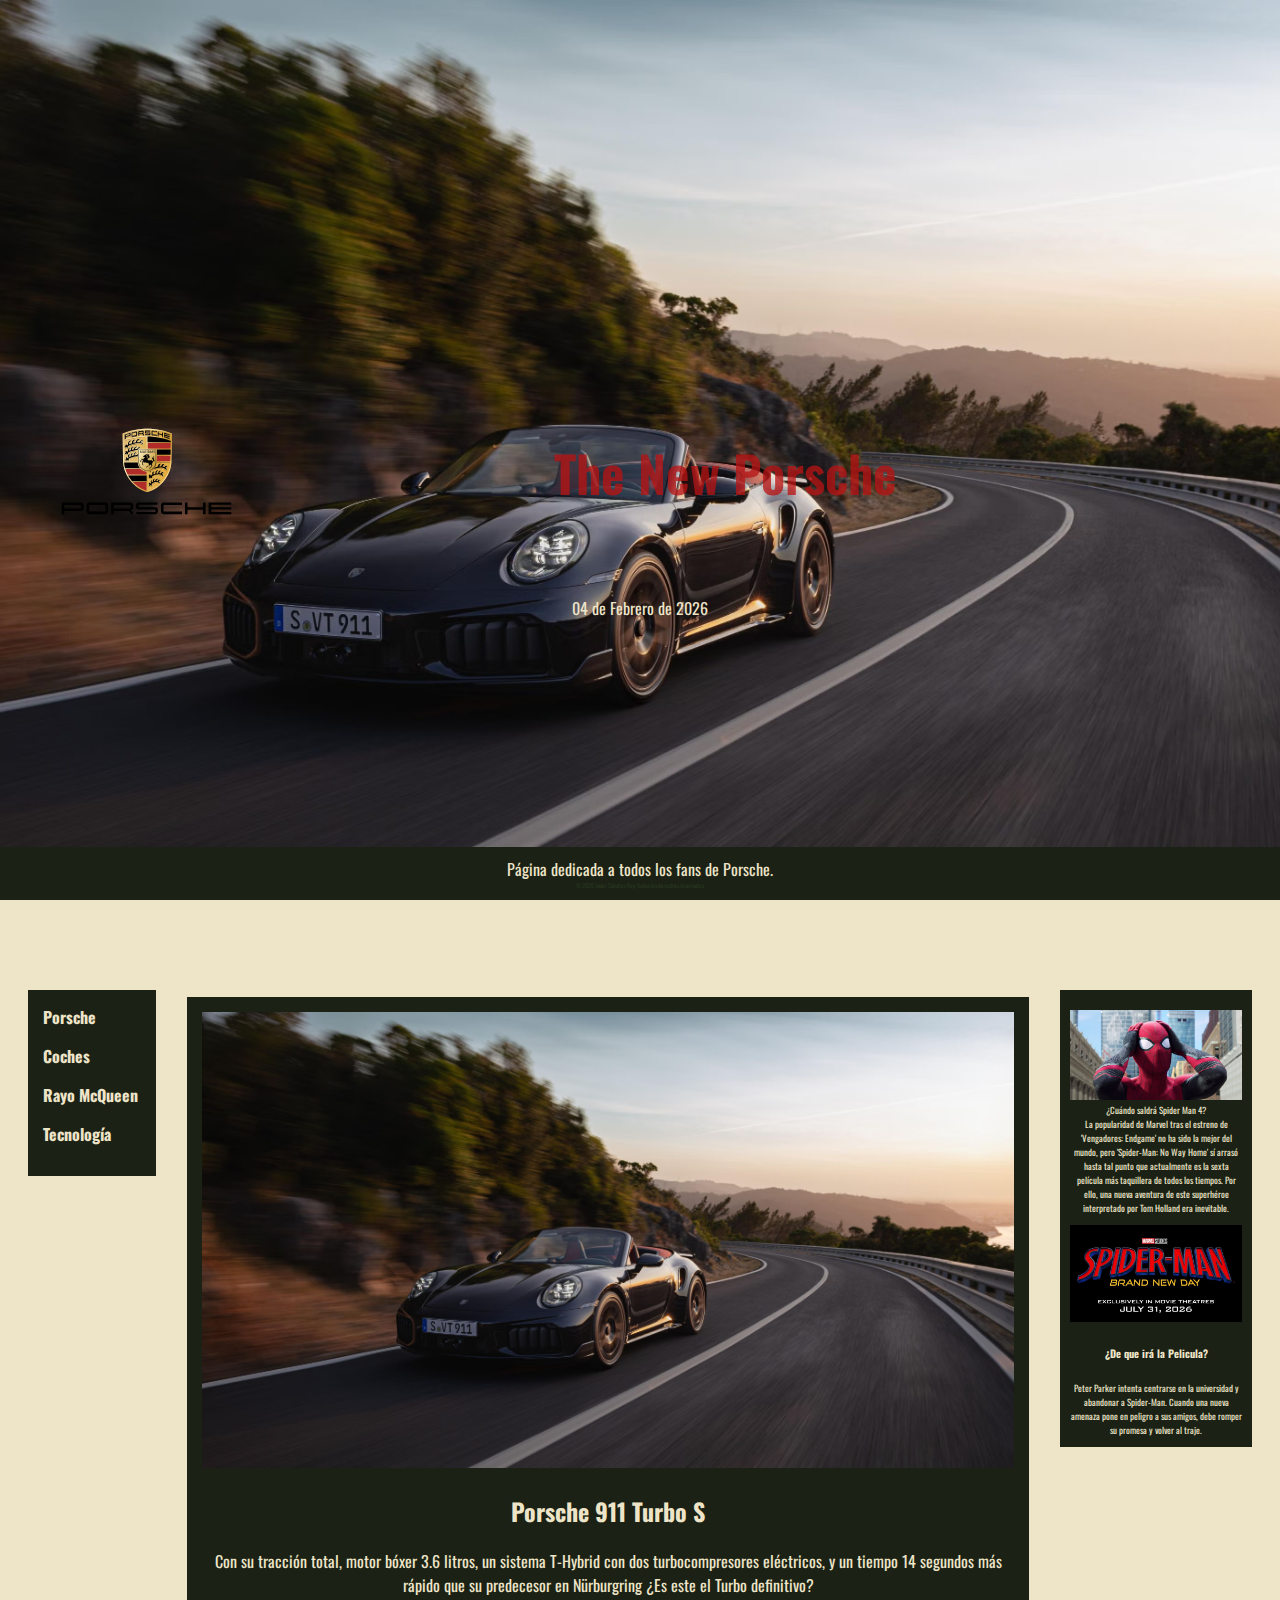
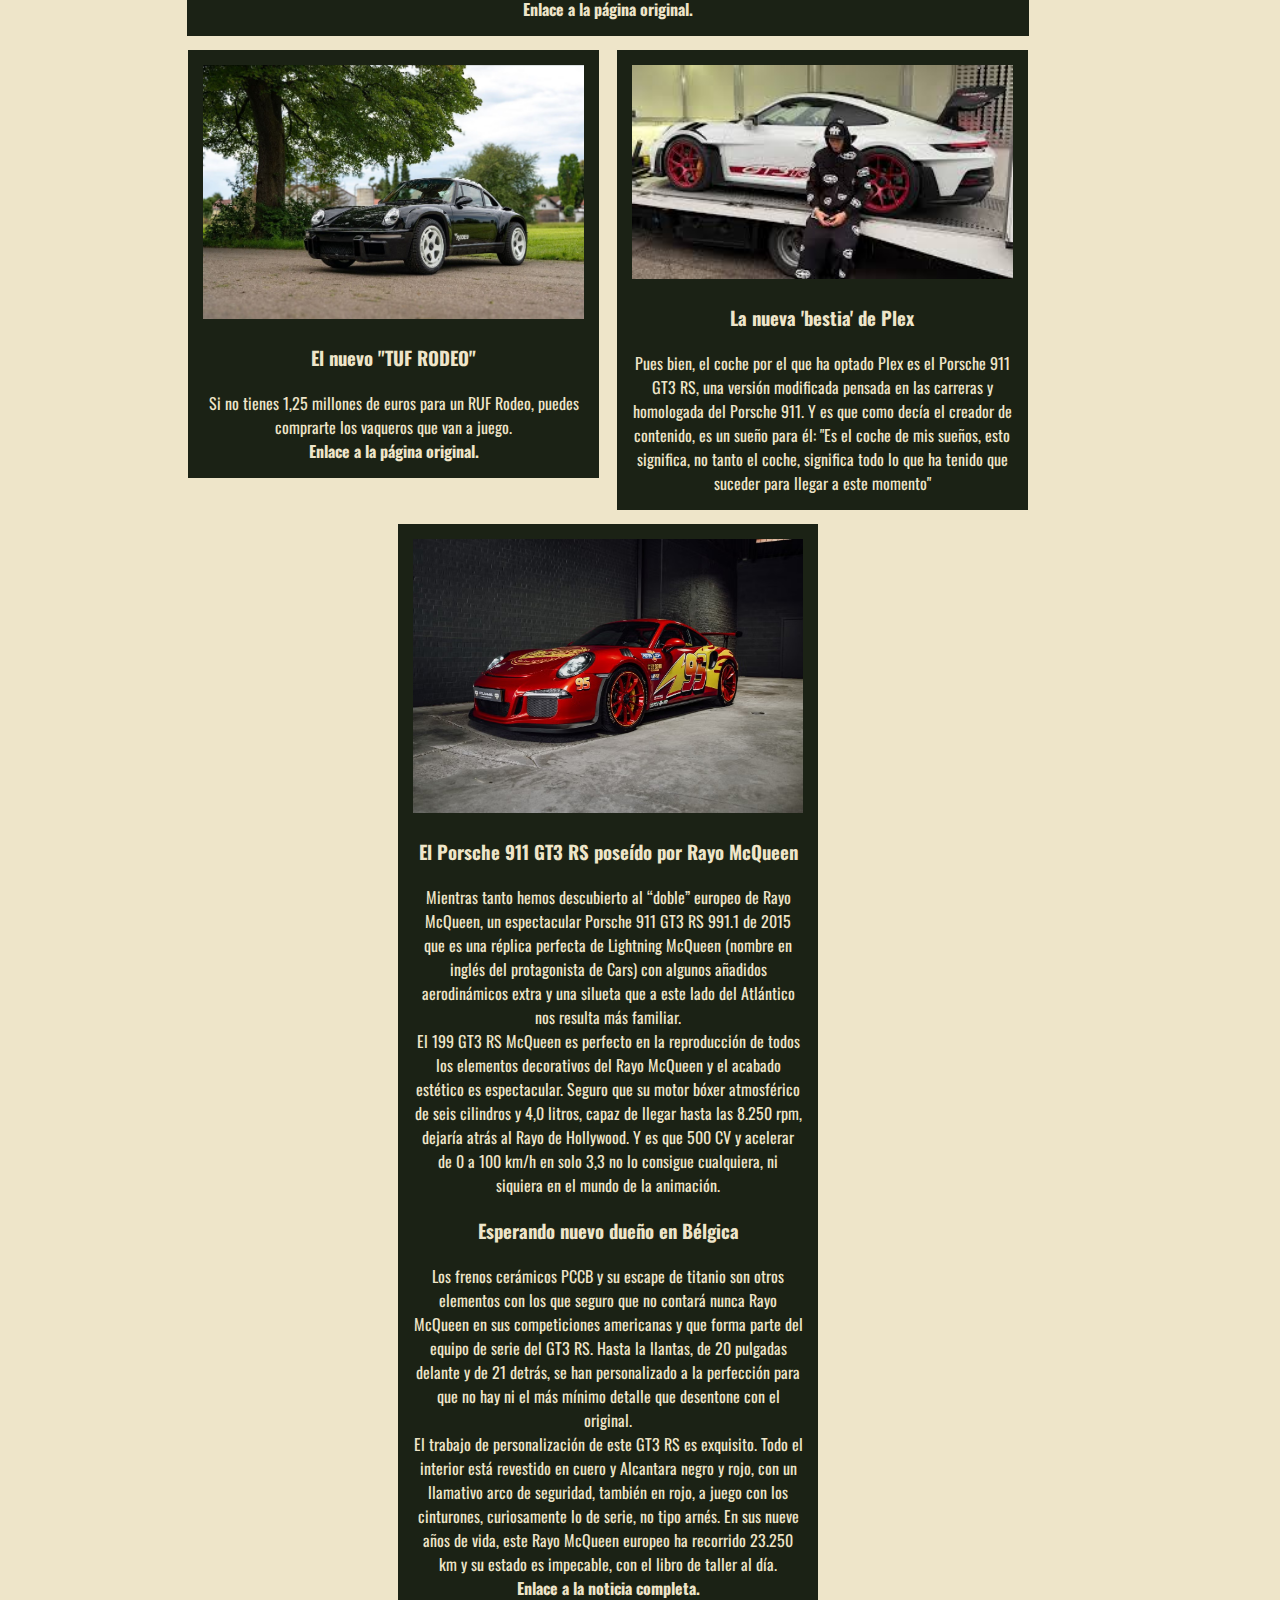
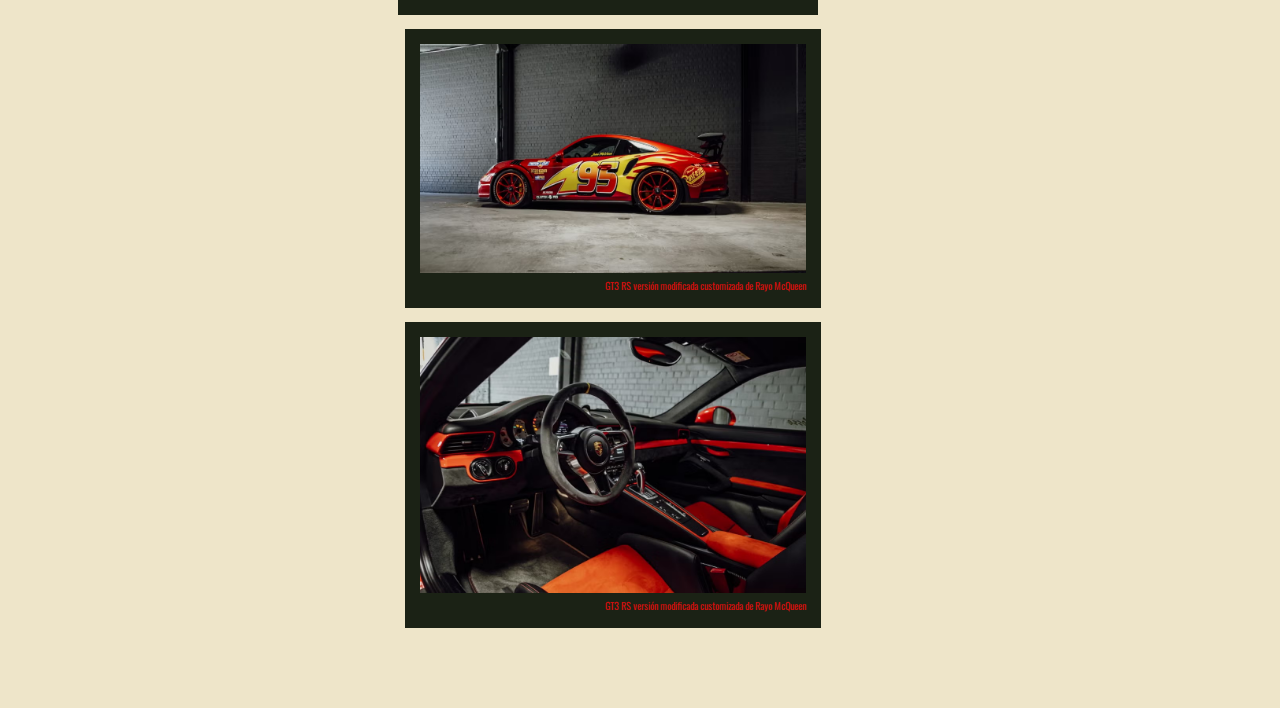
<file: Ejercicio4/index.html>
<!DOCTYPE html>
<html lang="es">
<head>
  <meta charset="UTF-8">
  
  <title>The New Porsche</title>
  
  <link rel="stylesheet" href="styles/styles.css">

  <link rel="shortcut icon" href="img/porsche-logo.svg" type="image/x-icon">
  <link href="https://fonts.googleapis.com/css2?family=Oswald:wght@200..700&display=swap" rel="stylesheet">

</head>
<body>

<header>
  <img src="img/porsche-logo.svg" alt="Logo">
  <h1>The New Porsche</h1>
  <p>04 de Febrero de 2026</p> <br>
</header>

<nav>
    <ul>
      <li><a href="#"> Porsche </a></li>
      <li><a href="#Coches"> Coches </a></li>
      <li><a href="#RayoMcQueen"> Rayo McQueen </a></li>
      <li><a href="#"> Tecnología </a></li>
    </ul>
</nav>


<main class="container">

    <article class="noticia">
      <img src="img/porsche-911-turbo-s-2026-8-68be9ce6d2203.avif" alt="El porsche 911 Turbo S 2026">
      <h2> Porsche 911 Turbo S </h2>
      <p>Con su tracción total, motor bóxer 3.6 litros, un sistema T-Hybrid con dos turbocompresores eléctricos, y un tiempo 14 segundos más rápido que su predecesor en Nürburgring ¿Es este el Turbo definitivo?</p>
      <a href="https://www.caranddriver.com/es/coches/novedades/a65945990/porsche-911-turbo-2026/" target="_blank"> Enlace a la página original.</a>
    </article>


    <section class="dos-noticias" id="Coches">
      <article class="noticia">
        <img src="img/ruf-rodeo-68a2d02fa5e2b.avif" alt="Noticia Tuf Rodeo">
        <h3>El nuevo "TUF RODEO"</h3>
        <p>Si no tienes 1,25 millones de euros para un RUF Rodeo, puedes comprarte los vaqueros que van a juego.</p>
        <a href="https://www.caranddriver.com/es/coches/planeta-motor/a65803265/si-no-tienes-125-millones-de-euros-para-un-ruf-rodeo-puedes-comprarte-los-vaqueros-que-van-a-juego/" target="_blank"> Enlace a la página original. </a>
      </article>


      <article class="noticia">
        <img src="img/plex 2.jpg" alt="La nueva 'bestia' de Plex">
        <h3> La nueva 'bestia' de Plex </h3>
        <p> Pues bien, el coche por el que ha optado Plex es el Porsche 911 GT3 RS, una versión modificada pensada en las carreras y homologada del Porsche 911. Y es que como decía el creador de contenido, es un sueño para él: "Es el coche de mis sueños, esto significa, no tanto el coche, significa todo lo que ha tenido que suceder para llegar a este momento" </p>
      </article>
    </section>

    <section class="bloque-final" id="RayoMcQueen">

      <article class="noticia">
        <img src="img/porsche-rayo-macqueen-66c195f27dfbb.avif" alt="Noticia_Porsche_McQueen">
        
        <h3>El Porsche 911 GT3 RS poseído por Rayo McQueen</h3>
        <p>Mientras tanto hemos descubierto al “doble” europeo de Rayo McQueen, un espectacular Porsche 911 GT3 RS 991.1 de 2015 que es una réplica perfecta de Lightning McQueen (nombre en inglés del protagonista de Cars) con algunos añadidos aerodinámicos extra y una silueta que a este lado del Atlántico nos resulta más familiar. <br>
        
        El 199 GT3 RS McQueen es perfecto en la reproducción de todos los elementos decorativos del Rayo McQueen y el acabado estético es espectacular. Seguro que su motor bóxer atmosférico de seis cilindros y 4,0 litros, capaz de llegar hasta las 8.250 rpm, dejaría atrás al Rayo de Hollywood. Y es que 500 CV y acelerar de 0 a 100 km/h en solo 3,3 no lo consigue cualquiera, ni siquiera en el mundo de la animación.
        </p>

        <h3> Esperando nuevo dueño en Bélgica </h3>

        <p>
          Los frenos cerámicos PCCB y su escape de titanio son otros elementos con los que seguro que no contará nunca Rayo McQueen en sus competiciones americanas y que forma parte del equipo de serie del GT3 RS. Hasta la llantas, de 20 pulgadas delante y de 21 detrás, se han personalizado a la perfección para que no hay ni el más mínimo detalle que desentone con el original. <br>

          El trabajo de personalización de este GT3 RS es exquisito. Todo el interior está revestido en cuero y Alcantara negro y rojo, con un llamativo arco de seguridad, también en rojo, a juego con los cinturones, curiosamente lo de serie, no tipo arnés. En sus nueve años de vida, este Rayo McQueen europeo ha recorrido 23.250 km y su estado es impecable, con el libro de taller al día.
        </p>

        <a href="https://www.caranddriver.com/es/estilo-de-vida/a61905389/porsche-911-gt3-rayo-mcqueen/" target="_blank"> Enlace a la noticia completa.</a>
      </article>

      <div class="derecha">
        <article class="noticia">
          <img src="img/porsche-rayo-macqueen-4-66c196a22b1dd.avif" alt="GT3 versión RayoMcQueen" >
            <figcaption>GT3 RS versión modificada customizada de Rayo McQueen</figcaption>
          
        </article>

        <article class="noticia">
          <img src="img/porsche-rayo-macqueen-6-66c1967c0312a.avif" alt="GT3 versión RayoMcQueen">
            <figcaption>GT3 RS versión modificada customizada de Rayo McQueen</figcaption>
        </article>
      </div>

    </section>

</main>

<aside>
    <img src="img/spiderMan publi.jpeg" alt="spiderMan_Publi">
    <p>¿Cuándo saldrá Spider Man 4?</p>

    <p> La popularidad de Marvel tras el estreno de 'Vengadores: Endgame' no ha sido la mejor del mundo, pero 'Spider-Man: No Way Home' sí arrasó hasta tal punto que actualmente es la sexta película más taquillera de todos los tiempos. Por ello, una nueva aventura de este superhéroe interpretado por Tom Holland era inevitable. </p>

    <a href="https://www.espinof.com/todo-lo-que-sabemos/spider-man-4-fecha-estreno-trailer-reparto-todo-que-sabemos-pelicula-marvel-tom-holland" target="_blank">
        <img src="img/spiderMan publi 2.jpeg" alt="spiderMan_Publi">
    </a>
    

    <h3> ¿De que irá la Pelicula? </h3>
    <p> Peter Parker intenta centrarse en la universidad y abandonar a Spider-Man. Cuando una nueva amenaza pone en peligro a sus amigos, debe romper su promesa y volver al traje. </p>
  </aside>

  <footer>
    <p> Página dedicada a todos los fans de Porsche. </p>
    <p class="derechos_reservados"> © 2026 Javier Sánchez Rey. Todos los derechos reservados</p>
  </footer>
</body>
</html>
</file>
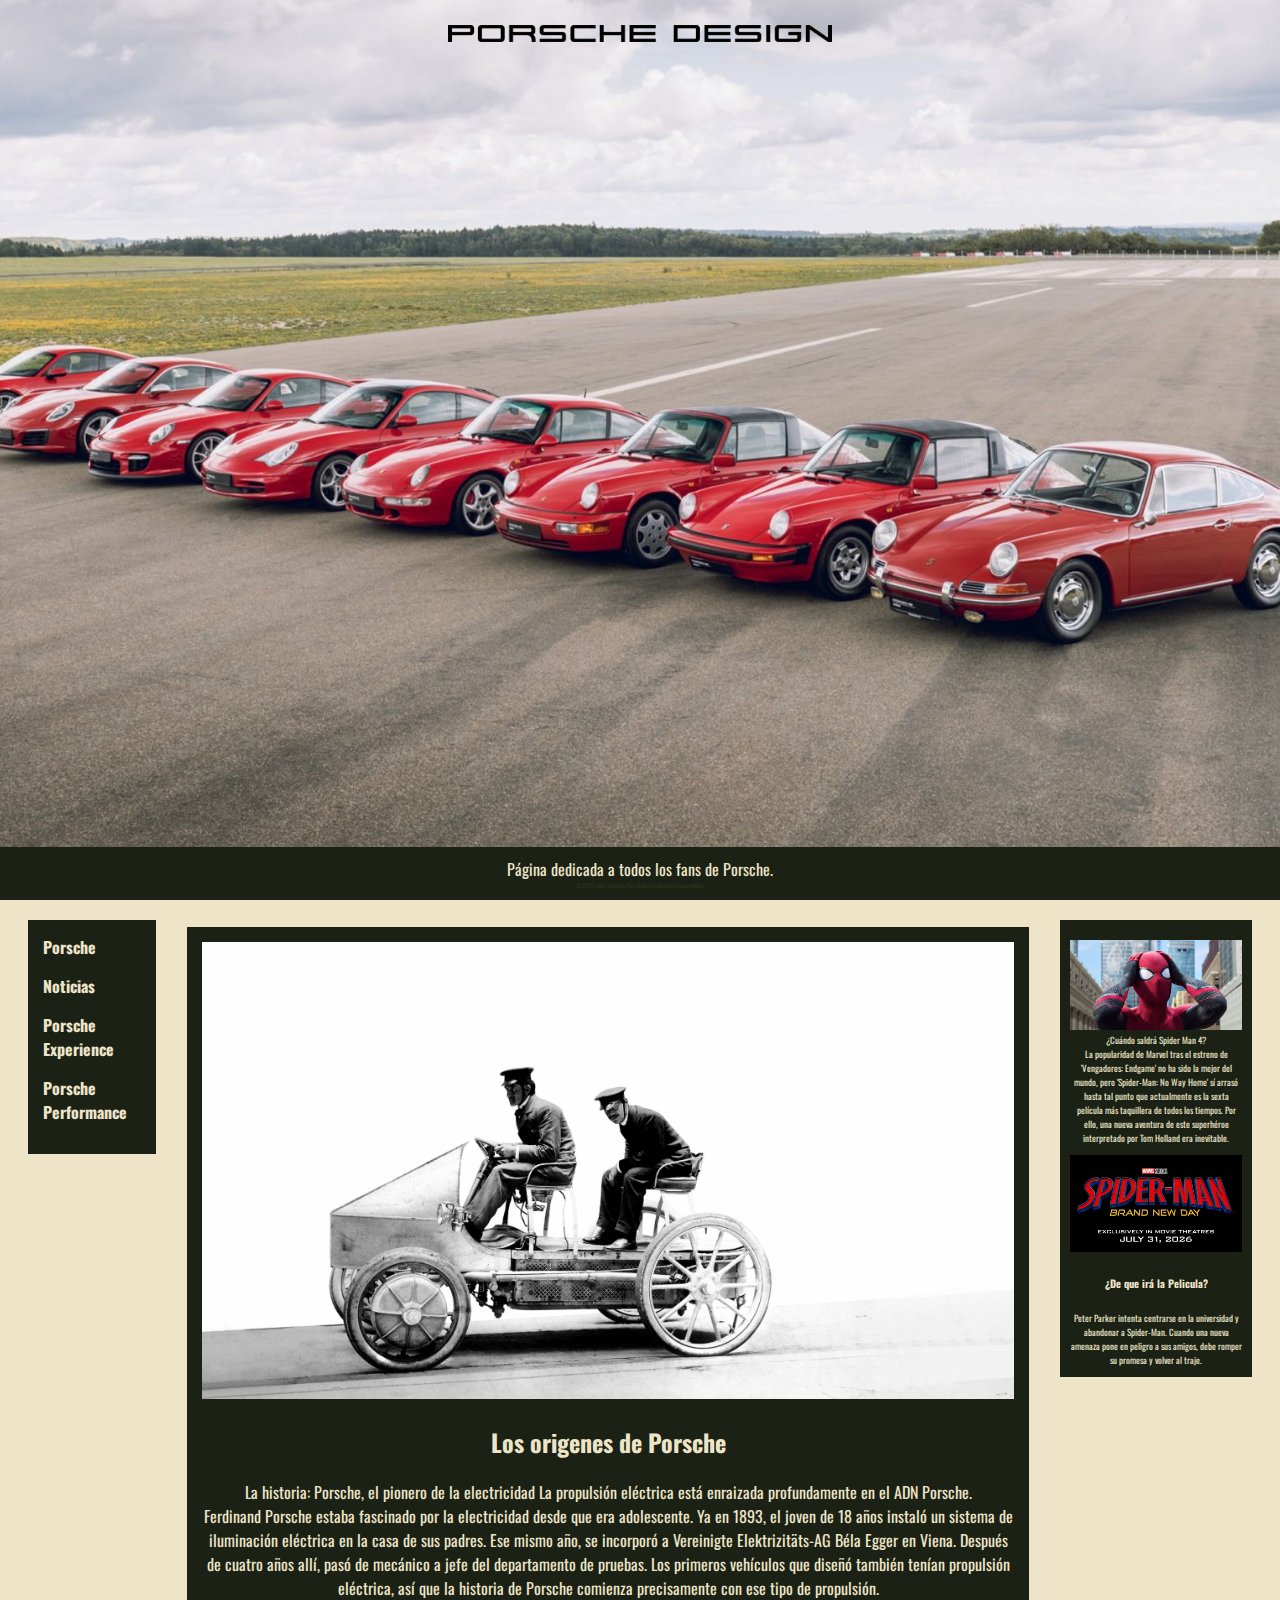
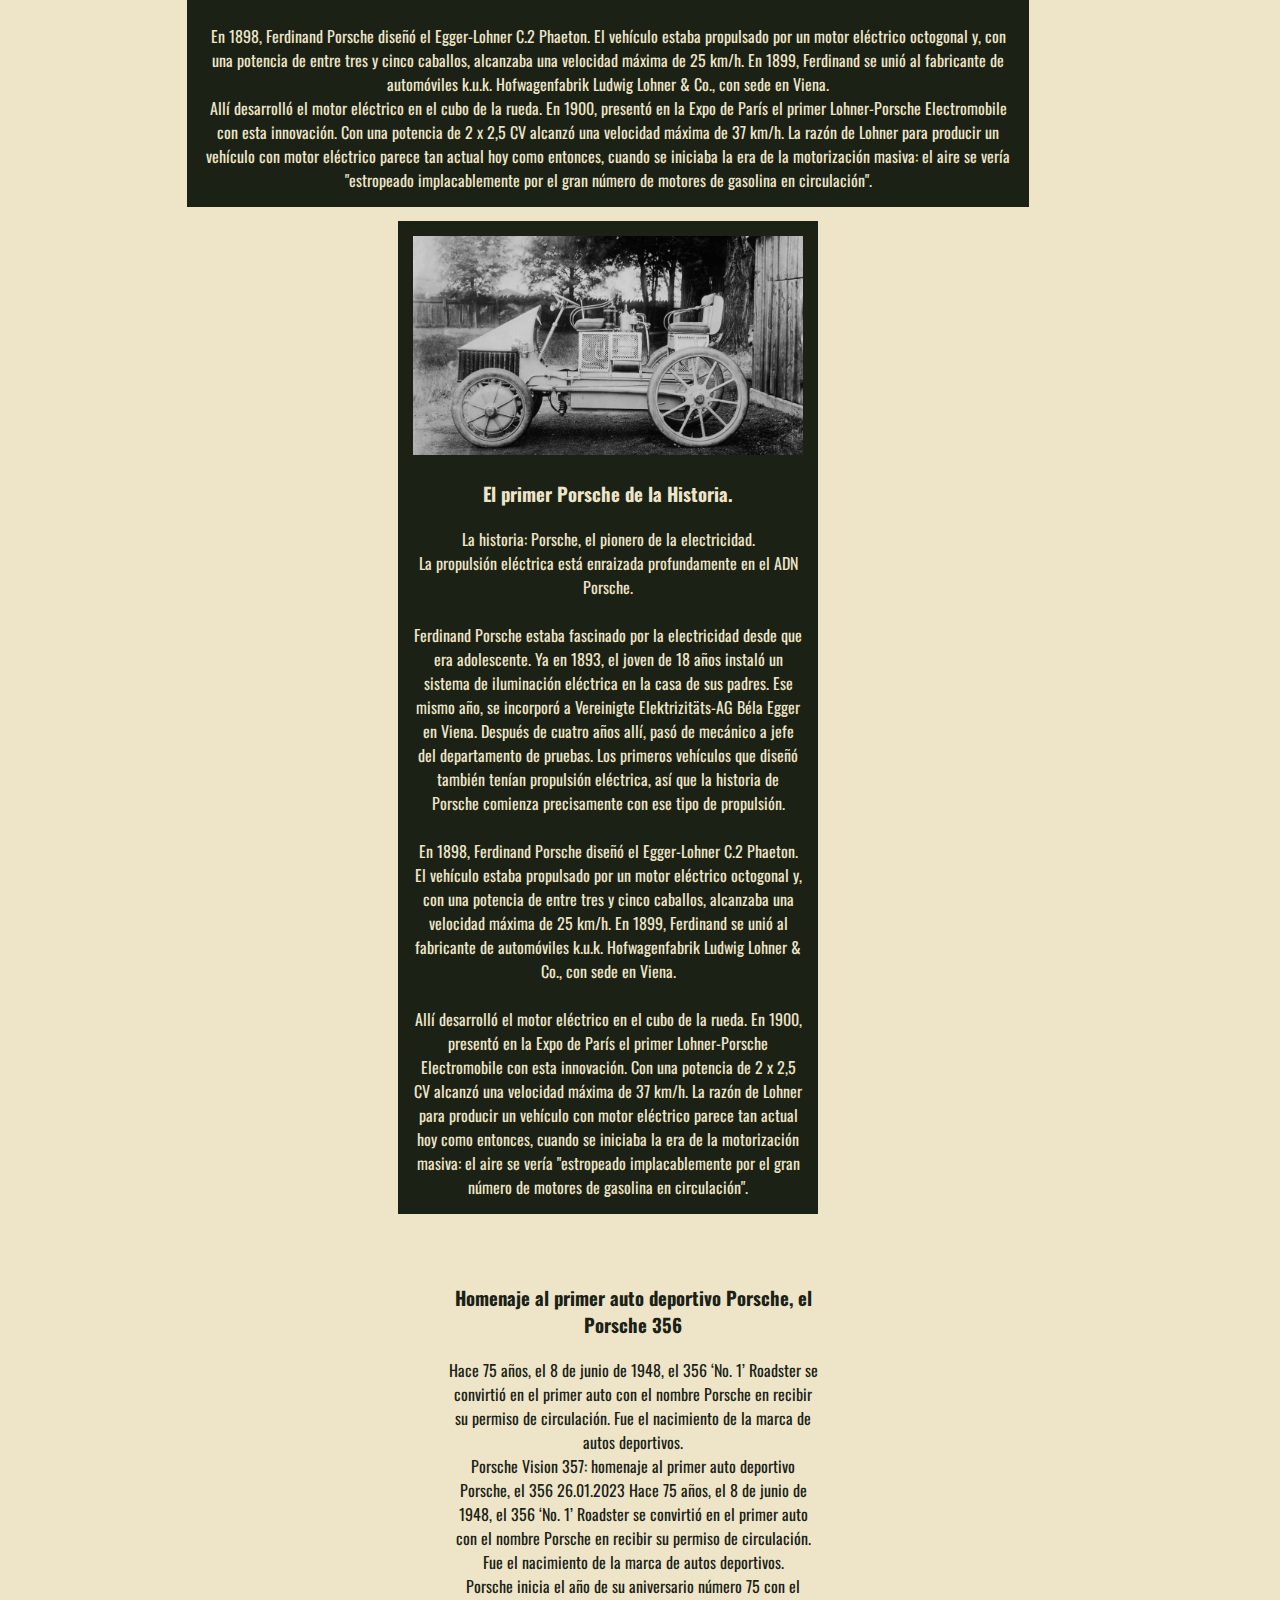
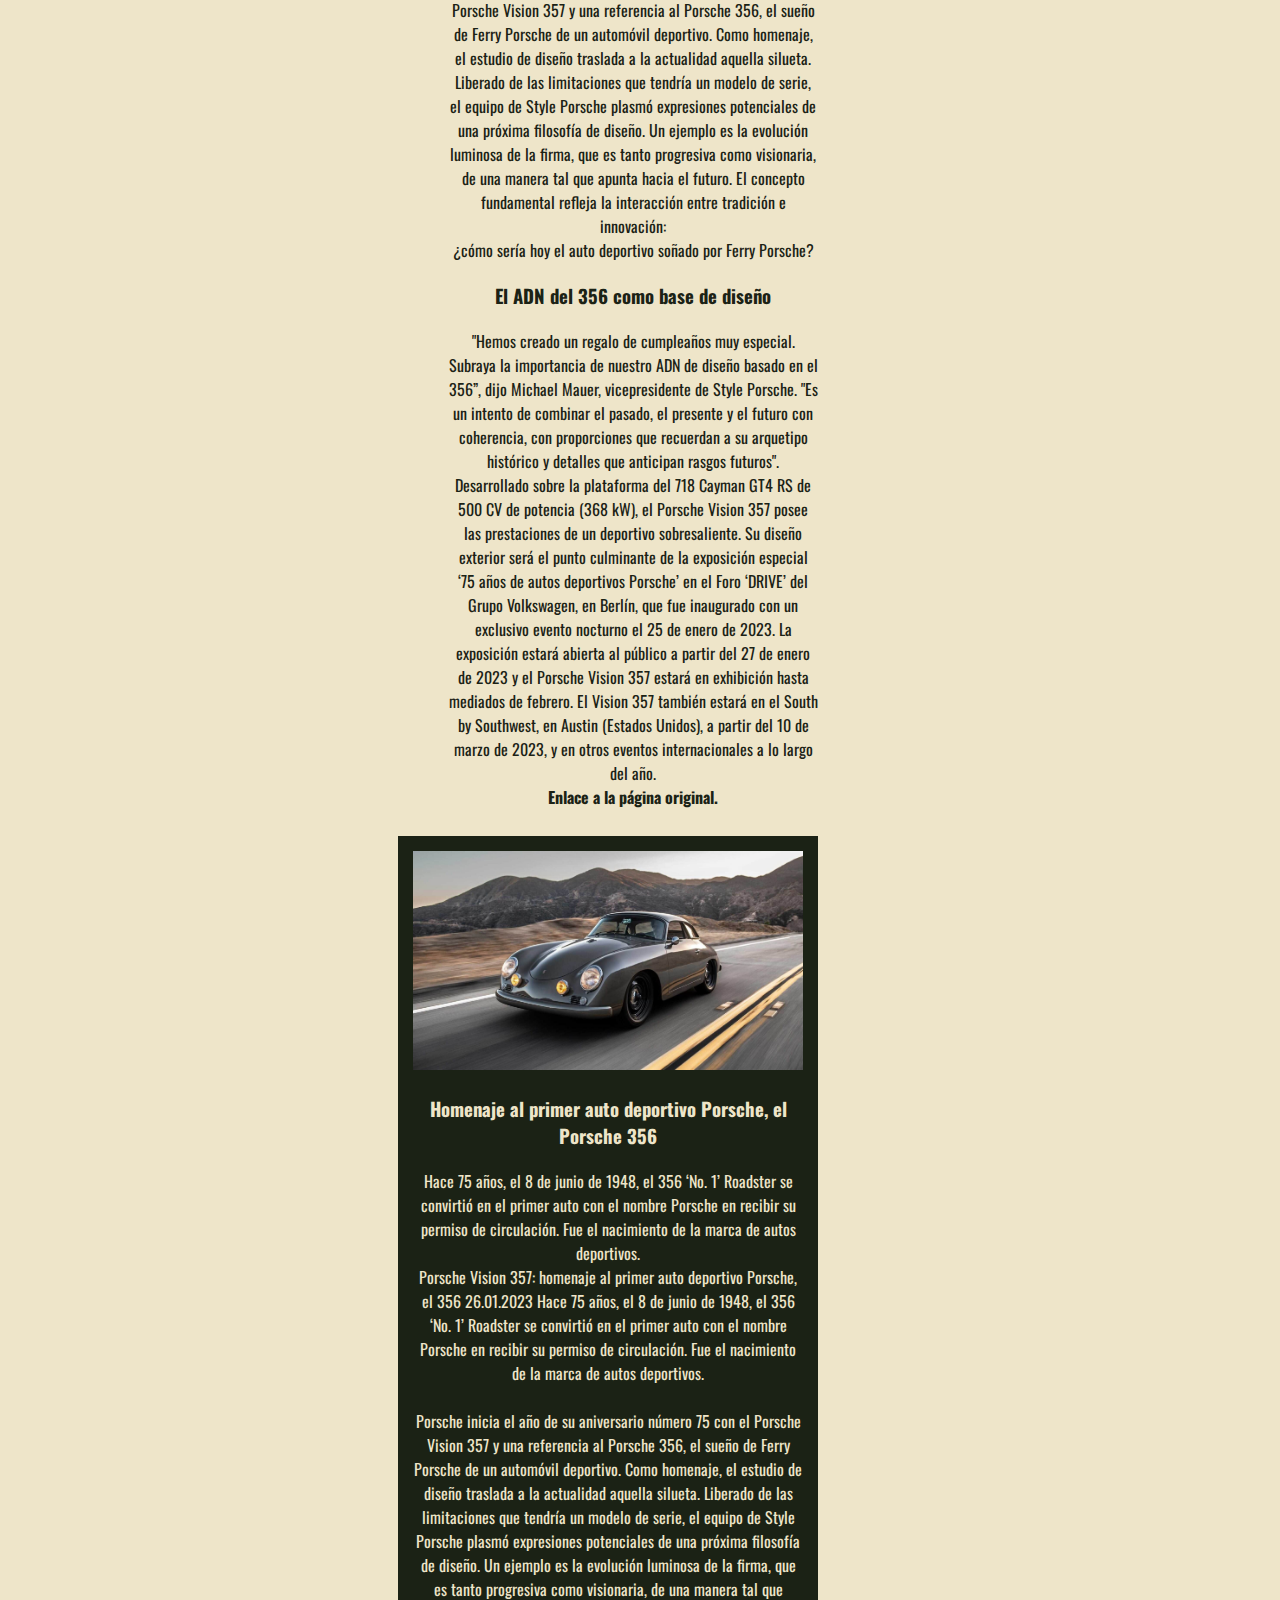
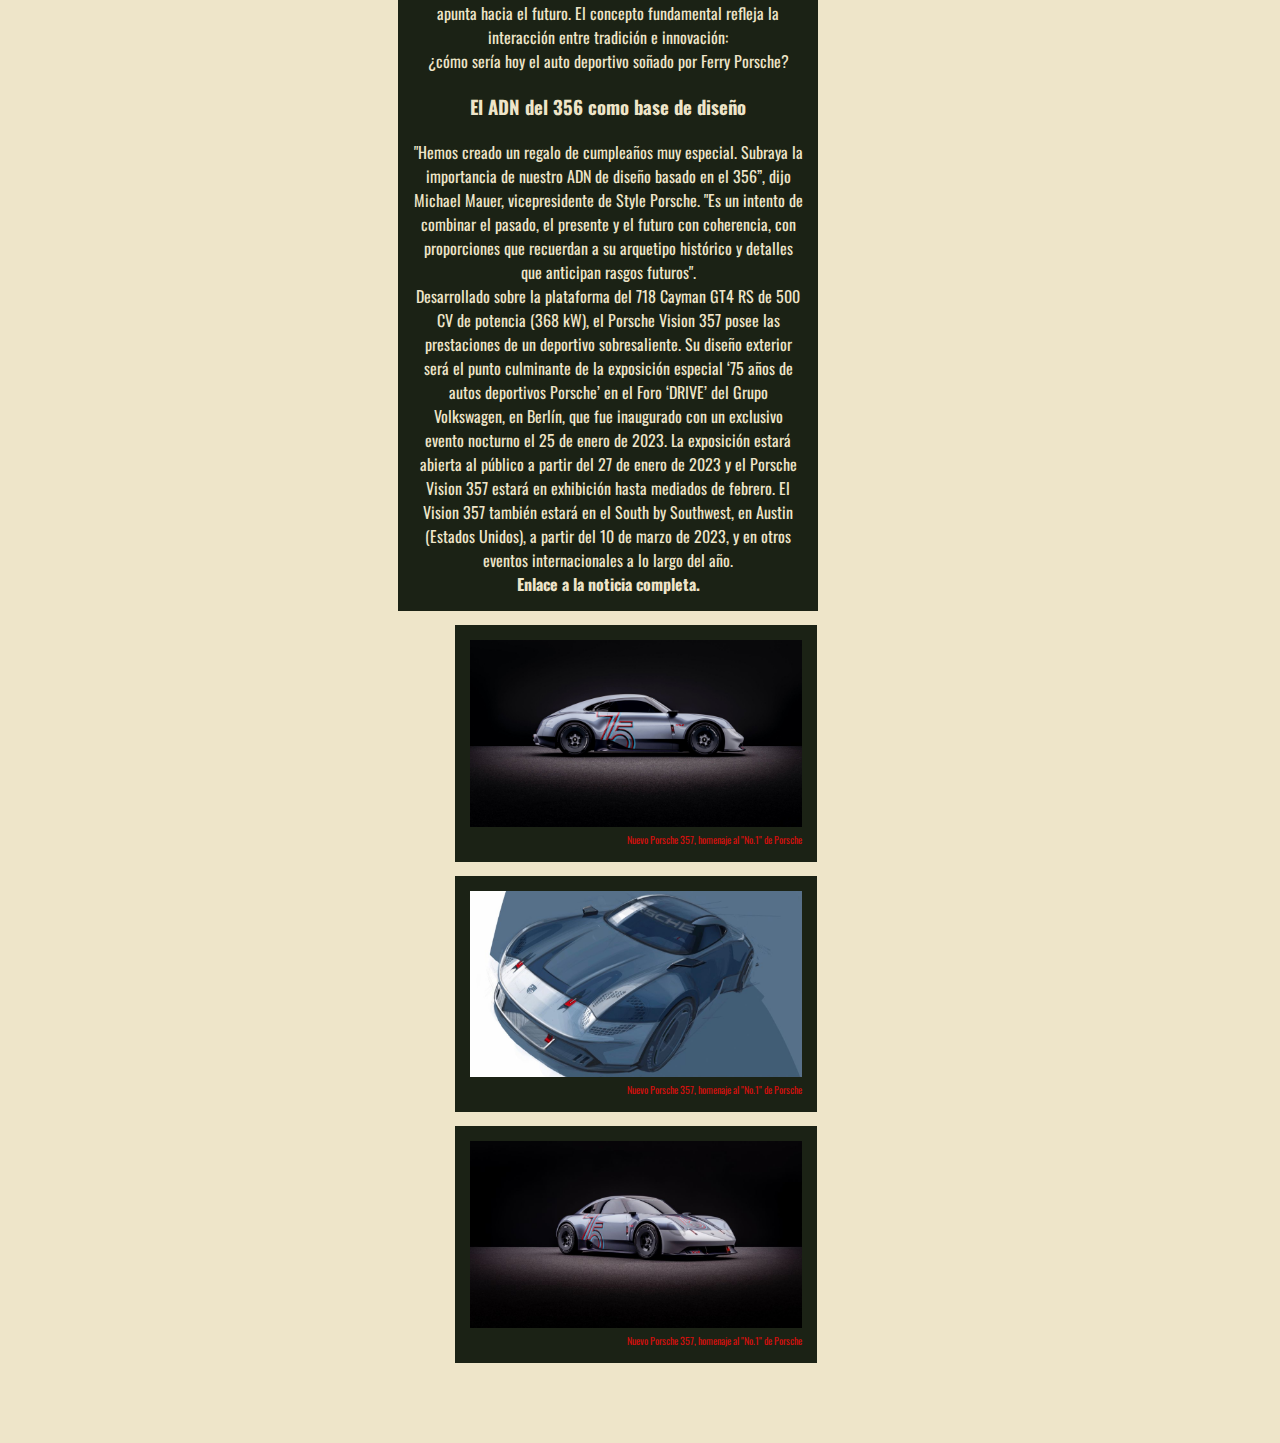
<file: Ejercicio_Porsche/pags/index.html>
<!DOCTYPE html>
<html lang="es">
<head>
    <meta charset="UTF-8">
    <meta name="viewport" content="width=device-width, initial-scale=1.0">

    <title>Porsche Bloc</title>

      <link rel="stylesheet" href="../styles/indexStyles.css">
      <link rel="stylesheet" href="../styles/stylesRepetidos.css">

  <meta name="description" content="Página dedicada a todos los fans de Porsche">

  <link rel="shortcut icon" href="../img/porsche-2.svg" type="image/x-icon">
  <link href="https://fonts.googleapis.com/css2?family=Oswald:wght@200..700&display=swap" rel="stylesheet">

</head>

<body>
    
<header></header>

    <div class="posicionamiento-titulo">
      <a href="index.html">
            <img src="../img/Porshce Design.png" alt="Logo">
      </a>  
    </div>

    <nav>
        <ul>
        <li><a href="index.html"> Porsche </a></li>
        <li><a href="noticias.html"> Noticias </a></li>
        <li><a href="formulario.html"> Porsche Experience </a></li>
        <li><a href="tabla.html"> Porsche Performance </a></li>
        </ul>
    </nav>


<main class="container">

    <article class="noticia">
      <img src="../img/primer porsche.jpg" alt="El primer Porsche de la historia">
      <h2> Los origenes de Porsche </h2>
      <p>
        La historia: Porsche, el pionero de la electricidad
        La propulsión eléctrica está enraizada profundamente en el ADN Porsche. <br>
        Ferdinand Porsche estaba fascinado por la electricidad desde que era adolescente. Ya en 1893, el joven de 18 años instaló un sistema de iluminación eléctrica en la casa de sus padres. Ese mismo año, se incorporó a Vereinigte Elektrizitäts-AG Béla Egger en Viena. Después de cuatro años allí, pasó de mecánico a jefe del departamento de pruebas. Los primeros vehículos que diseñó también tenían propulsión eléctrica, así que la historia de Porsche comienza precisamente con ese tipo de propulsión. <br>
        <br>
        En 1898, Ferdinand Porsche diseñó el Egger-Lohner C.2 Phaeton. El vehículo estaba propulsado por un motor eléctrico octogonal y, con una potencia de entre tres y cinco caballos, alcanzaba una velocidad máxima de 25 km/h. En 1899, Ferdinand se unió al fabricante de automóviles k.u.k. Hofwagenfabrik Ludwig Lohner & Co., con sede en Viena. <br>
        Allí desarrolló el motor eléctrico en el cubo de la rueda. En 1900, presentó en la Expo de París el primer Lohner-Porsche Electromobile con esta innovación. Con una potencia de 2 x 2,5 CV alcanzó una velocidad máxima de 37 km/h. La razón de Lohner para producir un vehículo con motor eléctrico parece tan actual hoy como entonces, cuando se iniciaba la era de la motorización masiva: el aire se vería "estropeado implacablemente por el gran número de motores de gasolina en circulación".</p>
    </article>

    <section class="segunda-seccion">

      <article class="noticia">
        <img src="../img/Primer Coche Porsche.jpg" alt="Noticia_Porsche_McQueen">
        
        <h3>El primer Porsche de la Historia.</h3>
        <p>
            La historia: Porsche, el pionero de la electricidad. <br>
            La propulsión eléctrica está enraizada profundamente en el ADN Porsche. <br>
            <br>
            Ferdinand Porsche estaba fascinado por la electricidad desde que era adolescente. Ya en 1893, el joven de 18 años instaló un sistema de iluminación eléctrica en la casa de sus padres. Ese mismo año, se incorporó a Vereinigte Elektrizitäts-AG Béla Egger en Viena. Después de cuatro años allí, pasó de mecánico a jefe del departamento de pruebas. Los primeros vehículos que diseñó también tenían propulsión eléctrica, así que la historia de Porsche comienza precisamente con ese tipo de propulsión. <br>
<br>
            En 1898, Ferdinand Porsche diseñó el Egger-Lohner C.2 Phaeton. El vehículo estaba propulsado por un motor eléctrico octogonal y, con una potencia de entre tres y cinco caballos, alcanzaba una velocidad máxima de 25 km/h. En 1899, Ferdinand se unió al fabricante de automóviles k.u.k. Hofwagenfabrik Ludwig Lohner & Co., con sede en Viena.  <br>
<br>
            Allí desarrolló el motor eléctrico en el cubo de la rueda. En 1900, presentó en la Expo de París el primer Lohner-Porsche Electromobile con esta innovación. Con una potencia de 2 x 2,5 CV alcanzó una velocidad máxima de 37 km/h. La razón de Lohner para producir un vehículo con motor eléctrico parece tan actual hoy como entonces, cuando se iniciaba la era de la motorización masiva: el aire se vería "estropeado implacablemente por el gran número de motores de gasolina en circulación".
        </p>
      </article>

      <article class="derecha">
        <h3>Homenaje al primer auto deportivo Porsche, el Porsche 356</h3>
            <p>Hace 75 años, el 8 de junio de 1948, el 356 ‘No. 1’ Roadster se convirtió en el primer auto con el nombre Porsche en recibir su permiso de circulación. Fue el nacimiento de la marca de autos deportivos. <br>
            
            Porsche Vision 357: homenaje al primer auto deportivo Porsche, el 356
            26.01.2023
            Hace 75 años, el 8 de junio de 1948, el 356 ‘No. 1’ Roadster se convirtió en el primer auto con el nombre Porsche en recibir su permiso de circulación. Fue el nacimiento de la marca de autos deportivos. <br>

            Porsche inicia el año de su aniversario número 75 con el Porsche Vision 357 y una referencia al Porsche 356, el sueño de Ferry Porsche de un automóvil deportivo. Como homenaje, el estudio de diseño traslada a la actualidad aquella silueta. Liberado de las limitaciones que tendría un modelo de serie, el equipo de Style Porsche plasmó expresiones potenciales de una próxima filosofía de diseño. Un ejemplo es la evolución luminosa de la firma, que es tanto progresiva como visionaria, de una manera tal que apunta hacia el futuro. El concepto fundamental refleja la interacción entre tradición e innovación: <br> ¿cómo sería hoy el auto deportivo soñado por Ferry Porsche?
            </p>

            <h3> El ADN del 356 como base de diseño </h3>

            <p>
            "Hemos creado un regalo de cumpleaños muy especial. Subraya la importancia de nuestro ADN de diseño basado en el 356”, dijo Michael Mauer, vicepresidente de Style Porsche. "Es un intento de combinar el pasado, el presente y el futuro con coherencia, con proporciones que recuerdan a su arquetipo histórico y detalles que anticipan rasgos futuros". <br>

            Desarrollado sobre la plataforma del 718 Cayman GT4 RS de 500 CV de potencia (368 kW), el Porsche Vision 357 posee las prestaciones de un deportivo sobresaliente. Su diseño exterior será el punto culminante de la exposición especial ‘75 años de autos deportivos Porsche’ en el Foro ‘DRIVE’ del Grupo Volkswagen, en Berlín, que fue inaugurado con un exclusivo evento nocturno el 25 de enero de 2023. La exposición estará abierta al público a partir del 27 de enero de 2023 y el Porsche Vision 357 estará en exhibición hasta mediados de febrero. El Vision 357 también estará en el South by Southwest, en Austin (Estados Unidos), a partir del 10 de marzo de 2023, y en otros eventos internacionales a lo largo del año.
            </p>

            <a href="https://newsroom.porsche.com/es_ES/historia/2019/es-history-pionero-motor-electrico-18684.html" target="_blank"> Enlace a la página original.</a>
        </article>
    </section>

    <section class="bloque-final" id="RayoMcQueen">

      <article class="noticia">
        <img src="../img/Porsche 356.jpg" alt="Noticia_Porsche_McQueen">
        
        <h3>Homenaje al primer auto deportivo Porsche, el Porsche 356</h3>
        <p>Hace 75 años, el 8 de junio de 1948, el 356 ‘No. 1’ Roadster se convirtió en el primer auto con el nombre Porsche en recibir su permiso de circulación. Fue el nacimiento de la marca de autos deportivos. <br>
        
        Porsche Vision 357: homenaje al primer auto deportivo Porsche, el 356
        26.01.2023
        Hace 75 años, el 8 de junio de 1948, el 356 ‘No. 1’ Roadster se convirtió en el primer auto con el nombre Porsche en recibir su permiso de circulación. Fue el nacimiento de la marca de autos deportivos. <br>
<br>
        Porsche inicia el año de su aniversario número 75 con el Porsche Vision 357 y una referencia al Porsche 356, el sueño de Ferry Porsche de un automóvil deportivo. Como homenaje, el estudio de diseño traslada a la actualidad aquella silueta. Liberado de las limitaciones que tendría un modelo de serie, el equipo de Style Porsche plasmó expresiones potenciales de una próxima filosofía de diseño. Un ejemplo es la evolución luminosa de la firma, que es tanto progresiva como visionaria, de una manera tal que apunta hacia el futuro. El concepto fundamental refleja la interacción entre tradición e innovación: <br> ¿cómo sería hoy el auto deportivo soñado por Ferry Porsche?
        </p>

        <h3> El ADN del 356 como base de diseño </h3>

        <p>
          "Hemos creado un regalo de cumpleaños muy especial. Subraya la importancia de nuestro ADN de diseño basado en el 356”, dijo Michael Mauer, vicepresidente de Style Porsche. "Es un intento de combinar el pasado, el presente y el futuro con coherencia, con proporciones que recuerdan a su arquetipo histórico y detalles que anticipan rasgos futuros". <br>

          Desarrollado sobre la plataforma del 718 Cayman GT4 RS de 500 CV de potencia (368 kW), el Porsche Vision 357 posee las prestaciones de un deportivo sobresaliente. Su diseño exterior será el punto culminante de la exposición especial ‘75 años de autos deportivos Porsche’ en el Foro ‘DRIVE’ del Grupo Volkswagen, en Berlín, que fue inaugurado con un exclusivo evento nocturno el 25 de enero de 2023. La exposición estará abierta al público a partir del 27 de enero de 2023 y el Porsche Vision 357 estará en exhibición hasta mediados de febrero. El Vision 357 también estará en el South by Southwest, en Austin (Estados Unidos), a partir del 10 de marzo de 2023, y en otros eventos internacionales a lo largo del año.
        </p>

        <a href="https://newsroom.porsche.com/es/2023/vehiculos/PLA-porsche-vision-357-75-aniversario-prototipo-homenaje-356-31062.html" target="_blank"> Enlace a la noticia completa.</a>
      </article>

      <div class="derecha">
        <article class="noticia">
          <img src="../img/Porsche 356 2026.jpeg" alt="Porsche 357" >
            <figcaption> Nuevo Porsche 357, homenaje al "No.1" de Porsche </figcaption>
          
        </article>
        
        <article class="noticia">
          <img src="../img/Porsche 356 2026 2.jpg" alt="Porsche 357" >
            <figcaption> Nuevo Porsche 357, homenaje al "No.1" de Porsche </figcaption>
          
        </article>

        <article class="noticia">
          <img src="../img/Porsche 356 2026 3.jpeg" alt="Porsche 357">
            <figcaption> Nuevo Porsche 357, homenaje al "No.1" de Porsche </figcaption>
        </article>
      </div>

    </section>
    
</main>

<aside>
    <img src="../img/spiderMan publi.jpeg" alt="spiderMan_Publi">
    <p>¿Cuándo saldrá Spider Man 4?</p>

    <p> La popularidad de Marvel tras el estreno de 'Vengadores: Endgame' no ha sido la mejor del mundo, pero 'Spider-Man: No Way Home' sí arrasó hasta tal punto que actualmente es la sexta película más taquillera de todos los tiempos. Por ello, una nueva aventura de este superhéroe interpretado por Tom Holland era inevitable. </p>

    <a href="https://www.espinof.com/todo-lo-que-sabemos/spider-man-4-fecha-estreno-trailer-reparto-todo-que-sabemos-pelicula-marvel-tom-holland" target="_blank">
        <img src="../img/spiderMan publi 2.jpeg" alt="spiderMan_Publi">
    </a>
    

    <h3> ¿De que irá la Pelicula? </h3>
    <p> Peter Parker intenta centrarse en la universidad y abandonar a Spider-Man. Cuando una nueva amenaza pone en peligro a sus amigos, debe romper su promesa y volver al traje. </p>
  </aside>

  <footer>
    <p> Página dedicada a todos los fans de Porsche. </p>
    <p class="derechos_reservados"> © 2026 Javier Sánchez Rey. Todos los derechos reservados</p>
  </footer>

</body>
</html>
</file>
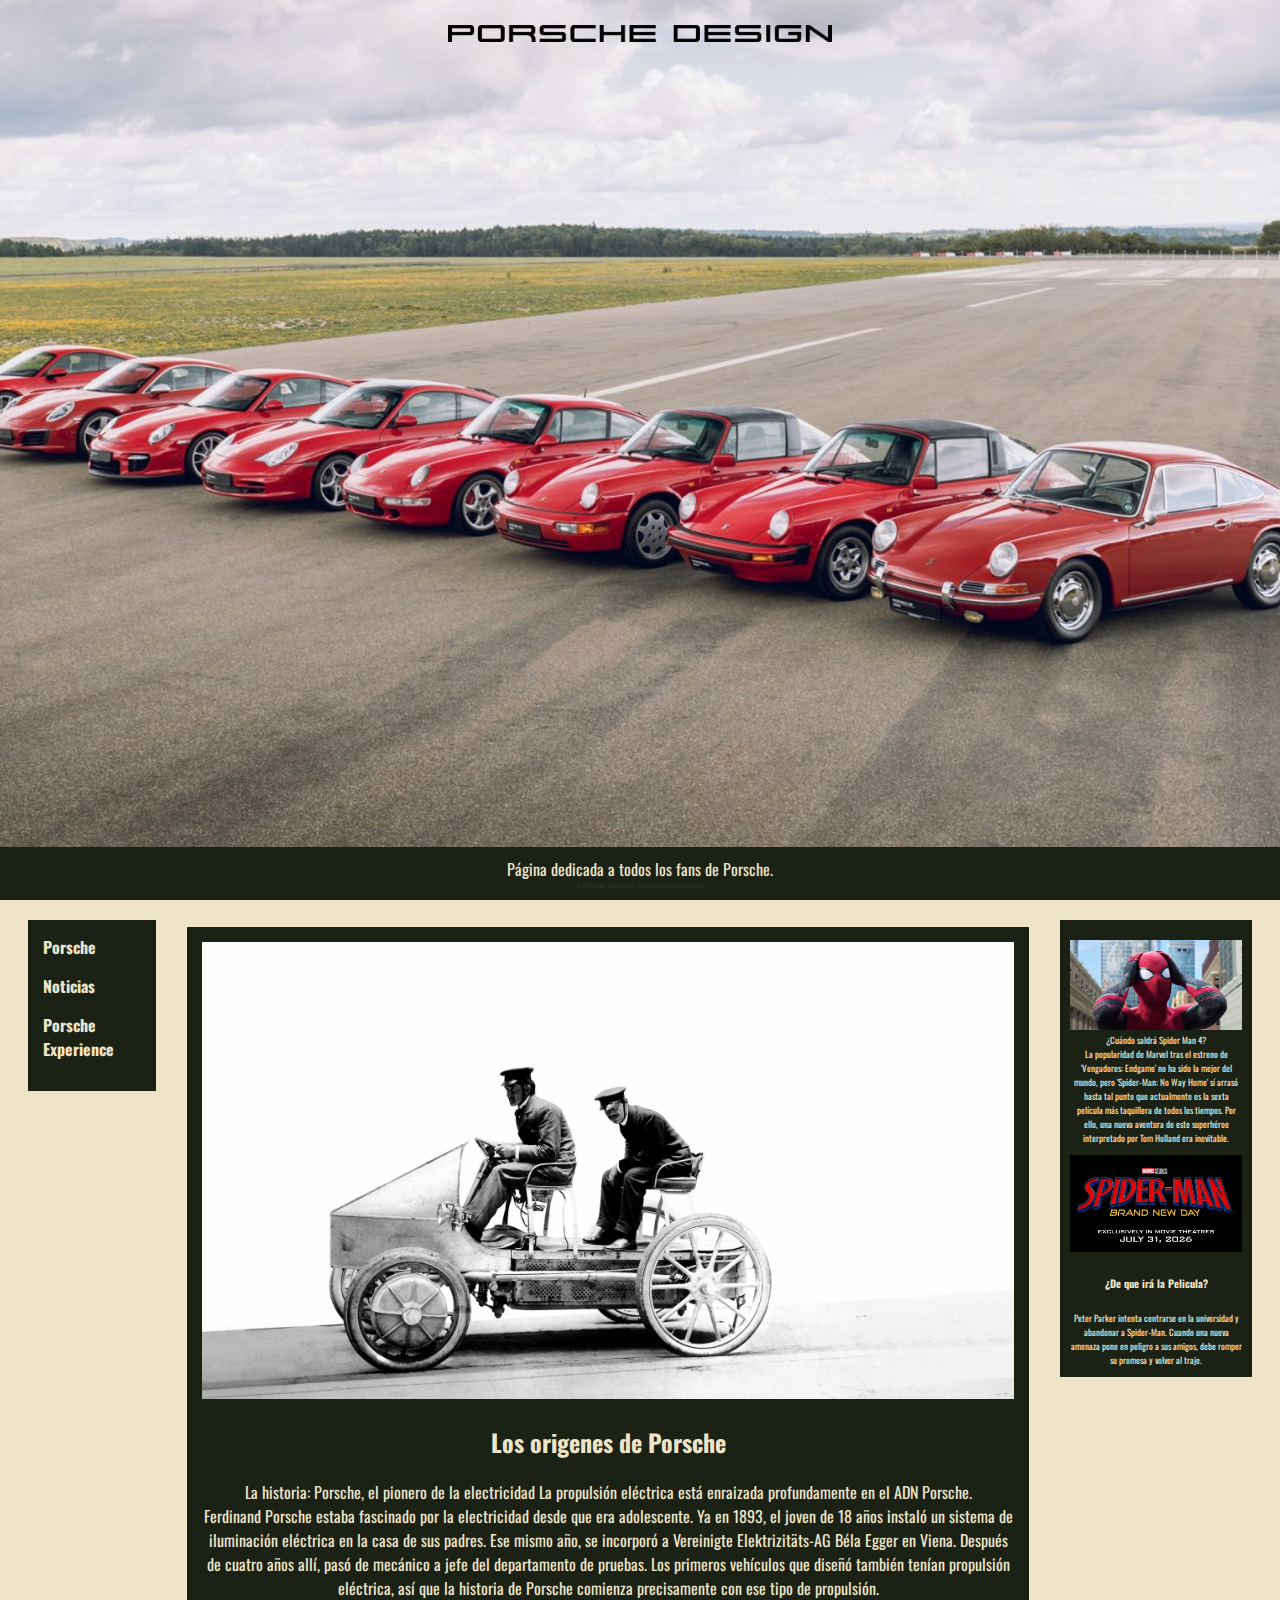
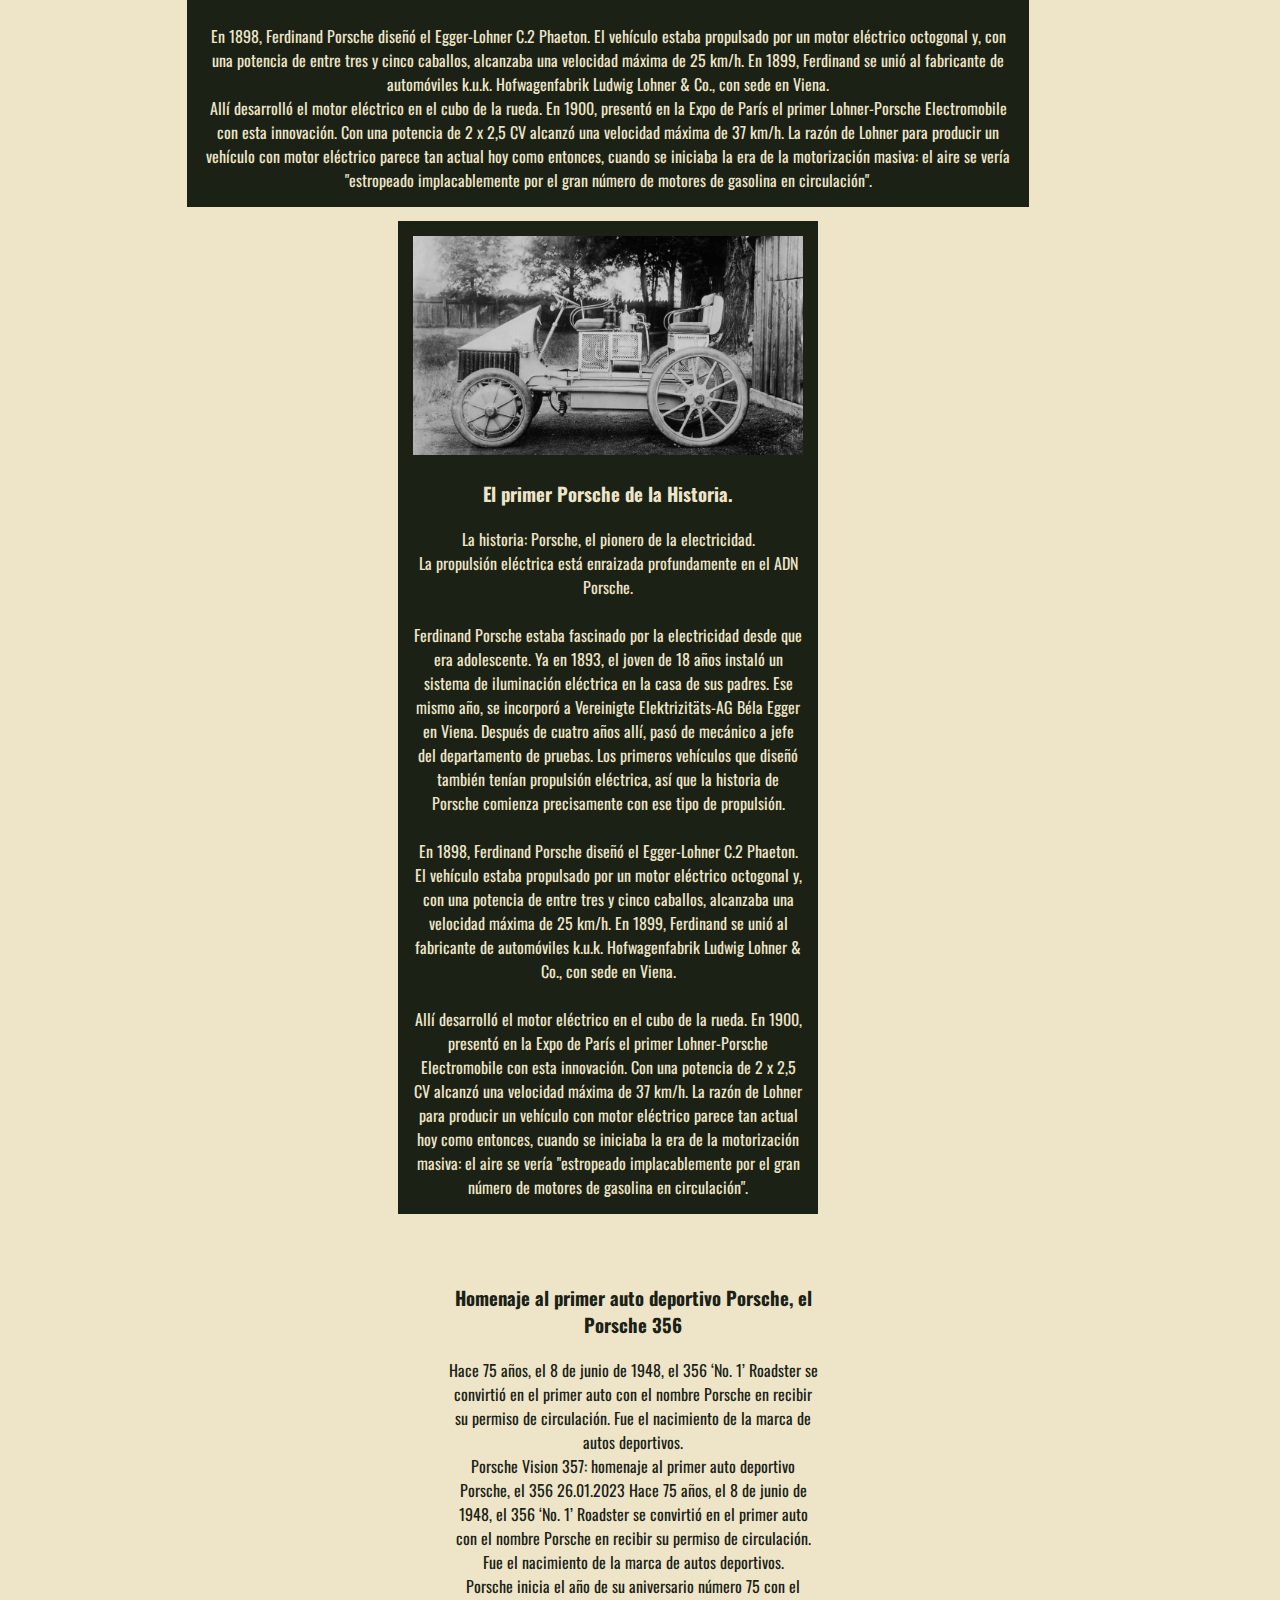
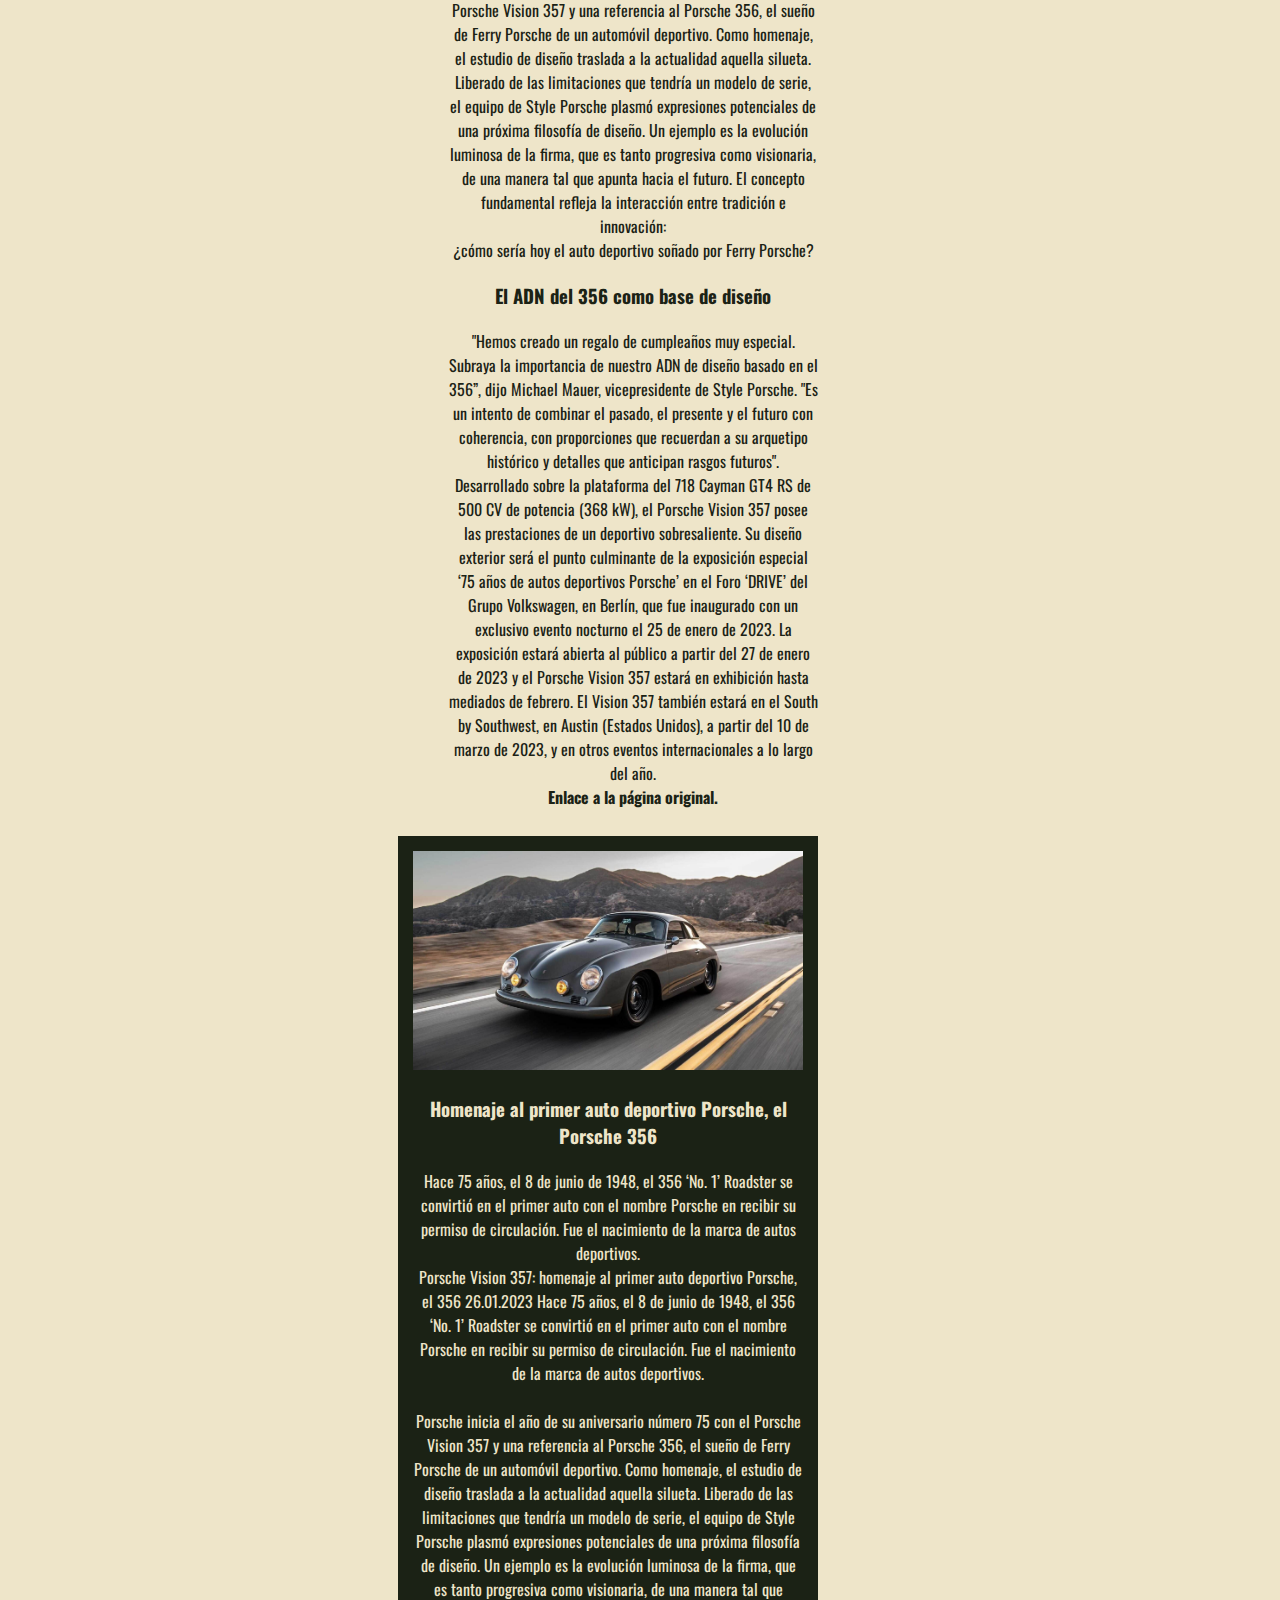
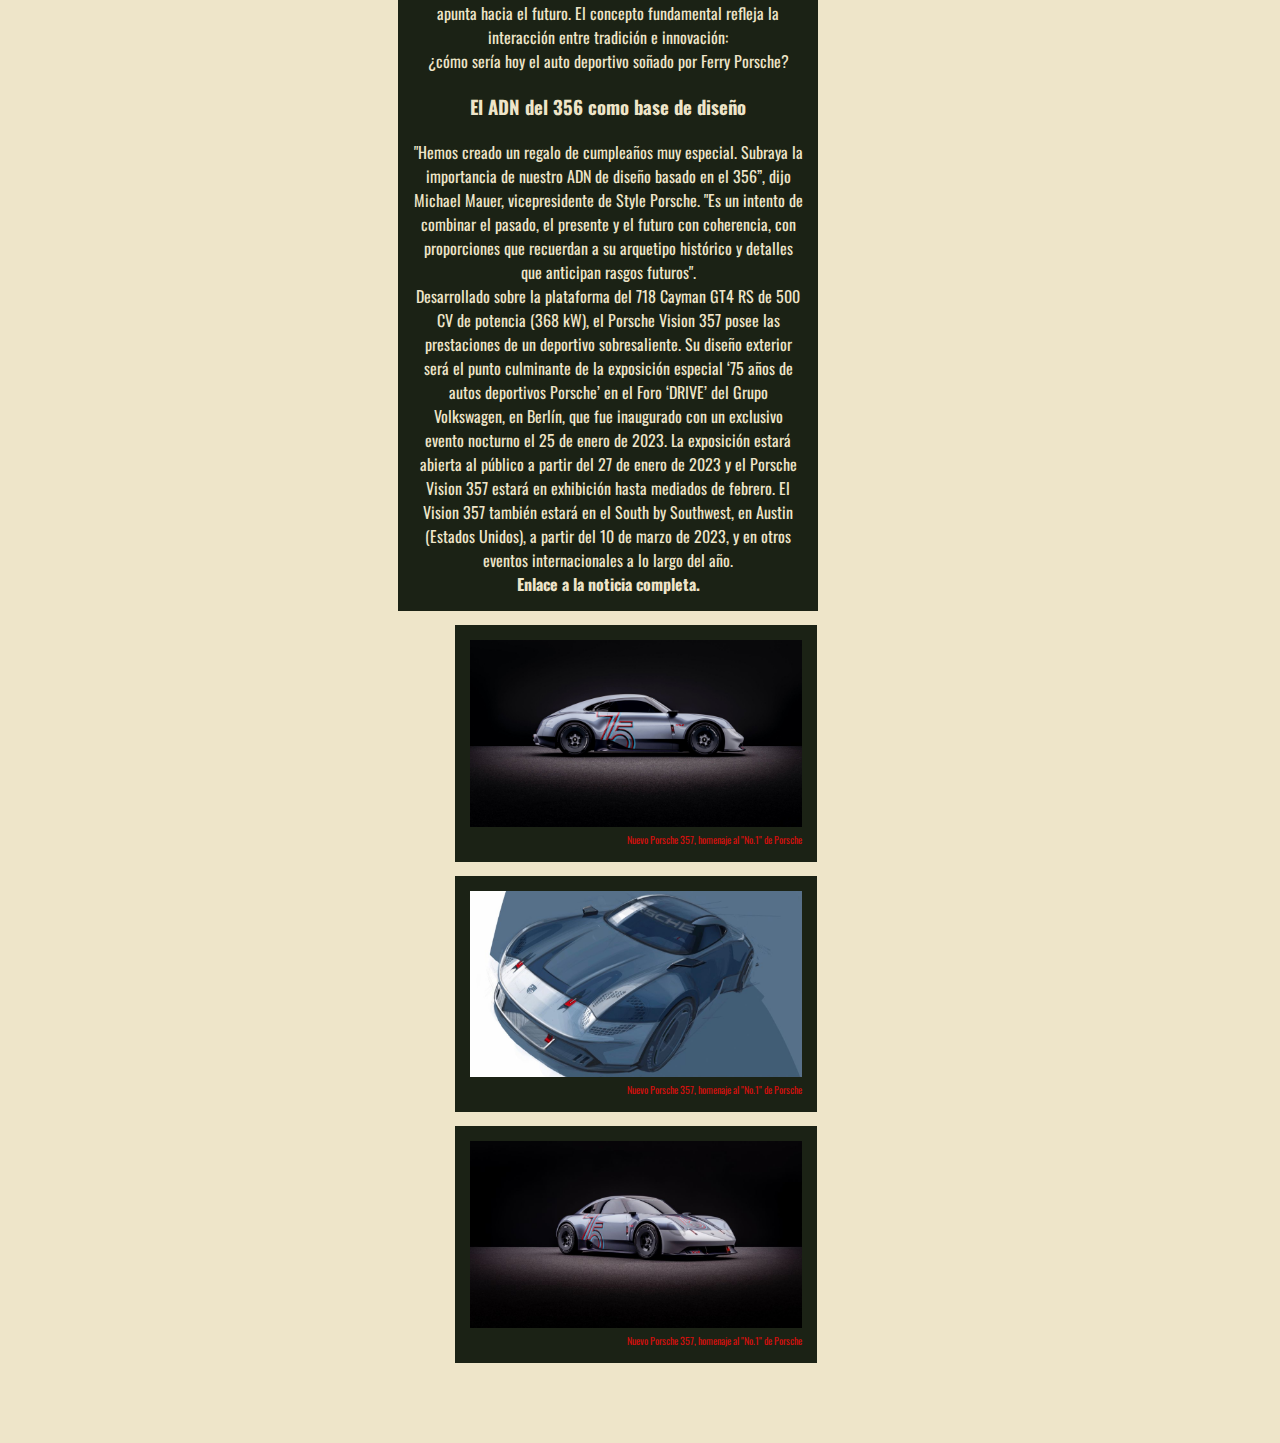
<file: Ejercicio_Porsche/Ejercicio_Porsche/pags/index.html>
<!DOCTYPE html>
<html lang="es">
<head>
    <meta charset="UTF-8">
    <meta name="viewport" content="width=device-width, initial-scale=1.0">

    <title>Porsche Bloc</title>

      <link rel="stylesheet" href="../styles/indexStyles.css">

  <meta name="description" content="Página dedicada a todos los fans de Porsche">

  <link rel="shortcut icon" href="../img/porsche-2.svg" type="image/x-icon">
  <link href="https://fonts.googleapis.com/css2?family=Oswald:wght@200..700&display=swap" rel="stylesheet">

</head>

<body>
    
<header></header>

    <div class="posicionamiento-titulo">
      <a href="index.html">
            <img src="../img/Porshce Design.png" alt="Logo">
      </a>  
    </div>

    <nav>
        <ul>
        <li><a href="index.html"> Porsche </a></li>
        <li><a href="noticias.html"> Noticias </a></li>
        <li><a href="formulario.html"> Porsche Experience </a></li>
        </ul>
    </nav>


<main class="container">

    <article class="noticia">
      <img src="../img/primer porsche.jpg" alt="El primer Porsche de la historia">
      <h2> Los origenes de Porsche </h2>
      <p>
        La historia: Porsche, el pionero de la electricidad
        La propulsión eléctrica está enraizada profundamente en el ADN Porsche. <br>
        Ferdinand Porsche estaba fascinado por la electricidad desde que era adolescente. Ya en 1893, el joven de 18 años instaló un sistema de iluminación eléctrica en la casa de sus padres. Ese mismo año, se incorporó a Vereinigte Elektrizitäts-AG Béla Egger en Viena. Después de cuatro años allí, pasó de mecánico a jefe del departamento de pruebas. Los primeros vehículos que diseñó también tenían propulsión eléctrica, así que la historia de Porsche comienza precisamente con ese tipo de propulsión. <br>
        <br>
        En 1898, Ferdinand Porsche diseñó el Egger-Lohner C.2 Phaeton. El vehículo estaba propulsado por un motor eléctrico octogonal y, con una potencia de entre tres y cinco caballos, alcanzaba una velocidad máxima de 25 km/h. En 1899, Ferdinand se unió al fabricante de automóviles k.u.k. Hofwagenfabrik Ludwig Lohner & Co., con sede en Viena. <br>
        Allí desarrolló el motor eléctrico en el cubo de la rueda. En 1900, presentó en la Expo de París el primer Lohner-Porsche Electromobile con esta innovación. Con una potencia de 2 x 2,5 CV alcanzó una velocidad máxima de 37 km/h. La razón de Lohner para producir un vehículo con motor eléctrico parece tan actual hoy como entonces, cuando se iniciaba la era de la motorización masiva: el aire se vería "estropeado implacablemente por el gran número de motores de gasolina en circulación".</p>
    </article>

    <section class="segunda-seccion">

      <article class="noticia">
        <img src="../img/Primer Coche Porsche.jpg" alt="Noticia_Porsche_McQueen">
        
        <h3>El primer Porsche de la Historia.</h3>
        <p>
            La historia: Porsche, el pionero de la electricidad. <br>
            La propulsión eléctrica está enraizada profundamente en el ADN Porsche. <br>
            <br>
            Ferdinand Porsche estaba fascinado por la electricidad desde que era adolescente. Ya en 1893, el joven de 18 años instaló un sistema de iluminación eléctrica en la casa de sus padres. Ese mismo año, se incorporó a Vereinigte Elektrizitäts-AG Béla Egger en Viena. Después de cuatro años allí, pasó de mecánico a jefe del departamento de pruebas. Los primeros vehículos que diseñó también tenían propulsión eléctrica, así que la historia de Porsche comienza precisamente con ese tipo de propulsión. <br>
<br>
            En 1898, Ferdinand Porsche diseñó el Egger-Lohner C.2 Phaeton. El vehículo estaba propulsado por un motor eléctrico octogonal y, con una potencia de entre tres y cinco caballos, alcanzaba una velocidad máxima de 25 km/h. En 1899, Ferdinand se unió al fabricante de automóviles k.u.k. Hofwagenfabrik Ludwig Lohner & Co., con sede en Viena.  <br>
<br>
            Allí desarrolló el motor eléctrico en el cubo de la rueda. En 1900, presentó en la Expo de París el primer Lohner-Porsche Electromobile con esta innovación. Con una potencia de 2 x 2,5 CV alcanzó una velocidad máxima de 37 km/h. La razón de Lohner para producir un vehículo con motor eléctrico parece tan actual hoy como entonces, cuando se iniciaba la era de la motorización masiva: el aire se vería "estropeado implacablemente por el gran número de motores de gasolina en circulación".
        </p>
      </article>

      <article class="derecha">
        <h3>Homenaje al primer auto deportivo Porsche, el Porsche 356</h3>
            <p>Hace 75 años, el 8 de junio de 1948, el 356 ‘No. 1’ Roadster se convirtió en el primer auto con el nombre Porsche en recibir su permiso de circulación. Fue el nacimiento de la marca de autos deportivos. <br>
            
            Porsche Vision 357: homenaje al primer auto deportivo Porsche, el 356
            26.01.2023
            Hace 75 años, el 8 de junio de 1948, el 356 ‘No. 1’ Roadster se convirtió en el primer auto con el nombre Porsche en recibir su permiso de circulación. Fue el nacimiento de la marca de autos deportivos. <br>

            Porsche inicia el año de su aniversario número 75 con el Porsche Vision 357 y una referencia al Porsche 356, el sueño de Ferry Porsche de un automóvil deportivo. Como homenaje, el estudio de diseño traslada a la actualidad aquella silueta. Liberado de las limitaciones que tendría un modelo de serie, el equipo de Style Porsche plasmó expresiones potenciales de una próxima filosofía de diseño. Un ejemplo es la evolución luminosa de la firma, que es tanto progresiva como visionaria, de una manera tal que apunta hacia el futuro. El concepto fundamental refleja la interacción entre tradición e innovación: <br> ¿cómo sería hoy el auto deportivo soñado por Ferry Porsche?
            </p>

            <h3> El ADN del 356 como base de diseño </h3>

            <p>
            "Hemos creado un regalo de cumpleaños muy especial. Subraya la importancia de nuestro ADN de diseño basado en el 356”, dijo Michael Mauer, vicepresidente de Style Porsche. "Es un intento de combinar el pasado, el presente y el futuro con coherencia, con proporciones que recuerdan a su arquetipo histórico y detalles que anticipan rasgos futuros". <br>

            Desarrollado sobre la plataforma del 718 Cayman GT4 RS de 500 CV de potencia (368 kW), el Porsche Vision 357 posee las prestaciones de un deportivo sobresaliente. Su diseño exterior será el punto culminante de la exposición especial ‘75 años de autos deportivos Porsche’ en el Foro ‘DRIVE’ del Grupo Volkswagen, en Berlín, que fue inaugurado con un exclusivo evento nocturno el 25 de enero de 2023. La exposición estará abierta al público a partir del 27 de enero de 2023 y el Porsche Vision 357 estará en exhibición hasta mediados de febrero. El Vision 357 también estará en el South by Southwest, en Austin (Estados Unidos), a partir del 10 de marzo de 2023, y en otros eventos internacionales a lo largo del año.
            </p>

            <a href="https://newsroom.porsche.com/es_ES/historia/2019/es-history-pionero-motor-electrico-18684.html" target="_blank"> Enlace a la página original.</a>
        </article>
    </section>

    <section class="bloque-final" id="RayoMcQueen">

      <article class="noticia">
        <img src="../img/Porsche 356.jpg" alt="Noticia_Porsche_McQueen">
        
        <h3>Homenaje al primer auto deportivo Porsche, el Porsche 356</h3>
        <p>Hace 75 años, el 8 de junio de 1948, el 356 ‘No. 1’ Roadster se convirtió en el primer auto con el nombre Porsche en recibir su permiso de circulación. Fue el nacimiento de la marca de autos deportivos. <br>
        
        Porsche Vision 357: homenaje al primer auto deportivo Porsche, el 356
        26.01.2023
        Hace 75 años, el 8 de junio de 1948, el 356 ‘No. 1’ Roadster se convirtió en el primer auto con el nombre Porsche en recibir su permiso de circulación. Fue el nacimiento de la marca de autos deportivos. <br>
<br>
        Porsche inicia el año de su aniversario número 75 con el Porsche Vision 357 y una referencia al Porsche 356, el sueño de Ferry Porsche de un automóvil deportivo. Como homenaje, el estudio de diseño traslada a la actualidad aquella silueta. Liberado de las limitaciones que tendría un modelo de serie, el equipo de Style Porsche plasmó expresiones potenciales de una próxima filosofía de diseño. Un ejemplo es la evolución luminosa de la firma, que es tanto progresiva como visionaria, de una manera tal que apunta hacia el futuro. El concepto fundamental refleja la interacción entre tradición e innovación: <br> ¿cómo sería hoy el auto deportivo soñado por Ferry Porsche?
        </p>

        <h3> El ADN del 356 como base de diseño </h3>

        <p>
          "Hemos creado un regalo de cumpleaños muy especial. Subraya la importancia de nuestro ADN de diseño basado en el 356”, dijo Michael Mauer, vicepresidente de Style Porsche. "Es un intento de combinar el pasado, el presente y el futuro con coherencia, con proporciones que recuerdan a su arquetipo histórico y detalles que anticipan rasgos futuros". <br>

          Desarrollado sobre la plataforma del 718 Cayman GT4 RS de 500 CV de potencia (368 kW), el Porsche Vision 357 posee las prestaciones de un deportivo sobresaliente. Su diseño exterior será el punto culminante de la exposición especial ‘75 años de autos deportivos Porsche’ en el Foro ‘DRIVE’ del Grupo Volkswagen, en Berlín, que fue inaugurado con un exclusivo evento nocturno el 25 de enero de 2023. La exposición estará abierta al público a partir del 27 de enero de 2023 y el Porsche Vision 357 estará en exhibición hasta mediados de febrero. El Vision 357 también estará en el South by Southwest, en Austin (Estados Unidos), a partir del 10 de marzo de 2023, y en otros eventos internacionales a lo largo del año.
        </p>

        <a href="https://newsroom.porsche.com/es/2023/vehiculos/PLA-porsche-vision-357-75-aniversario-prototipo-homenaje-356-31062.html" target="_blank"> Enlace a la noticia completa.</a>
      </article>

      <div class="derecha">
        <article class="noticia">
          <img src="../img/Porsche 356 2026.jpeg" alt="Porsche 357" >
            <figcaption> Nuevo Porsche 357, homenaje al "No.1" de Porsche </figcaption>
          
        </article>
        
        <article class="noticia">
          <img src="../img/Porsche 356 2026 2.jpg" alt="Porsche 357" >
            <figcaption> Nuevo Porsche 357, homenaje al "No.1" de Porsche </figcaption>
          
        </article>

        <article class="noticia">
          <img src="../img/Porsche 356 2026 3.jpeg" alt="Porsche 357">
            <figcaption> Nuevo Porsche 357, homenaje al "No.1" de Porsche </figcaption>
        </article>
      </div>

    </section>
    
</main>

<aside>
    <img src="../img/spiderMan publi.jpeg" alt="spiderMan_Publi">
    <p>¿Cuándo saldrá Spider Man 4?</p>

    <p> La popularidad de Marvel tras el estreno de 'Vengadores: Endgame' no ha sido la mejor del mundo, pero 'Spider-Man: No Way Home' sí arrasó hasta tal punto que actualmente es la sexta película más taquillera de todos los tiempos. Por ello, una nueva aventura de este superhéroe interpretado por Tom Holland era inevitable. </p>

    <a href="https://www.espinof.com/todo-lo-que-sabemos/spider-man-4-fecha-estreno-trailer-reparto-todo-que-sabemos-pelicula-marvel-tom-holland" target="_blank">
        <img src="../img/spiderMan publi 2.jpeg" alt="spiderMan_Publi">
    </a>
    

    <h3> ¿De que irá la Pelicula? </h3>
    <p> Peter Parker intenta centrarse en la universidad y abandonar a Spider-Man. Cuando una nueva amenaza pone en peligro a sus amigos, debe romper su promesa y volver al traje. </p>
  </aside>

  <footer>
    <p> Página dedicada a todos los fans de Porsche. </p>
    <p class="derechos_reservados"> © 2026 Javier Sánchez Rey. Todos los derechos reservados</p>
  </footer>

</body>
</html>
</file>
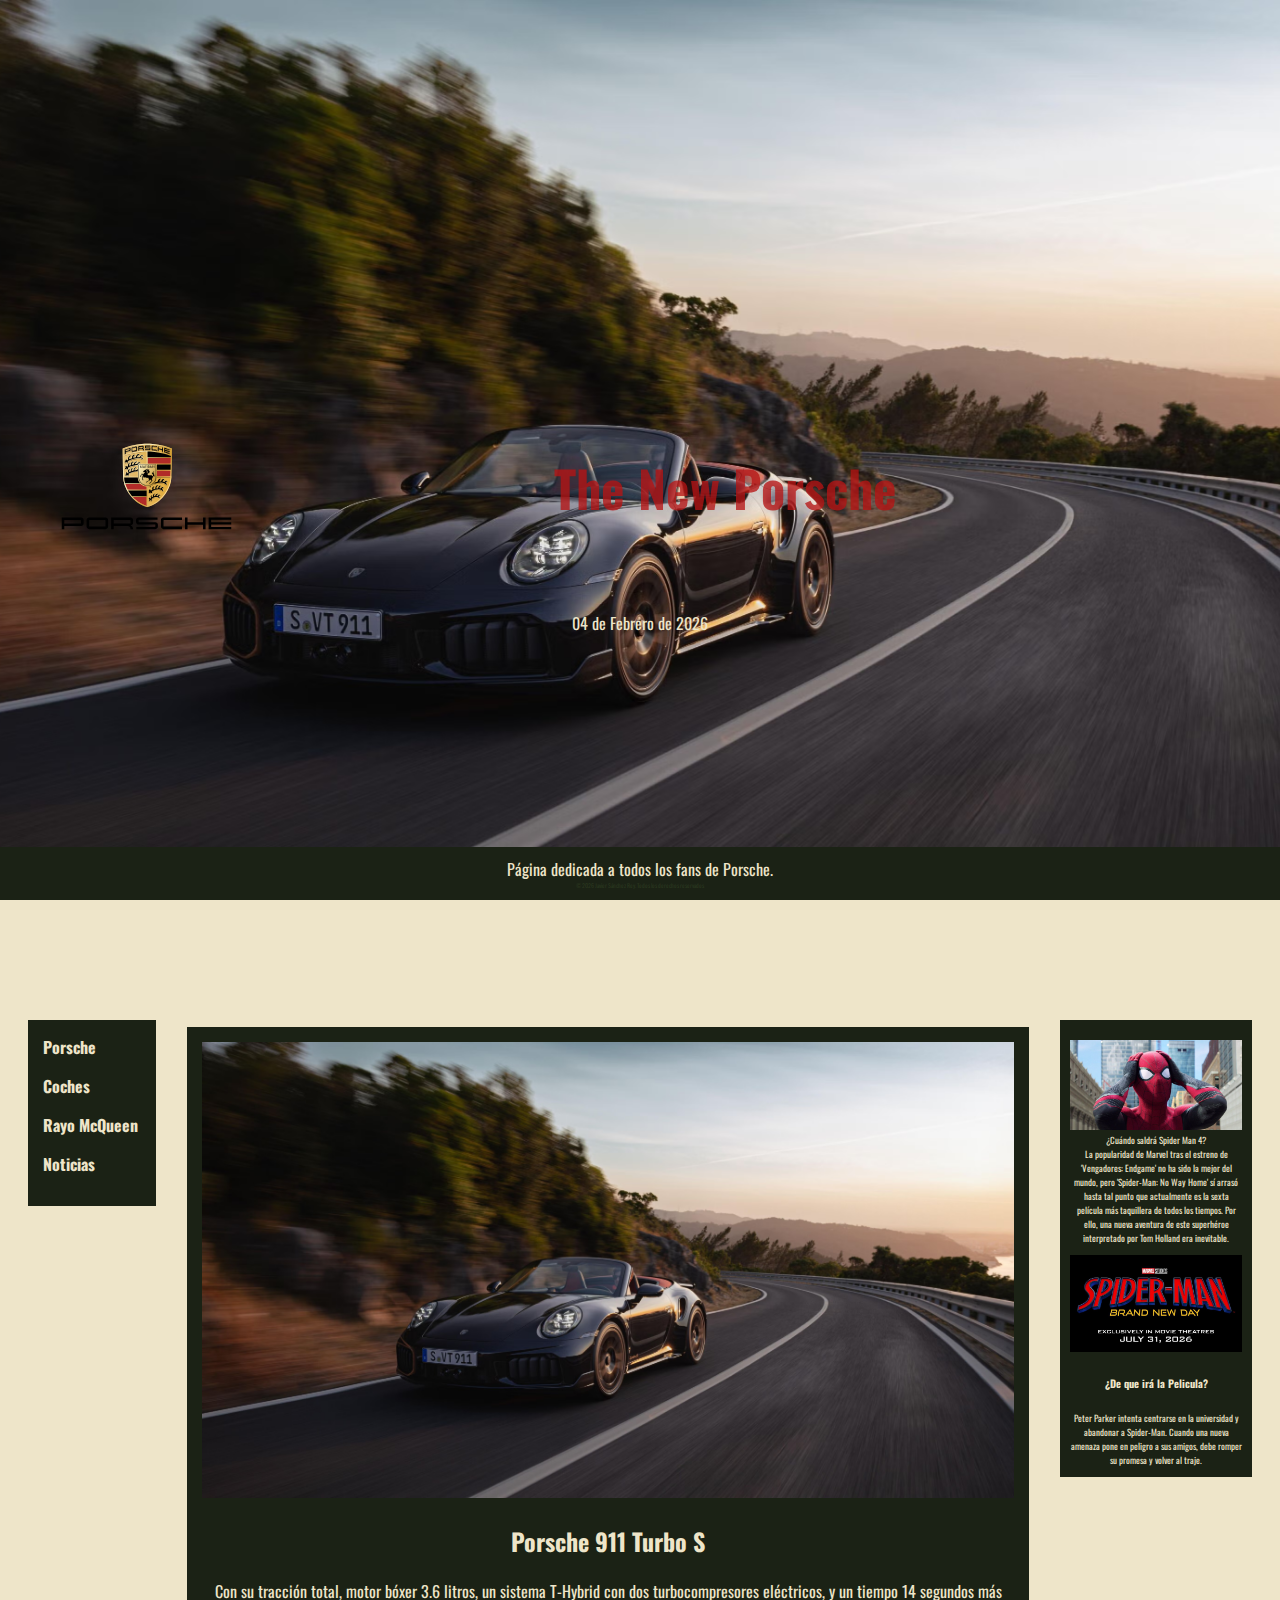
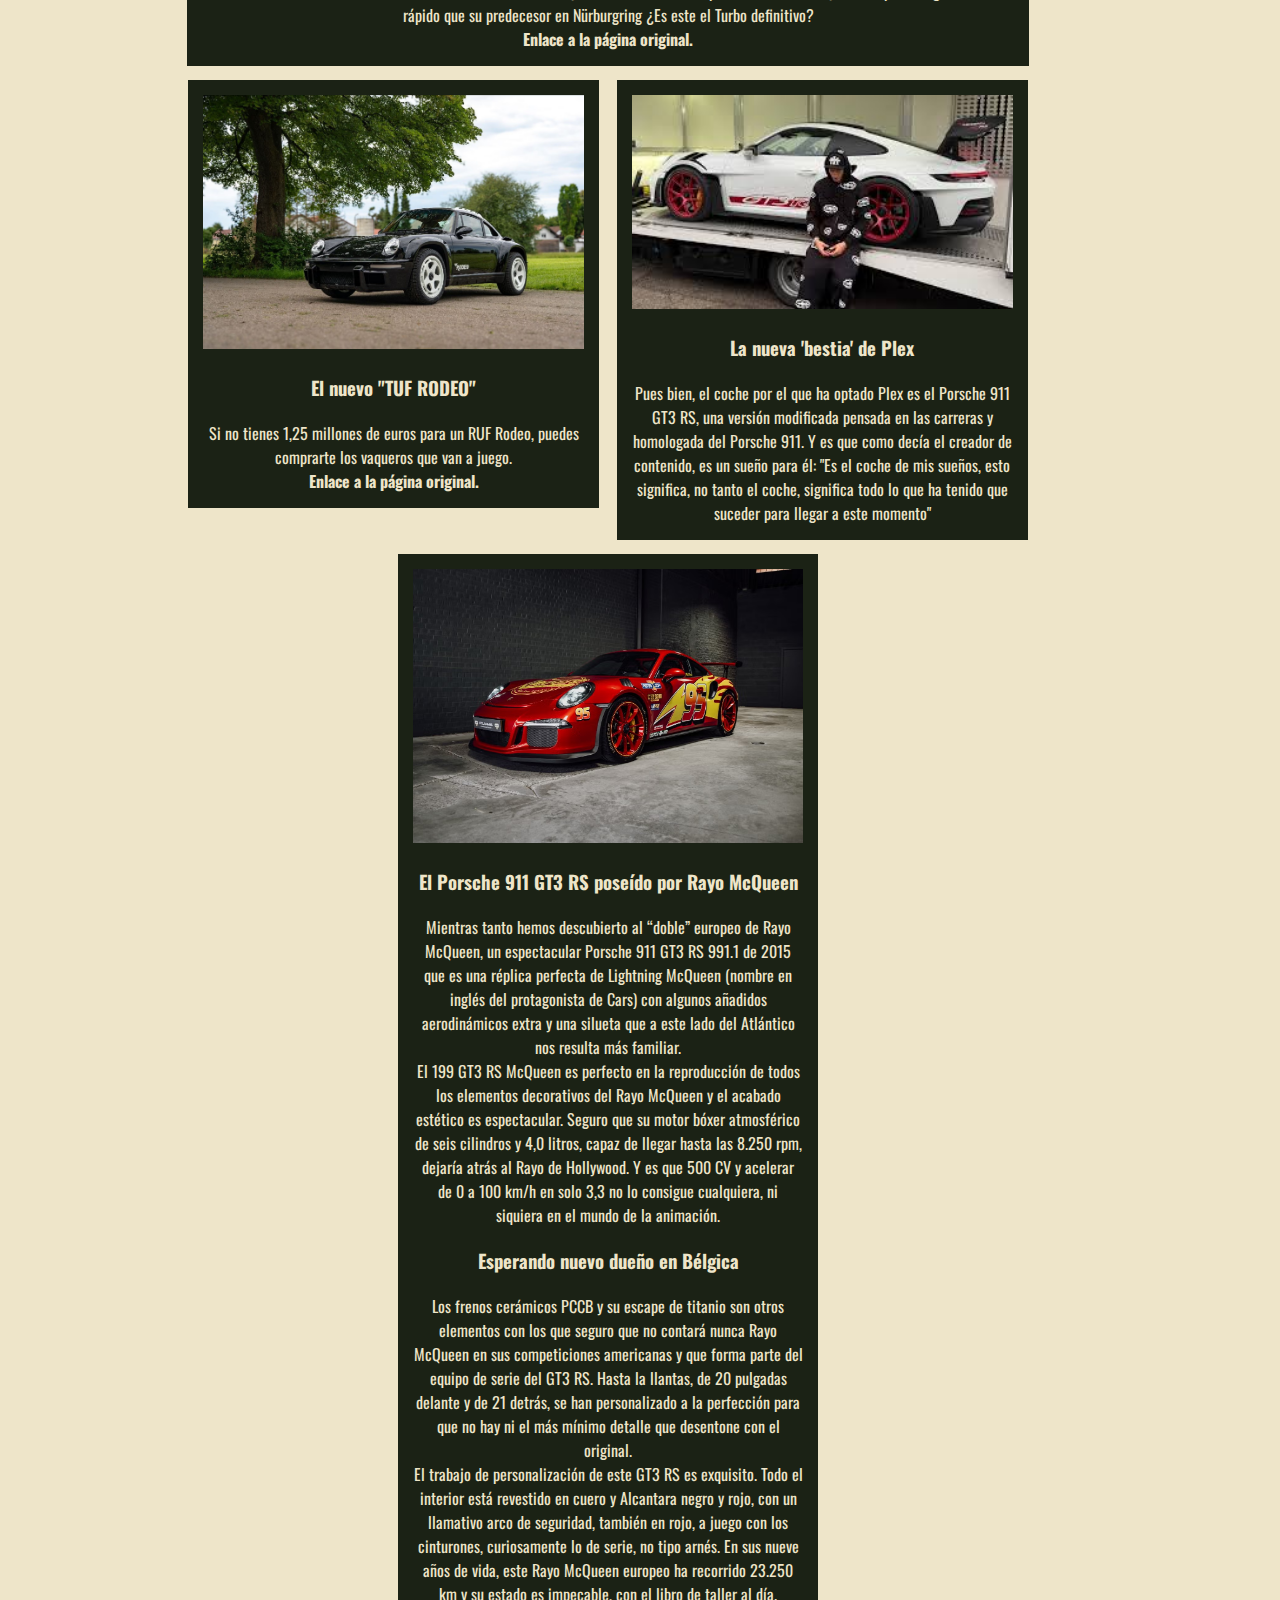
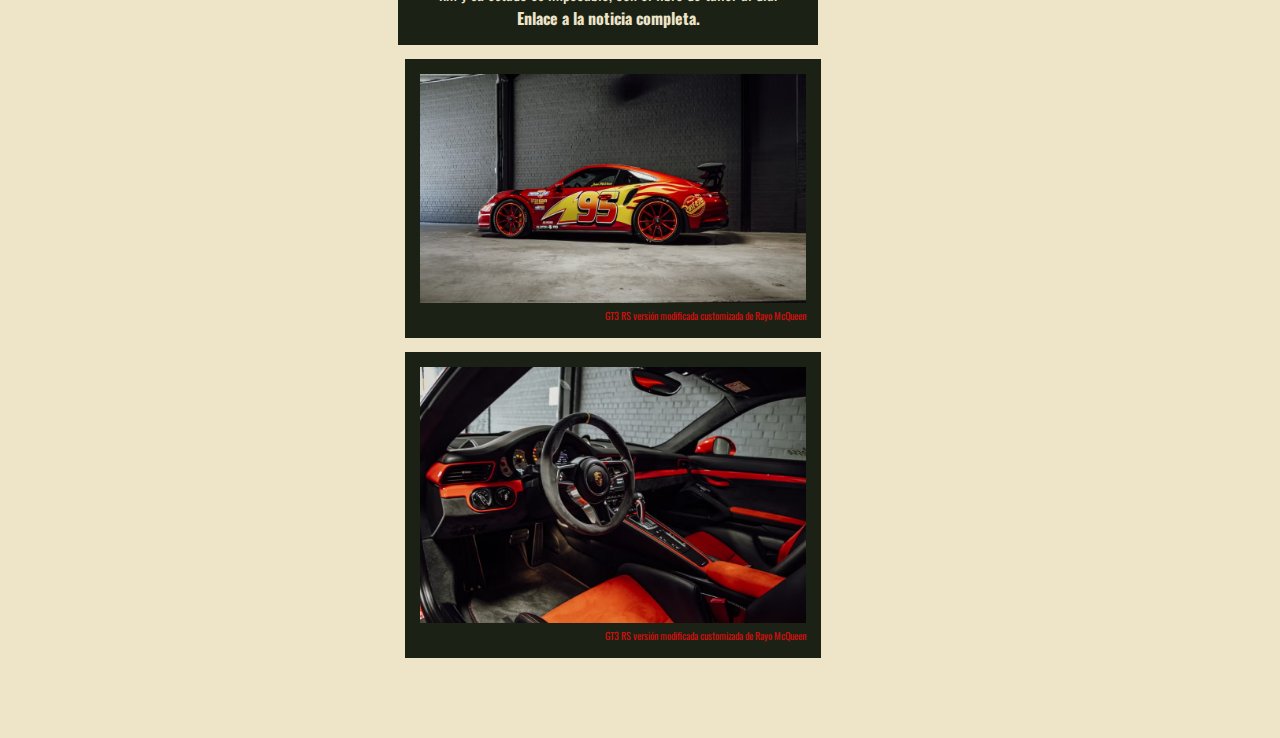
<file: Ejercicio4/pag/Noticias.html>
<!DOCTYPE html>
<html lang="es">
<head>
  <meta charset="UTF-8">
  
  <title>Porsche Notices</title>
  
  <link rel="stylesheet" href="../styles/styles.css">

  <meta name="description" content="Página dedicada a todos los fans de Porsche">

  <link rel="shortcut icon" href="../img/porsche-logo.svg" type="image/x-icon">
  <link href="https://fonts.googleapis.com/css2?family=Oswald:wght@200..700&display=swap" rel="stylesheet">

</head>
<body>

<header>
  <div class="sticky">
    <img src="../img/porsche-logo.svg" alt="Logo">
    <h1>The New Porsche</h1>
    <p>04 de Febrero de 2026</p> <br>
  </div>
  
</header>

<nav>
    <ul>
      <li><a href="../pag/Index.html"> Porsche </a></li>
      <li><a href="#Coches"> Coches </a></li>
      <li><a href="#RayoMcQueen"> Rayo McQueen </a></li>
      <li><a href="../pag/Noticias.html"> Noticias </a></li>
    </ul>
</nav>


<main class="container">

    <article class="noticia">
      <img src="../img/porsche-911-turbo-s-2026-8-68be9ce6d2203.avif" alt="El porsche 911 Turbo S 2026">
      <h2> Porsche 911 Turbo S </h2>
      <p>Con su tracción total, motor bóxer 3.6 litros, un sistema T-Hybrid con dos turbocompresores eléctricos, y un tiempo 14 segundos más rápido que su predecesor en Nürburgring ¿Es este el Turbo definitivo?</p>
      <a href="https://www.caranddriver.com/es/coches/novedades/a65945990/porsche-911-turbo-2026/" target="_blank"> Enlace a la página original.</a>
    </article>


    <section class="dos-noticias" id="Coches">
      <article class="noticia">
        <img src="../img/ruf-rodeo-68a2d02fa5e2b.avif" alt="Noticia Tuf Rodeo">
        <h3>El nuevo "TUF RODEO"</h3>
        <p>Si no tienes 1,25 millones de euros para un RUF Rodeo, puedes comprarte los vaqueros que van a juego.</p>
        <a href="https://www.caranddriver.com/es/coches/planeta-motor/a65803265/si-no-tienes-125-millones-de-euros-para-un-ruf-rodeo-puedes-comprarte-los-vaqueros-que-van-a-juego/" target="_blank"> Enlace a la página original. </a>
      </article>


      <article class="noticia">
        <img src="../img/plex 2.jpg" alt="La nueva 'bestia' de Plex">
        <h3> La nueva 'bestia' de Plex </h3>
        <p> Pues bien, el coche por el que ha optado Plex es el Porsche 911 GT3 RS, una versión modificada pensada en las carreras y homologada del Porsche 911. Y es que como decía el creador de contenido, es un sueño para él: "Es el coche de mis sueños, esto significa, no tanto el coche, significa todo lo que ha tenido que suceder para llegar a este momento" </p>
      </article>
    </section>

    <section class="bloque-final" id="RayoMcQueen">

      <article class="noticia">
        <img src="../img/porsche-rayo-macqueen-66c195f27dfbb.avif" alt="Noticia_Porsche_McQueen">
        
        <h3>El Porsche 911 GT3 RS poseído por Rayo McQueen</h3>
        <p>Mientras tanto hemos descubierto al “doble” europeo de Rayo McQueen, un espectacular Porsche 911 GT3 RS 991.1 de 2015 que es una réplica perfecta de Lightning McQueen (nombre en inglés del protagonista de Cars) con algunos añadidos aerodinámicos extra y una silueta que a este lado del Atlántico nos resulta más familiar. <br>
        
        El 199 GT3 RS McQueen es perfecto en la reproducción de todos los elementos decorativos del Rayo McQueen y el acabado estético es espectacular. Seguro que su motor bóxer atmosférico de seis cilindros y 4,0 litros, capaz de llegar hasta las 8.250 rpm, dejaría atrás al Rayo de Hollywood. Y es que 500 CV y acelerar de 0 a 100 km/h en solo 3,3 no lo consigue cualquiera, ni siquiera en el mundo de la animación.
        </p>

        <h3> Esperando nuevo dueño en Bélgica </h3>

        <p>
          Los frenos cerámicos PCCB y su escape de titanio son otros elementos con los que seguro que no contará nunca Rayo McQueen en sus competiciones americanas y que forma parte del equipo de serie del GT3 RS. Hasta la llantas, de 20 pulgadas delante y de 21 detrás, se han personalizado a la perfección para que no hay ni el más mínimo detalle que desentone con el original. <br>

          El trabajo de personalización de este GT3 RS es exquisito. Todo el interior está revestido en cuero y Alcantara negro y rojo, con un llamativo arco de seguridad, también en rojo, a juego con los cinturones, curiosamente lo de serie, no tipo arnés. En sus nueve años de vida, este Rayo McQueen europeo ha recorrido 23.250 km y su estado es impecable, con el libro de taller al día.
        </p>

        <a href="https://www.caranddriver.com/es/estilo-de-vida/a61905389/porsche-911-gt3-rayo-mcqueen/" target="_blank"> Enlace a la noticia completa.</a>
      </article>

      <div class="derecha">
        <article class="noticia">
          <img src="../img/porsche-rayo-macqueen-4-66c196a22b1dd.avif" alt="GT3 versión RayoMcQueen" >
            <figcaption>GT3 RS versión modificada customizada de Rayo McQueen</figcaption>
          
        </article>

        <article class="noticia">
          <img src="../img/porsche-rayo-macqueen-6-66c1967c0312a.avif" alt="GT3 versión RayoMcQueen">
            <figcaption>GT3 RS versión modificada customizada de Rayo McQueen</figcaption>
        </article>
      </div>

    </section>

</main>

<aside>
    <img src="../img/spiderMan publi.jpeg" alt="spiderMan_Publi">
    <p>¿Cuándo saldrá Spider Man 4?</p>

    <p> La popularidad de Marvel tras el estreno de 'Vengadores: Endgame' no ha sido la mejor del mundo, pero 'Spider-Man: No Way Home' sí arrasó hasta tal punto que actualmente es la sexta película más taquillera de todos los tiempos. Por ello, una nueva aventura de este superhéroe interpretado por Tom Holland era inevitable. </p>

    <a href="https://www.espinof.com/todo-lo-que-sabemos/spider-man-4-fecha-estreno-trailer-reparto-todo-que-sabemos-pelicula-marvel-tom-holland" target="_blank">
        <img src="../img/spiderMan publi 2.jpeg" alt="spiderMan_Publi">
    </a>
    

    <h3> ¿De que irá la Pelicula? </h3>
    <p> Peter Parker intenta centrarse en la universidad y abandonar a Spider-Man. Cuando una nueva amenaza pone en peligro a sus amigos, debe romper su promesa y volver al traje. </p>
  </aside>

  <footer>
    <p> Página dedicada a todos los fans de Porsche. </p>
    <p class="derechos_reservados"> © 2026 Javier Sánchez Rey. Todos los derechos reservados</p>
  </footer>
</body>
</html>
</file>
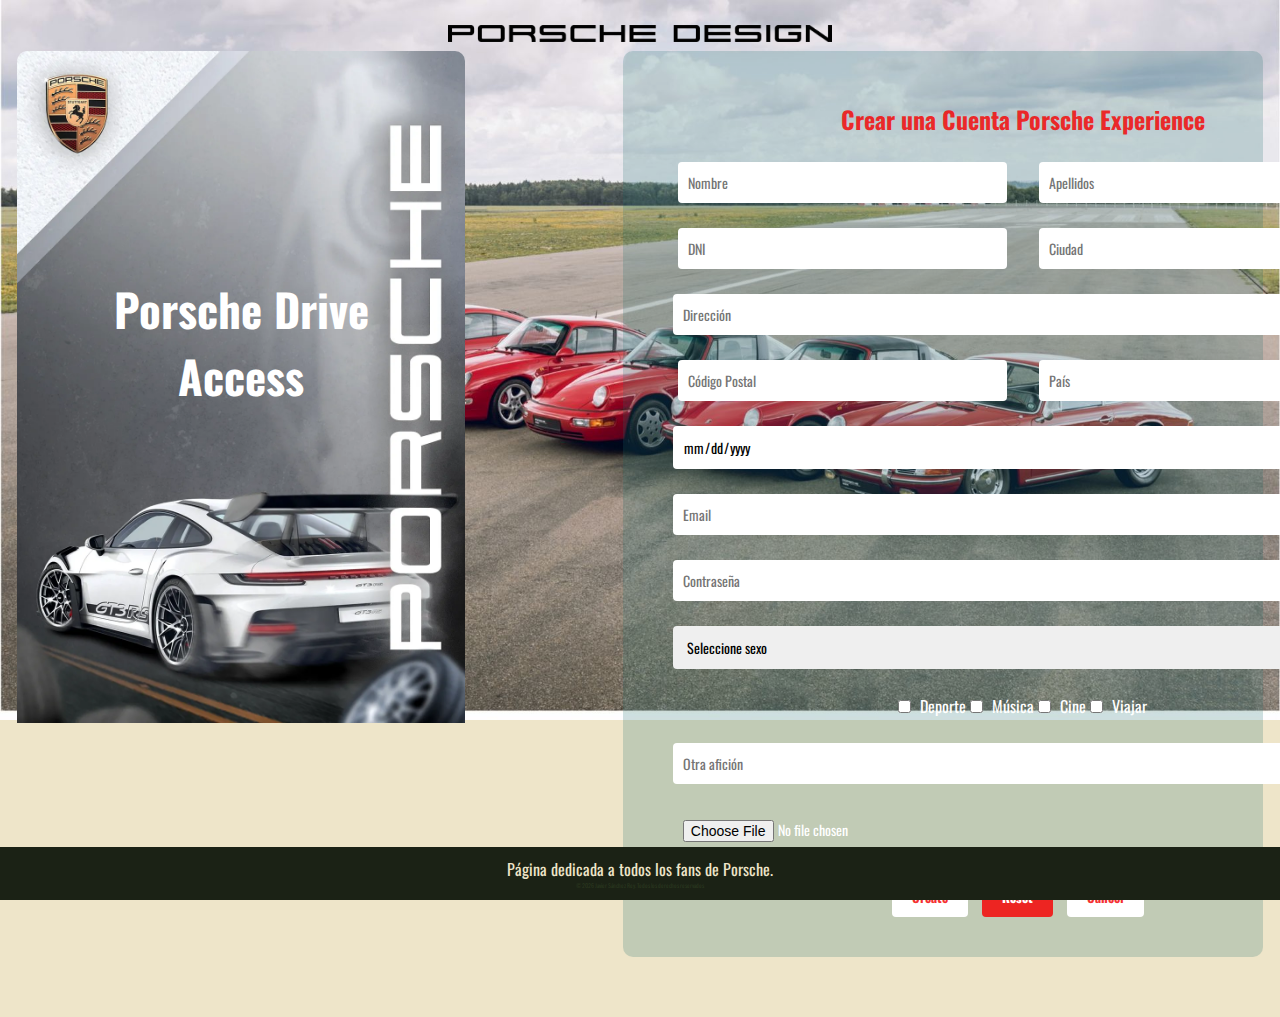
<file: Ejercicio_Porsche/pags/formulario.html>
<!DOCTYPE html>
<html lang="es">
<head>
    <meta charset="UTF-8">
        <title>Porsche Drive Access</title>

    <link rel="stylesheet" href="../styles/formularioStyles.css">
    <link rel="stylesheet" href="../styles/stylesRepetidos.css">
    <meta name="description" content="Página dedicada a todos los fans de Porsche">

    <link rel="shortcut icon" href="../img/porsche-2.svg" type="image/x-icon">
    <link href="https://fonts.googleapis.com/css2?family=Oswald:wght@200..700&display=swap" rel="stylesheet">

</head>
<body>

    <div class="posicionamiento-titulo">
      <a href="index.html">
            <img src="../img/Porshce Design.png" alt="Logo">
      </a>  
    </div>

<div class="container">

    <div class="izquierda">
        <div class="texto-izquierda">
            <p> Porsche Drive <br> Access </p>
        </div>
    </div>

    <div class="derecha">
        <div class="contenedor-formulario">

            <h2>Crear una Cuenta Porsche Experience</h2>

            <form action="index.html" method="get">

                <div class="fila">
                    <div class="mitad">
                        <input type="text" name="nombre" placeholder="Nombre" required>
                    </div>
                    <div class="mitad">
                        <input type="text" name="apellidos" placeholder="Apellidos" required>
                    </div>
                </div>

                <div class="fila">
                    <div class="mitad">
                        <input type="text" name="DNI" placeholder="DNI" pattern="[0-9]{8}[A-Z]" title="8 dígitos y letra mayúscula" required>
                    </div>
                    <div class="mitad">
                        <input type="text" name="Ciudad" placeholder="Ciudad" required>
                    </div>
                </div>

                <div class="fila">
                    <input type="text" name="direccion" placeholder="Dirección" pattern="C\/[A-Za-z]+ Nº[0-9]+ P[A-Za-z]" class="fila-completa" required>
                </div>

                <div class="fila">
                    <div class="mitad">
                        <input type="text" name="Código Postal" placeholder="Código Postal" pattern="[0-9]{5}" required>
                    </div>
                    <div class="mitad">
                        <input type="text" name="Pais" placeholder="País" required>
                    </div>
                </div>

                <div class="fila">
                    <input type="date" name="fecha" class="fila-completa">
                </div>

                <div class="fila">
                    <input type="email" name="email" placeholder="Email" class="fila-completa">
                </div>

                <div class="fila">
                    <input type="Contraseña" name="password" placeholder="Contraseña" pattern="^_[A-Za-z]{1,7}_[A-Za-z0-9]{5}&[0-9]{2}$" class="fila-completa" required>
                </div>

                <div class="fila">
                    <select name="sexo" class="fila-completa" required>
                        <option value="">Seleccione sexo</option>
                        <option value="Hombre">Hombre</option>
                        <option value="Mujer">Mujer</option>
                        <option value="Otro">Otro</option>
                    </select>
                </div>

                <div class="fila grupo-aficiones">
                    <input type="checkbox" name="aficiones" value="Deporte"> Deporte
                    <input type="checkbox" name="aficiones" value="Música"> Música
                    <input type="checkbox" name="aficiones" value="Cine"> Cine
                    <input type="checkbox" name="aficiones" value="Viajar"> Viajar
                </div>

                <div class="fila">
                    <input type="text" name="otra_aficion" placeholder="Otra afición" class="fila-completa">
                </div>

                <div class="fila">
                    <input type="file" name="foto" accept="image/*" class="fila-completa">
                </div>

                <div class="botones">
                    <button type="submit">Create</button>
                    <button type="reset">Reset</button>
                    <button type="button" onclick="window.location.href='index.html'">Cancel</button>
                </div>

            </form>

        </div>
    </div>

</div>

  <footer>
    <p> Página dedicada a todos los fans de Porsche. </p>
    <p class="derechos_reservados"> © 2026 Javier Sánchez Rey. Todos los derechos reservados</p>
  </footer>
</body>
</html>
</file>
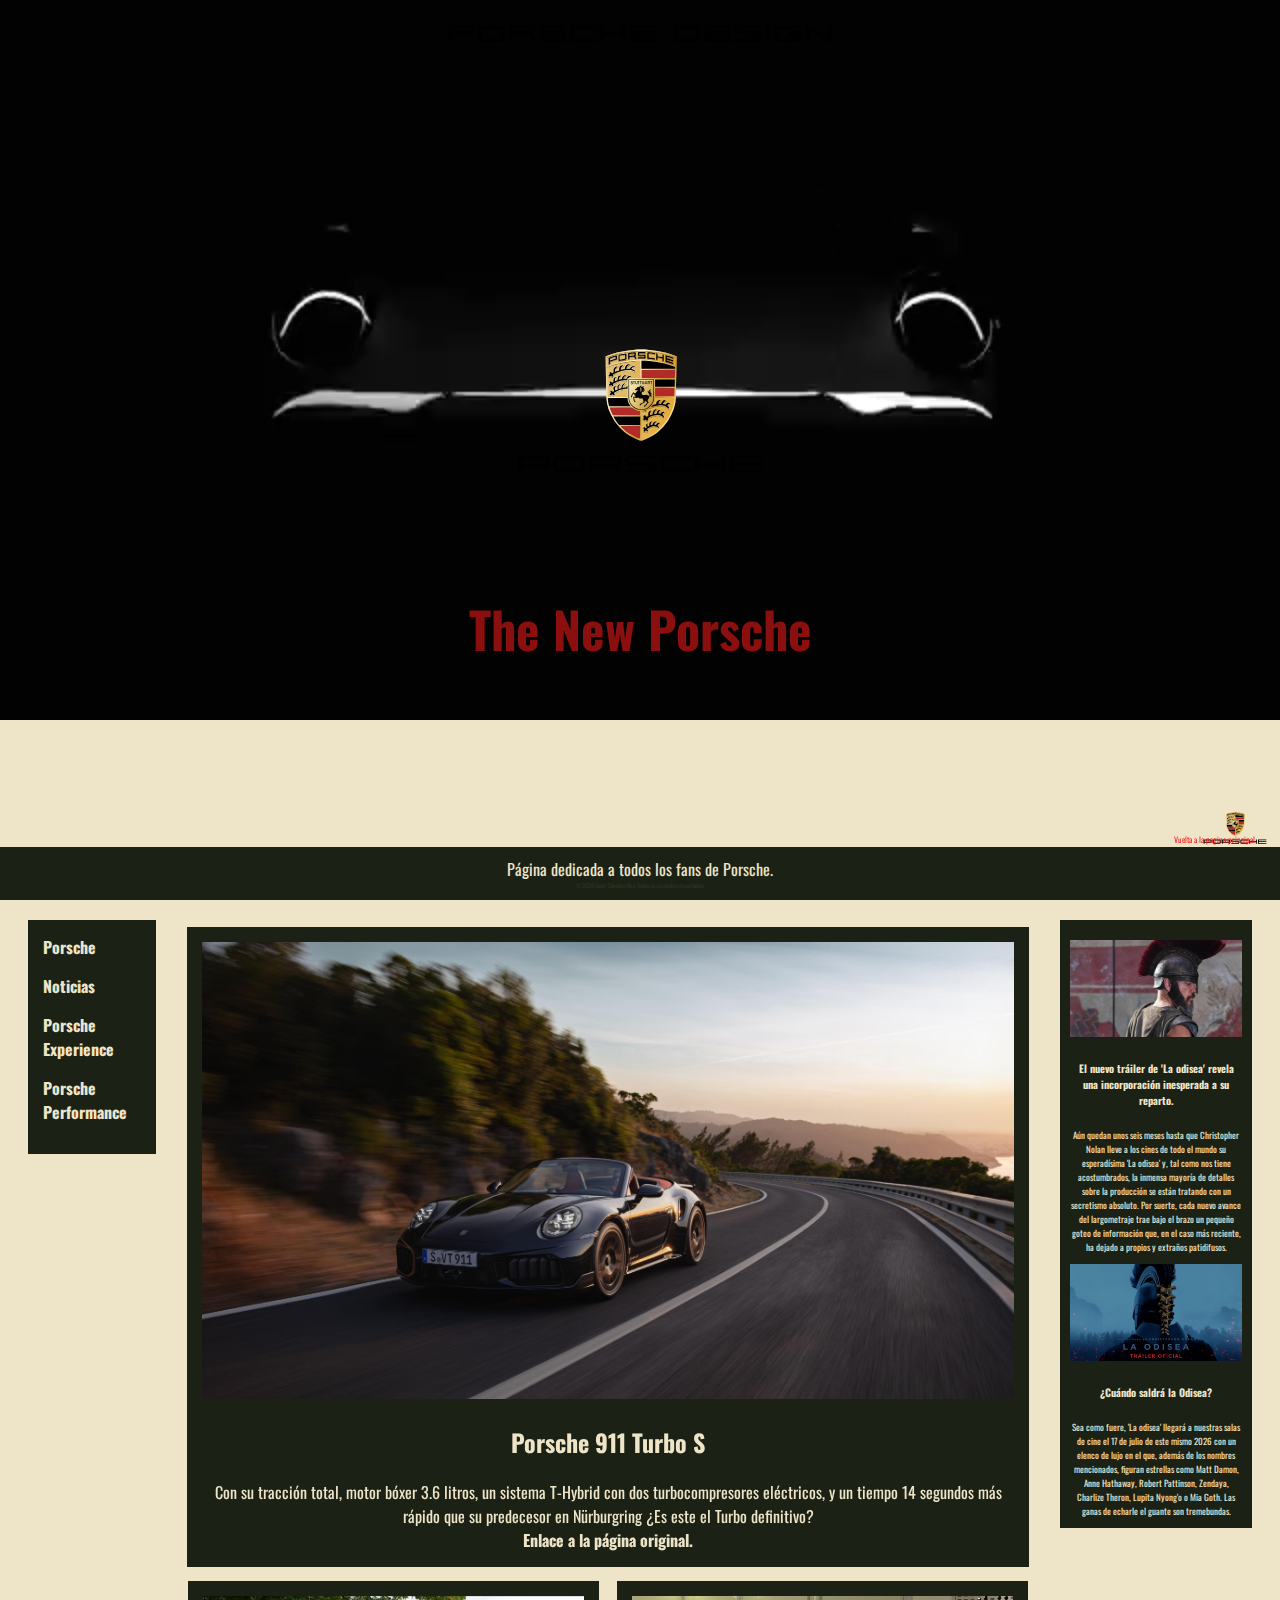
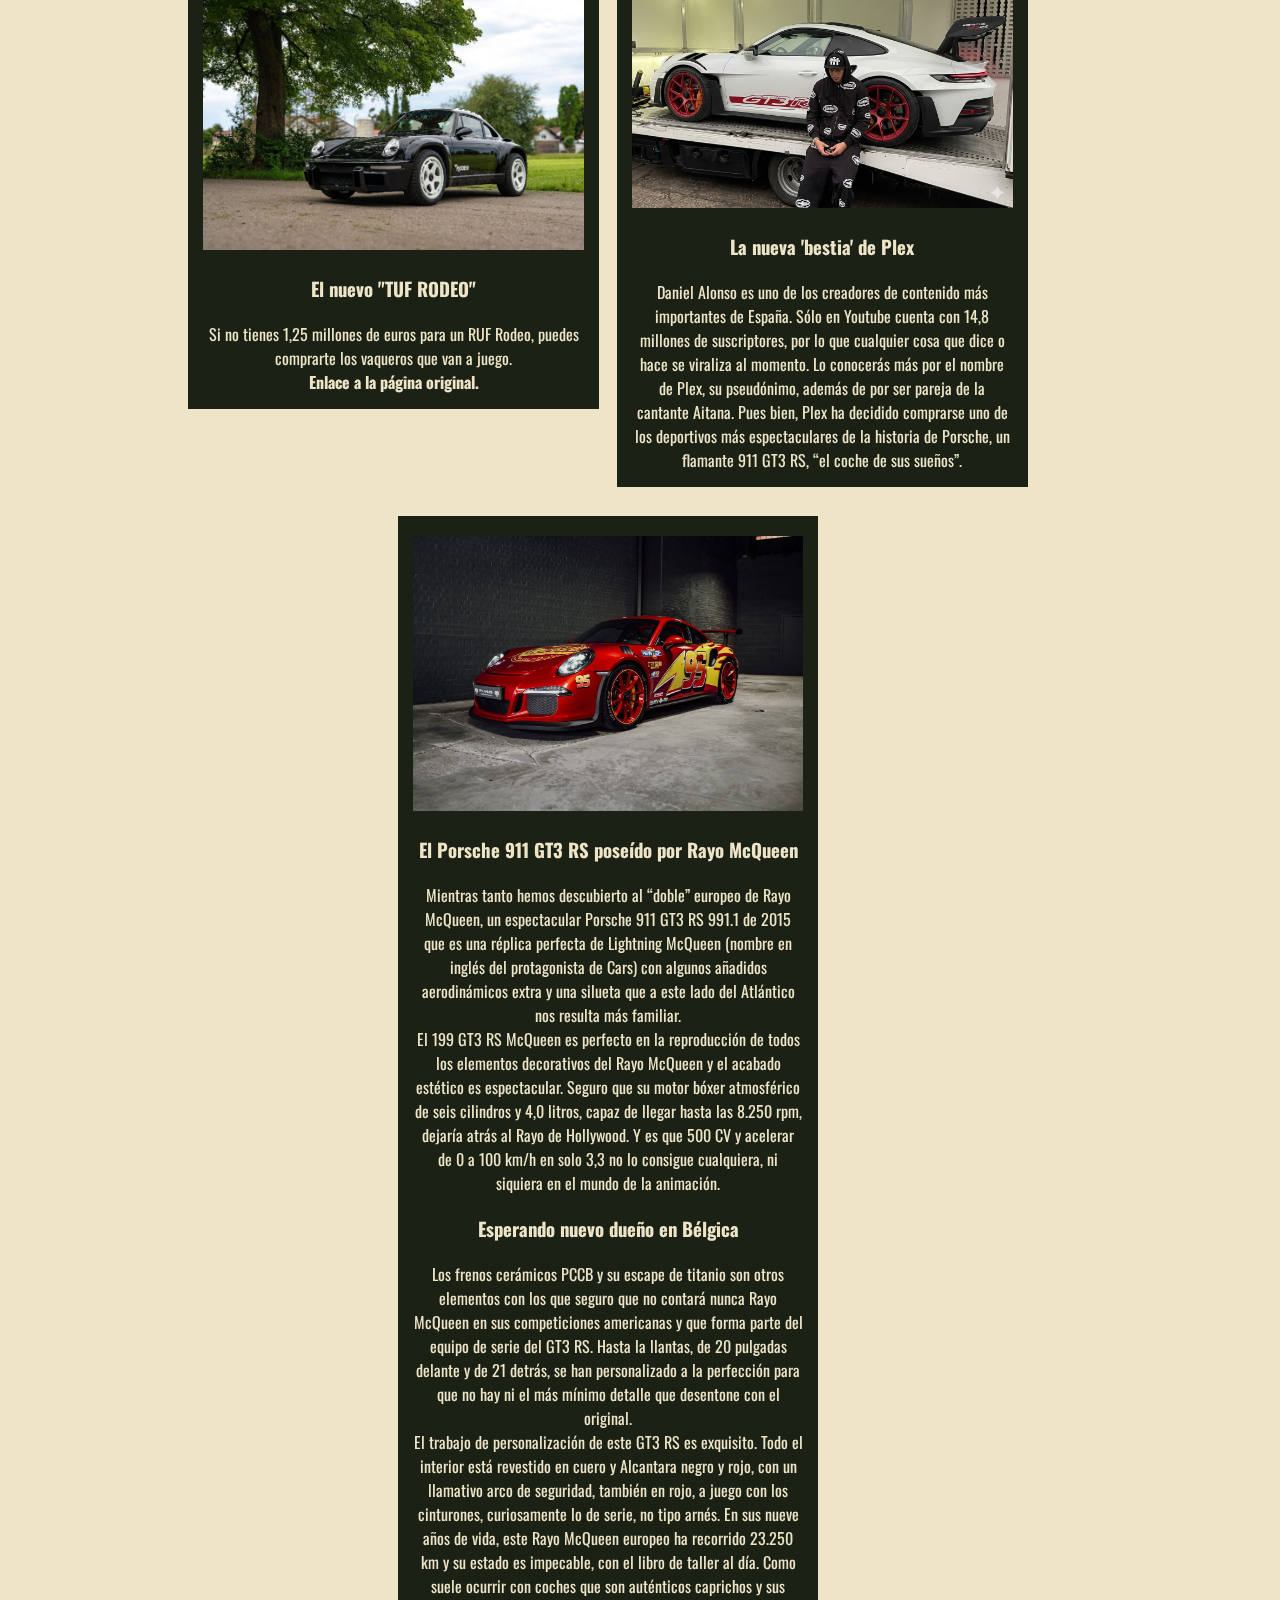
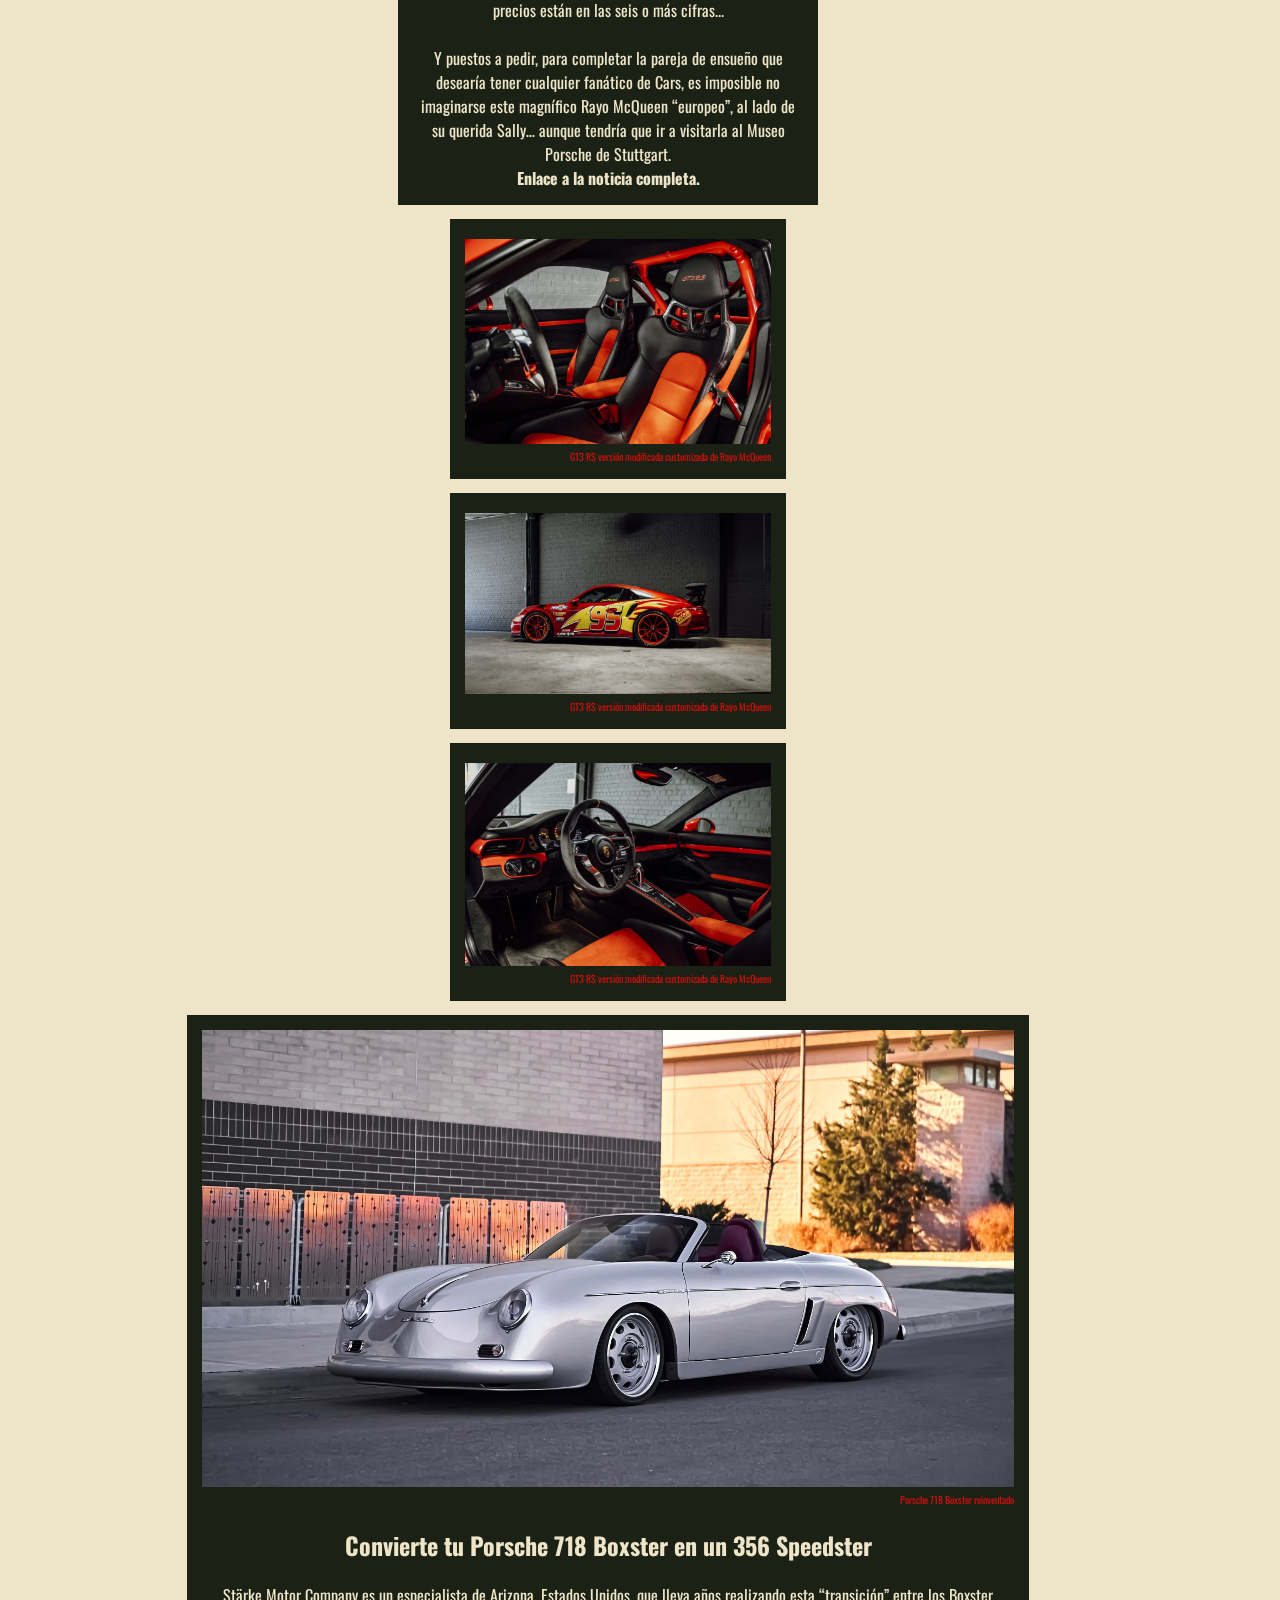
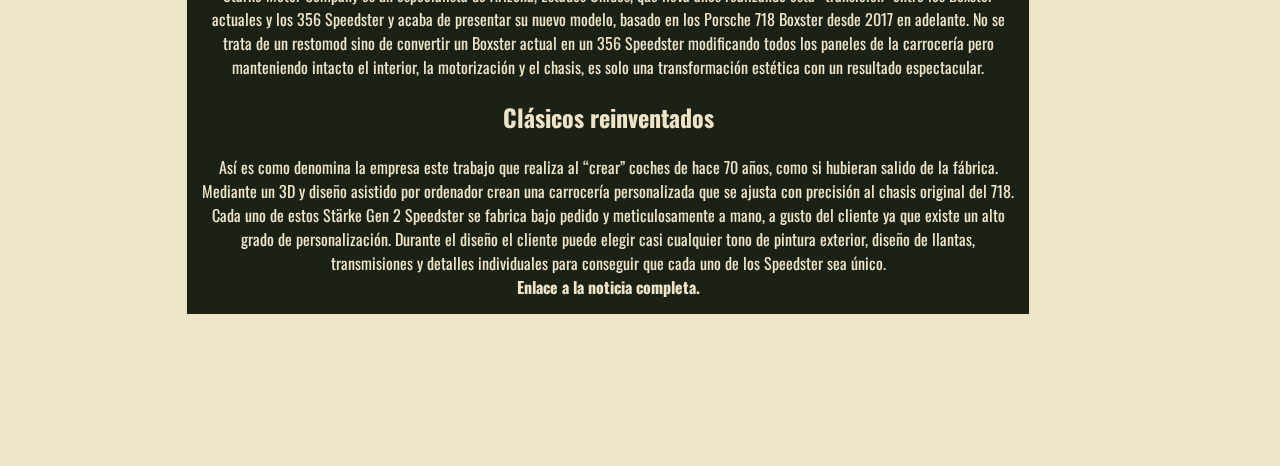
<file: Ejercicio_Porsche/pags/noticias.html>
<!DOCTYPE html>
<html lang="es">
<head>
  <meta charset="UTF-8">
  
  <title>Porsche Notices</title>
  
  <link rel="stylesheet" href="../styles/styles.css">
  <link rel="stylesheet" href="../styles/stylesRepetidos.css">

  <meta name="description" content="Página dedicada a todos los fans de Porsche">

  <link rel="shortcut icon" href="../img/porsche-2.svg" type="image/x-icon">
  <link href="https://fonts.googleapis.com/css2?family=Oswald:wght@200..700&display=swap" rel="stylesheet">

</head>
<body>

    <header>
      <div class="contenedor-video">
        <video autoplay muted loop>
          <source src="../img/video Porsche 911.mp4" title="fondo Porsche 911 video" >
        </video>
      </div>

      <div class="contenido-header">
        <img src="../img/porsche-logo.svg" alt="Logo">
        <h1>The New Porsche</h1>
      </div>
    </header>

    <div class="posicionamiento-titulo">  
        <a href="index.html">
            <img src="../img/Porshce Design.png" alt="Logo">
      </a>
    </div>

<nav>
    <ul>
      <li><a href="index.html"> Porsche </a></li>
      <li><a href="#"> Noticias </a></li>
      <li><a href="formulario.html"> Porsche Experience </a></li>
      <li><a href="tabla.html"> Porsche Performance </a></li>
    </ul>
</nav>


<main class="container">

    <article class="noticia">
      <img src="../img/foto principal.avif" alt="El porsche 911 Turbo S 2026">
      <h2> Porsche 911 Turbo S </h2>
      <p>Con su tracción total, motor bóxer 3.6 litros, un sistema T-Hybrid con dos turbocompresores eléctricos, y un tiempo 14 segundos más rápido que su predecesor en Nürburgring ¿Es este el Turbo definitivo?</p>
      <a href="https://www.caranddriver.com/es/coches/novedades/a65945990/porsche-911-turbo-2026/" target="_blank"> Enlace a la página original.</a>
    </article>


    <section class="dos-noticias" id="Coches">
      <article class="noticia">
        <img src="../img/Porsche rodeo.avif" alt="Noticia Tuf Rodeo">
        <h3>El nuevo "TUF RODEO"</h3>
        <p>Si no tienes 1,25 millones de euros para un RUF Rodeo, puedes comprarte los vaqueros que van a juego. 

        </p>
        <a href="https://www.caranddriver.com/es/coches/planeta-motor/a65803265/si-no-tienes-125-millones-de-euros-para-un-ruf-rodeo-puedes-comprarte-los-vaqueros-que-van-a-juego/" target="_blank"> Enlace a la página original. </a>
      </article>


      <article class="noticia">
        <a href="https://youtu.be/hAEOryYZ4Oc?si=ddS0qnbjC2RUB7XA" target="_blank"> <img src="../img/plex.png" alt="La nueva 'bestia' de Plex"> </a>
        <h3> La nueva 'bestia' de Plex </h3>
        <p> Daniel Alonso es uno de los creadores de contenido más importantes de España. Sólo en Youtube cuenta con 14,8 millones de suscriptores, por lo que cualquier cosa que dice o hace se viraliza al momento. Lo conocerás más por el nombre de Plex, su pseudónimo, además de por ser pareja de la cantante Aitana. Pues bien, Plex ha decidido comprarse uno de los deportivos más espectaculares de la historia de Porsche, un flamante 911 GT3 RS, “el coche de sus sueños”. </p>
      </article>
    </section>

    <section class="bloque-final" id="RayoMcQueen">

      <article class="noticia">
        <img src="../img/rayo Macqueen 1.avif" alt="Noticia_Porsche_McQueen">
        
        <h3>El Porsche 911 GT3 RS poseído por Rayo McQueen</h3>
        <p>Mientras tanto hemos descubierto al “doble” europeo de Rayo McQueen, un espectacular Porsche 911 GT3 RS 991.1 de 2015 que es una réplica perfecta de Lightning McQueen (nombre en inglés del protagonista de Cars) con algunos añadidos aerodinámicos extra y una silueta que a este lado del Atlántico nos resulta más familiar. <br>

        El 199 GT3 RS McQueen es perfecto en la reproducción de todos los elementos decorativos del Rayo McQueen y el acabado estético es espectacular. Seguro que su motor bóxer atmosférico de seis cilindros y 4,0 litros, capaz de llegar hasta las 8.250 rpm, dejaría atrás al Rayo de Hollywood. Y es que 500 CV y acelerar de 0 a 100 km/h en solo 3,3 no lo consigue cualquiera, ni siquiera en el mundo de la animación.
        </p>

        <h3> Esperando nuevo dueño en Bélgica </h3>

        <p>
          Los frenos cerámicos PCCB y su escape de titanio son otros elementos con los que seguro que no contará nunca Rayo McQueen en sus competiciones americanas y que forma parte del equipo de serie del GT3 RS. Hasta la llantas, de 20 pulgadas delante y de 21 detrás, se han personalizado a la perfección para que no hay ni el más mínimo detalle que desentone con el original. <br>

          El trabajo de personalización de este GT3 RS es exquisito. Todo el interior está revestido en cuero y Alcantara negro y rojo, con un llamativo arco de seguridad, también en rojo, a juego con los cinturones, curiosamente lo de serie, no tipo arnés. En sus nueve años de vida, este Rayo McQueen europeo ha recorrido 23.250 km y su estado es impecable, con el libro de taller al día.
          Como suele ocurrir con coches que son auténticos caprichos y sus precios están en las seis o más cifras... <br>
<br>
          Y puestos a pedir, para completar la pareja de ensueño que desearía tener cualquier fanático de Cars, es imposible no imaginarse este magnífico Rayo McQueen “europeo”, al lado de su querida Sally… aunque tendría que ir a visitarla al Museo Porsche de Stuttgart.
        </p>

        <a href="https://www.caranddriver.com/es/estilo-de-vida/a61905389/porsche-911-gt3-rayo-mcqueen/" target="_blank"> Enlace a la noticia completa.</a>
      </article>

      <div class="derecha">
        <article class="noticia">
          <img src="../img/rayo Macqueen 2.avif" alt="GT3 versión RayoMcQueen" >
            <figcaption>GT3 RS versión modificada customizada de Rayo McQueen</figcaption>
          
        </article>
        
        <article class="noticia">
          <img src="../img/rayo Macqueen 3.avif" alt="GT3 versión RayoMcQueen" >
            <figcaption>GT3 RS versión modificada customizada de Rayo McQueen</figcaption>
          
        </article>

        <article class="noticia">
          <img src="../img/rayo Macqueen 4.avif" alt="GT3 versión RayoMcQueen">
            <figcaption>GT3 RS versión modificada customizada de Rayo McQueen</figcaption>
        </article>
      </div>

    </section>

 <article class="noticia">

          <img src="../img/carrusel 1 coche.avif" alt="Porsche 718 Boxster reinventado">
      
        <figcaption> Porsche 718 Boxster reinventado </figcaption>
  
      <h2> Convierte tu Porsche 718 Boxster en un 356 Speedster </h2>
      <p>
        Stärke Motor Company es un especialista de Arizona, Estados Unidos, que lleva años realizando esta “transición” entre los Boxster actuales y los 356 Speedster y acaba de presentar su nuevo modelo, basado en los Porsche 718 Boxster desde 2017 en adelante. No se trata de un restomod sino de convertir un Boxster actual en un 356 Speedster modificando todos los paneles de la carrocería pero manteniendo intacto el interior, la motorización y el chasis, es solo una transformación estética con un resultado espectacular.
      </p>

      <h2> Clásicos reinventados </h2>
      <p> Así es como denomina la empresa este trabajo que realiza al “crear” coches de hace 70 años, como si hubieran salido de la fábrica. Mediante un 3D y diseño asistido por ordenador crean una carrocería personalizada que se ajusta con precisión al chasis original del 718. Cada uno de estos Stärke Gen 2 Speedster se fabrica bajo pedido y meticulosamente a mano, a gusto del cliente ya que existe un alto grado de personalización. Durante el diseño el cliente puede elegir casi cualquier tono de pintura exterior, diseño de llantas, transmisiones y detalles individuales para conseguir que cada uno de los Speedster sea único.  </p>
<a href="https://www.caranddriver.com/es/coches/planeta-motor/a70211419convierte-tu-porsche-718-boxster-en-un-356-speedster-glamour-de-los-50-y-tecnologia-actual/" target="_blank"> Enlace a la noticia completa.</a>
    </article>

</main>

<aside>
    <img src="../img/la odisea 2.jpg" alt="spiderMan_Publi">
    <h3> El nuevo tráiler de 'La odisea' revela una incorporación inesperada a su reparto.</h3>

    <p> Aún quedan unos seis meses hasta que Christopher Nolan lleve a los cines de todo el mundo su esperadísima 'La odisea' y, tal como nos tiene acostumbrados, la inmensa mayoría de detalles sobre la producción se están tratando con un secretismo absoluto. Por suerte, cada nuevo avance del largometraje trae bajo el brazo un pequeño goteo de información que, en el caso más reciente, ha dejado a propios y extraños patidifusos.  </p>

    <a href="https://www.youtube.com/watch?v=NUIIc9gZOcQ" target="_blank">
        <img src="../img/la odisea.jpg" alt="spiderMan_Publi">
    </a>
    
    <h3> ¿Cuándo saldrá la Odisea? </h3>
    <p> Sea como fuere, 'La odisea' llegará a nuestras salas de cine el 17 de julio de este mismo 2026 con un elenco de lujo en el que, además de los nombres mencionados, figuran estrellas como Matt Damon, Anne Hathaway, Robert Pattinson, Zendaya, Charlize Theron, Lupita Nyong'o o Mia Goth. Las ganas de echarle el guante son tremebundas. </p>
  </aside>

  <div class="boton-pagina-principal">
    <a href="../pags/index.html">
      <img src="../img/porsche-logo.svg" alt="Logotipo Porsche">
        <figcaption>Vuelta a la pagina principal</figcaption>
    </a>
  </div>

  <footer>
    <p> Página dedicada a todos los fans de Porsche. </p>
    <p class="derechos_reservados"> © 2026 Javier Sánchez Rey. Todos los derechos reservados</p>
  </footer>
</body>
</html>
</file>
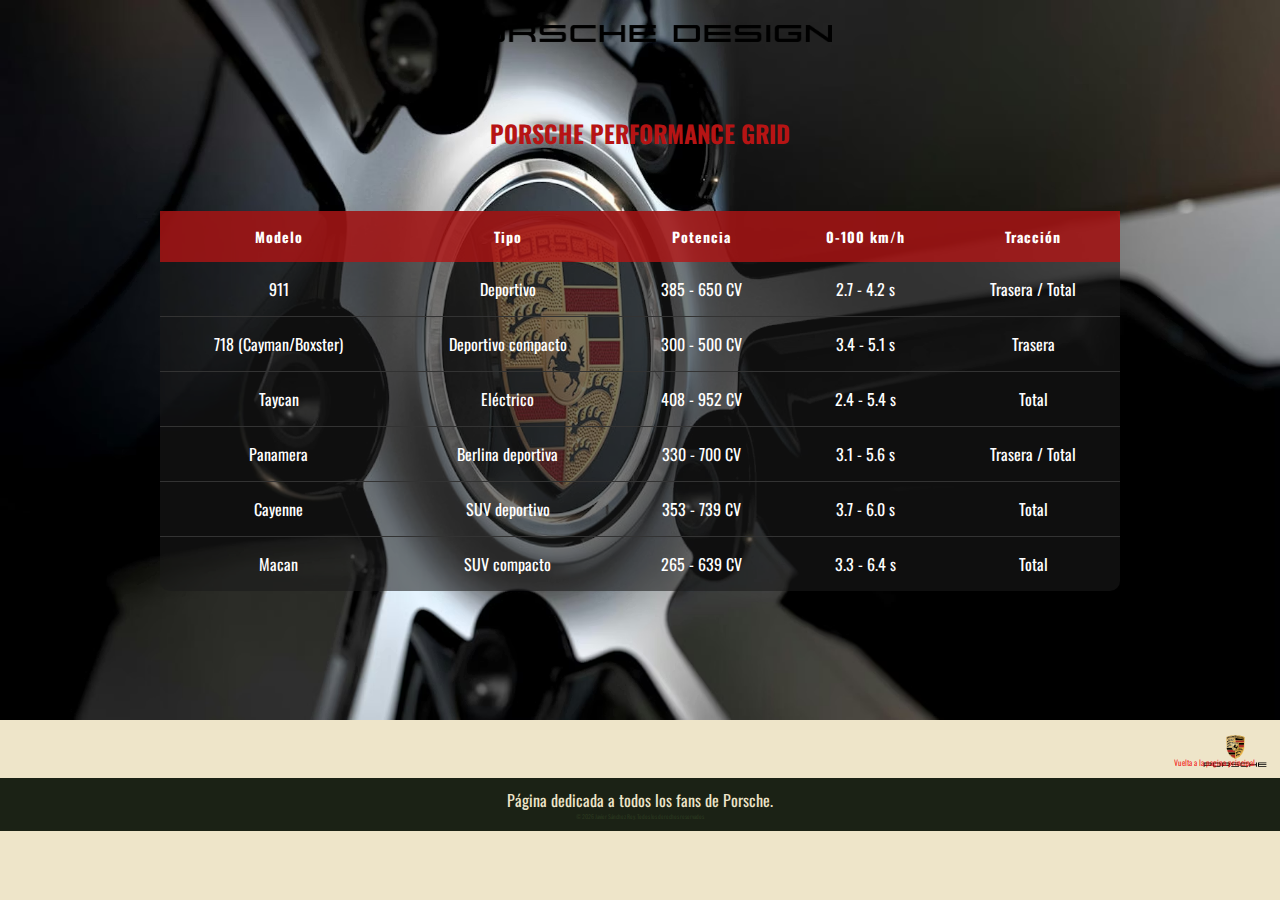
<file: Ejercicio_Porsche/pags/tabla.html>
<!DOCTYPE html>
<html lang="en">
<head>
    <meta charset="UTF-8">
    <meta name="viewport" content="width=device-width, initial-scale=1.0">

    <title> Porsche Performance Grid </title>

    <link rel="stylesheet" href="../styles/stylesTabla.css">
    <link rel="stylesheet" href="../styles/stylesRepetidos.css">

    <meta name="description" content="Página dedicada a todos los fans de Porsche">

    <link rel="shortcut icon" href="../img/porsche-2.svg" type="image/x-icon">
    <link href="https://fonts.googleapis.com/css2?family=Oswald:wght@200..700&display=swap" rel="stylesheet">
</head>
<body>
    
<div class="posicionamiento-titulo">  
        <a href="index.html">
            <img src="../img/Porshce Design.png" alt="Logo">
      </a>
    </div>

<section class="tabla-section">
  <h2> PORSCHE PERFORMANCE GRID</h2>

  <div class="tabla-container">
    <table>
      <thead>
        <tr>
          <th>Modelo</th>
          <th>Tipo</th>
          <th>Potencia</th>
          <th>0-100 km/h</th>
          <th>Tracción</th>
        </tr>
      </thead>
      <tbody>
        <tr>
          <td>911</td>
          <td>Deportivo</td>
          <td>385 - 650 CV</td>
          <td>2.7 - 4.2 s</td>
          <td>Trasera / Total</td>
        </tr>
        <tr>
          <td>718 (Cayman/Boxster)</td>
          <td>Deportivo compacto</td>
          <td>300 - 500 CV</td>
          <td>3.4 - 5.1 s</td>
          <td>Trasera</td>
        </tr>
        <tr>
          <td>Taycan</td>
          <td>Eléctrico</td>
          <td>408 - 952 CV</td>
          <td>2.4 - 5.4 s</td>
          <td>Total</td>
        </tr>
        <tr>
          <td>Panamera</td>
          <td>Berlina deportiva</td>
          <td>330 - 700 CV</td>
          <td>3.1 - 5.6 s</td>
          <td>Trasera / Total</td>
        </tr>
        <tr>
          <td>Cayenne</td>
          <td>SUV deportivo</td>
          <td>353 - 739 CV</td>
          <td>3.7 - 6.0 s</td>
          <td>Total</td>
        </tr>
        <tr>
          <td>Macan</td>
          <td>SUV compacto</td>
          <td>265 - 639 CV</td>
          <td>3.3 - 6.4 s</td>
          <td>Total</td>
        </tr>
      </tbody>
    </table>
  </div>
</section>

  <div class="boton-pagina-principal">
    <a href="../pags/index.html">
      <img src="../img/porsche-logo.svg" alt="Logotipo Porsche">
        <figcaption>Vuelta a la pagina principal</figcaption>
    </a>
  </div>

  <footer>
    <p> Página dedicada a todos los fans de Porsche. </p>
    <p class="derechos_reservados"> © 2026 Javier Sánchez Rey. Todos los derechos reservados</p>
  </footer>

</body>
</html>
</file>
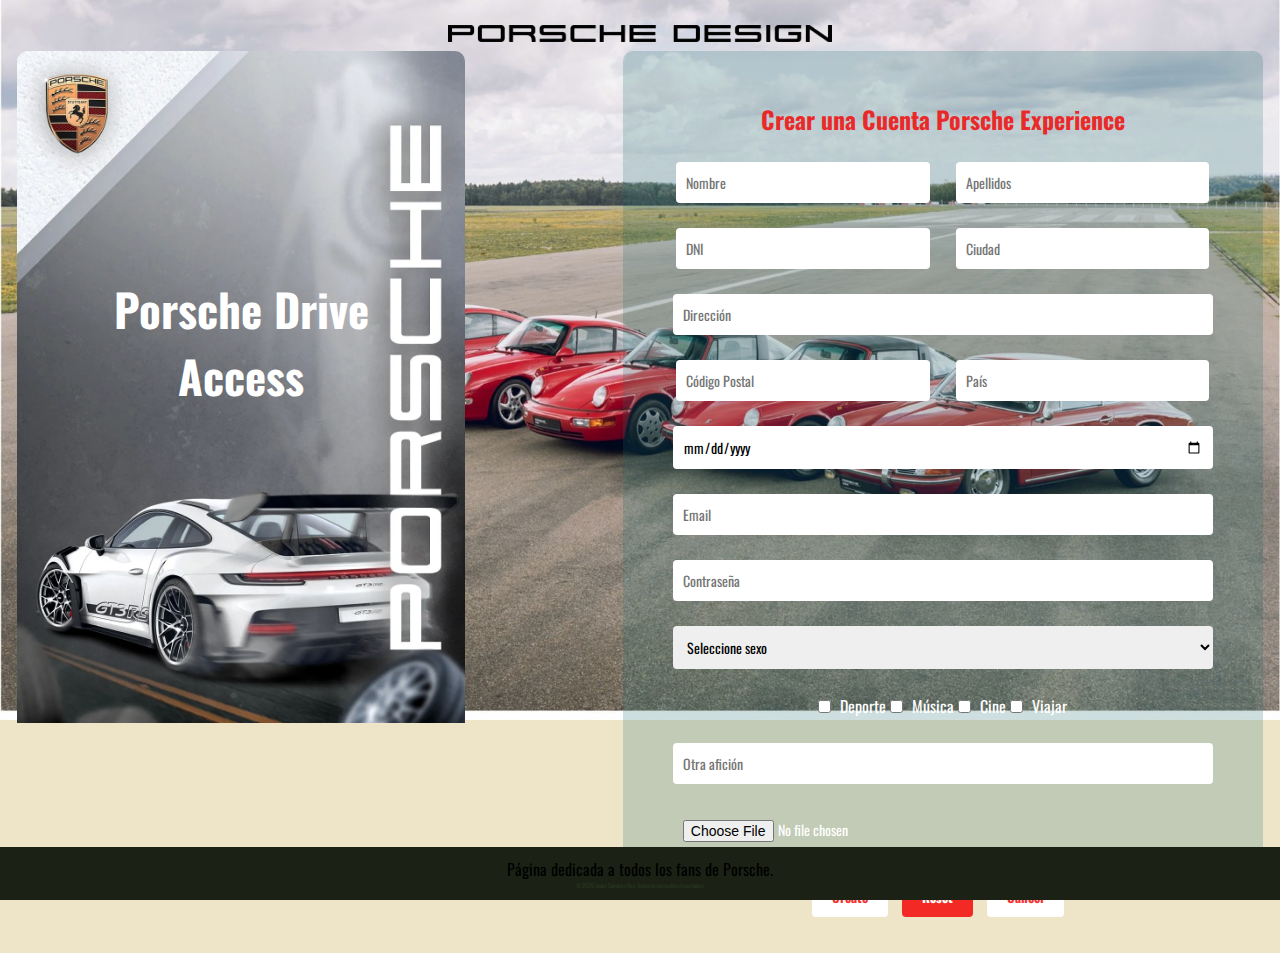
<file: Ejercicio_Porsche/Ejercicio_Porsche/pags/formulario.html>
<!DOCTYPE html>
<html lang="es">
<head>
    <meta charset="UTF-8">
        <title>Porsche Drive Access</title>

    <link rel="stylesheet" href="../styles/formularioStyles.css">
    <meta name="description" content="Página dedicada a todos los fans de Porsche">

    <link rel="shortcut icon" href="../img/porsche-2.svg" type="image/x-icon">
    <link href="https://fonts.googleapis.com/css2?family=Oswald:wght@200..700&display=swap" rel="stylesheet">

</head>
<body>

    <div class="posicionamiento-titulo">
      <a href="index.html">
            <img src="../img/Porshce Design.png" alt="Logo">
      </a>  
    </div>

<div class="container">

    <div class="izquierda">
        <div class="texto-izquierda">
            Porsche Drive <br> Access
        </div>
    </div>

    <div class="derecha">
        <div class="contenedor-formulario">

            <h2>Crear una Cuenta Porsche Experience</h2>

            <form action="index.html" method="get">

                <div class="fila">
                    <div class="mitad">
                        <input type="text" name="nombre" placeholder="Nombre" required>
                    </div>
                    <div class="mitad">
                        <input type="text" name="apellidos" placeholder="Apellidos" required>
                    </div>
                </div>

                <div class="fila">
                    <div class="mitad">
                        <input type="text" name="DNI" placeholder="DNI" pattern="[0-9]{8}[A-Z]" title="8 dígitos y letra mayúscula" required>
                    </div>
                    <div class="mitad">
                        <input type="text" name="Ciudad" placeholder="Ciudad" required>
                    </div>
                </div>

                <div class="fila">
                    <input type="text" name="direccion" placeholder="Dirección" pattern="C\/[A-Za-z]+ Nº[0-9]+ P[A-Za-z]" class="fila-completa" required>
                </div>

                <div class="fila">
                    <div class="mitad">
                        <input type="text" name="Código Postal" placeholder="Código Postal" pattern="[0-9]{5}" required>
                    </div>
                    <div class="mitad">
                        <input type="text" name="Pais" placeholder="País" required>
                    </div>
                </div>

                <div class="fila">
                    <input type="date" name="fecha" class="fila-completa">
                </div>

                <div class="fila">
                    <input type="email" name="email" placeholder="Email" class="fila-completa">
                </div>

                <div class="fila">
                    <input type="Contraseña" name="password" placeholder="Contraseña" pattern="^_[A-Za-z]{1,7}_[A-Za-z0-9]{5}&[0-9]{2}$" class="fila-completa" required>
                </div>

                <div class="fila">
                    <select name="sexo" class="fila-completa" required>
                        <option value="">Seleccione sexo</option>
                        <option value="Hombre">Hombre</option>
                        <option value="Mujer">Mujer</option>
                        <option value="Otro">Otro</option>
                    </select>
                </div>

                <div class="fila grupo-aficiones">
                    <input type="checkbox" name="aficiones" value="Deporte"> Deporte
                    <input type="checkbox" name="aficiones" value="Música"> Música
                    <input type="checkbox" name="aficiones" value="Cine"> Cine
                    <input type="checkbox" name="aficiones" value="Viajar"> Viajar
                </div>

                <div class="fila">
                    <input type="text" name="otra_aficion" placeholder="Otra afición" class="fila-completa">
                </div>

                <div class="fila">
                    <input type="file" name="foto" accept="image/*" class="fila-completa">
                </div>

                <div class="botones">
                    <button type="submit">Create</button>
                    <button type="reset">Reset</button>
                    <button type="button" onclick="window.location.href='index.html'">Cancel</button>
                </div>

            </form>

        </div>
    </div>

</div>

  <footer>
    <p> Página dedicada a todos los fans de Porsche. </p>
    <p class="derechos_reservados"> © 2026 Javier Sánchez Rey. Todos los derechos reservados</p>
  </footer>
</body>
</html>
</file>
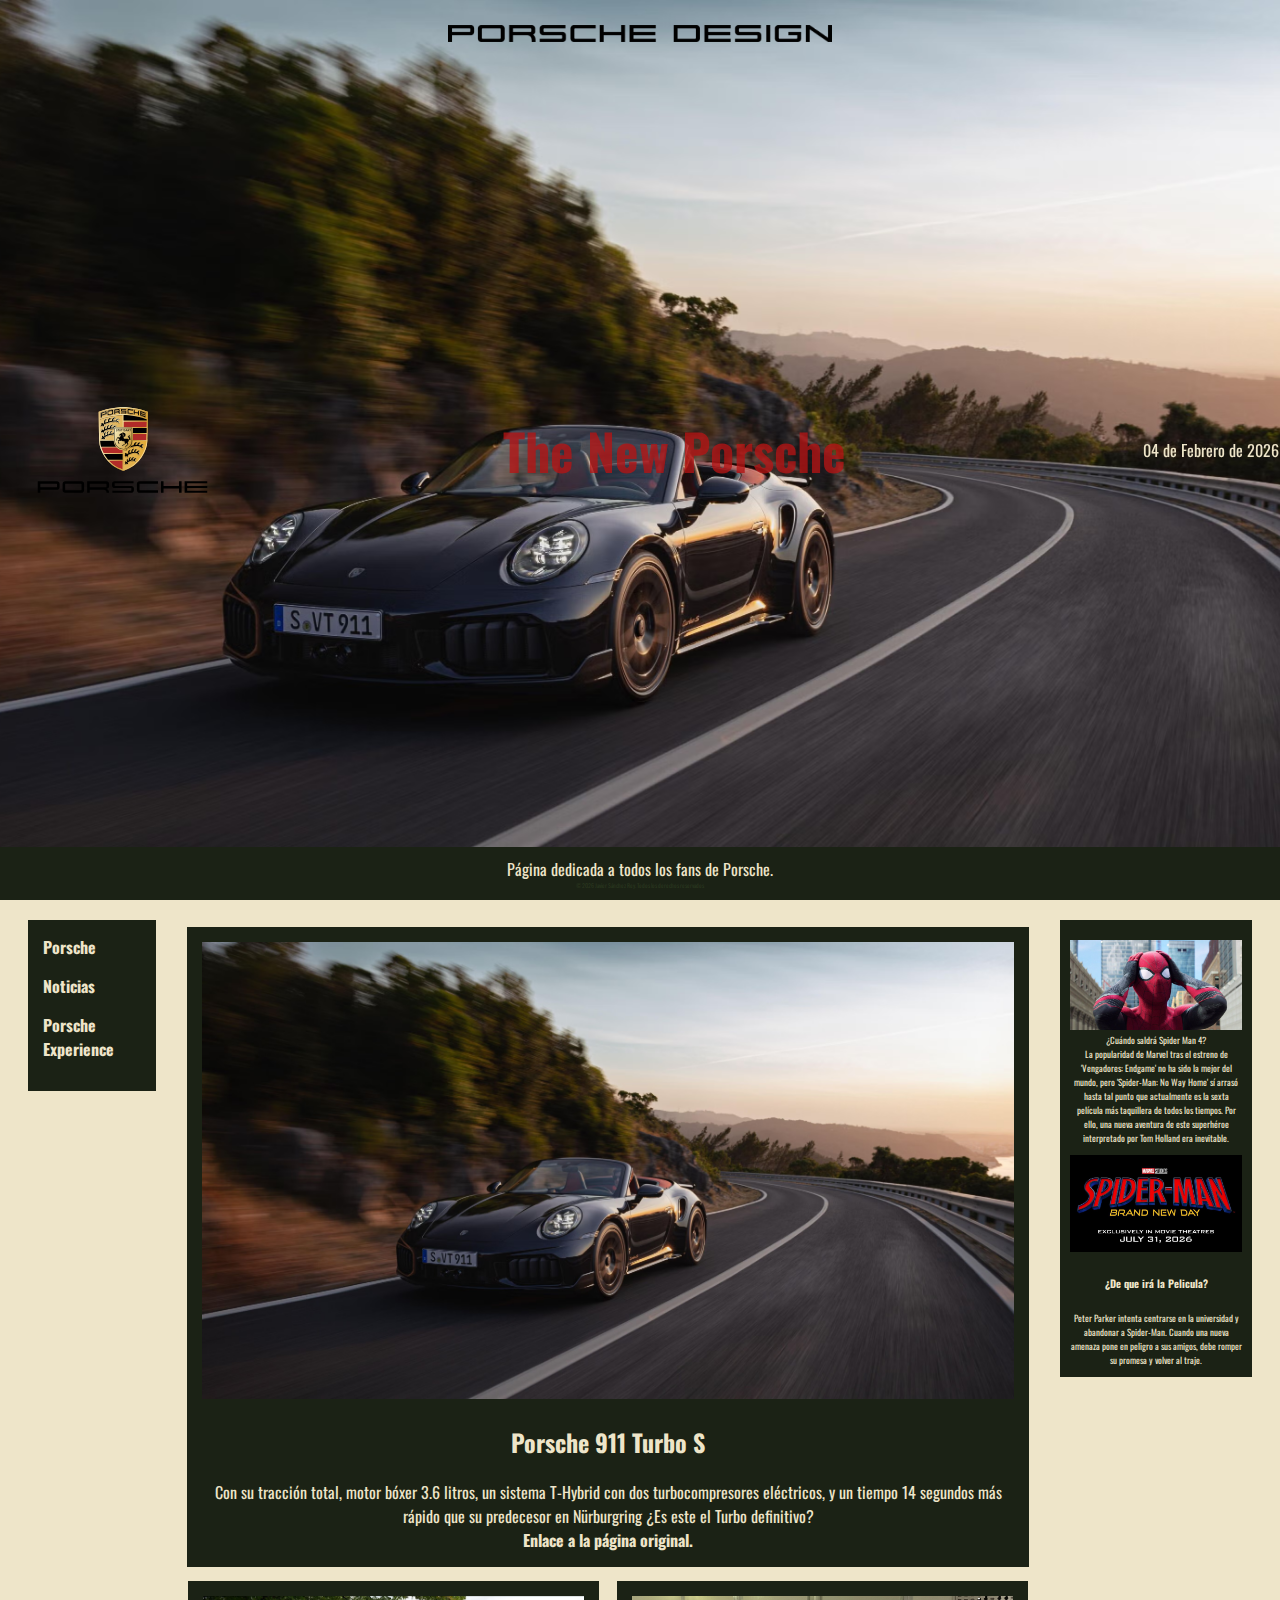
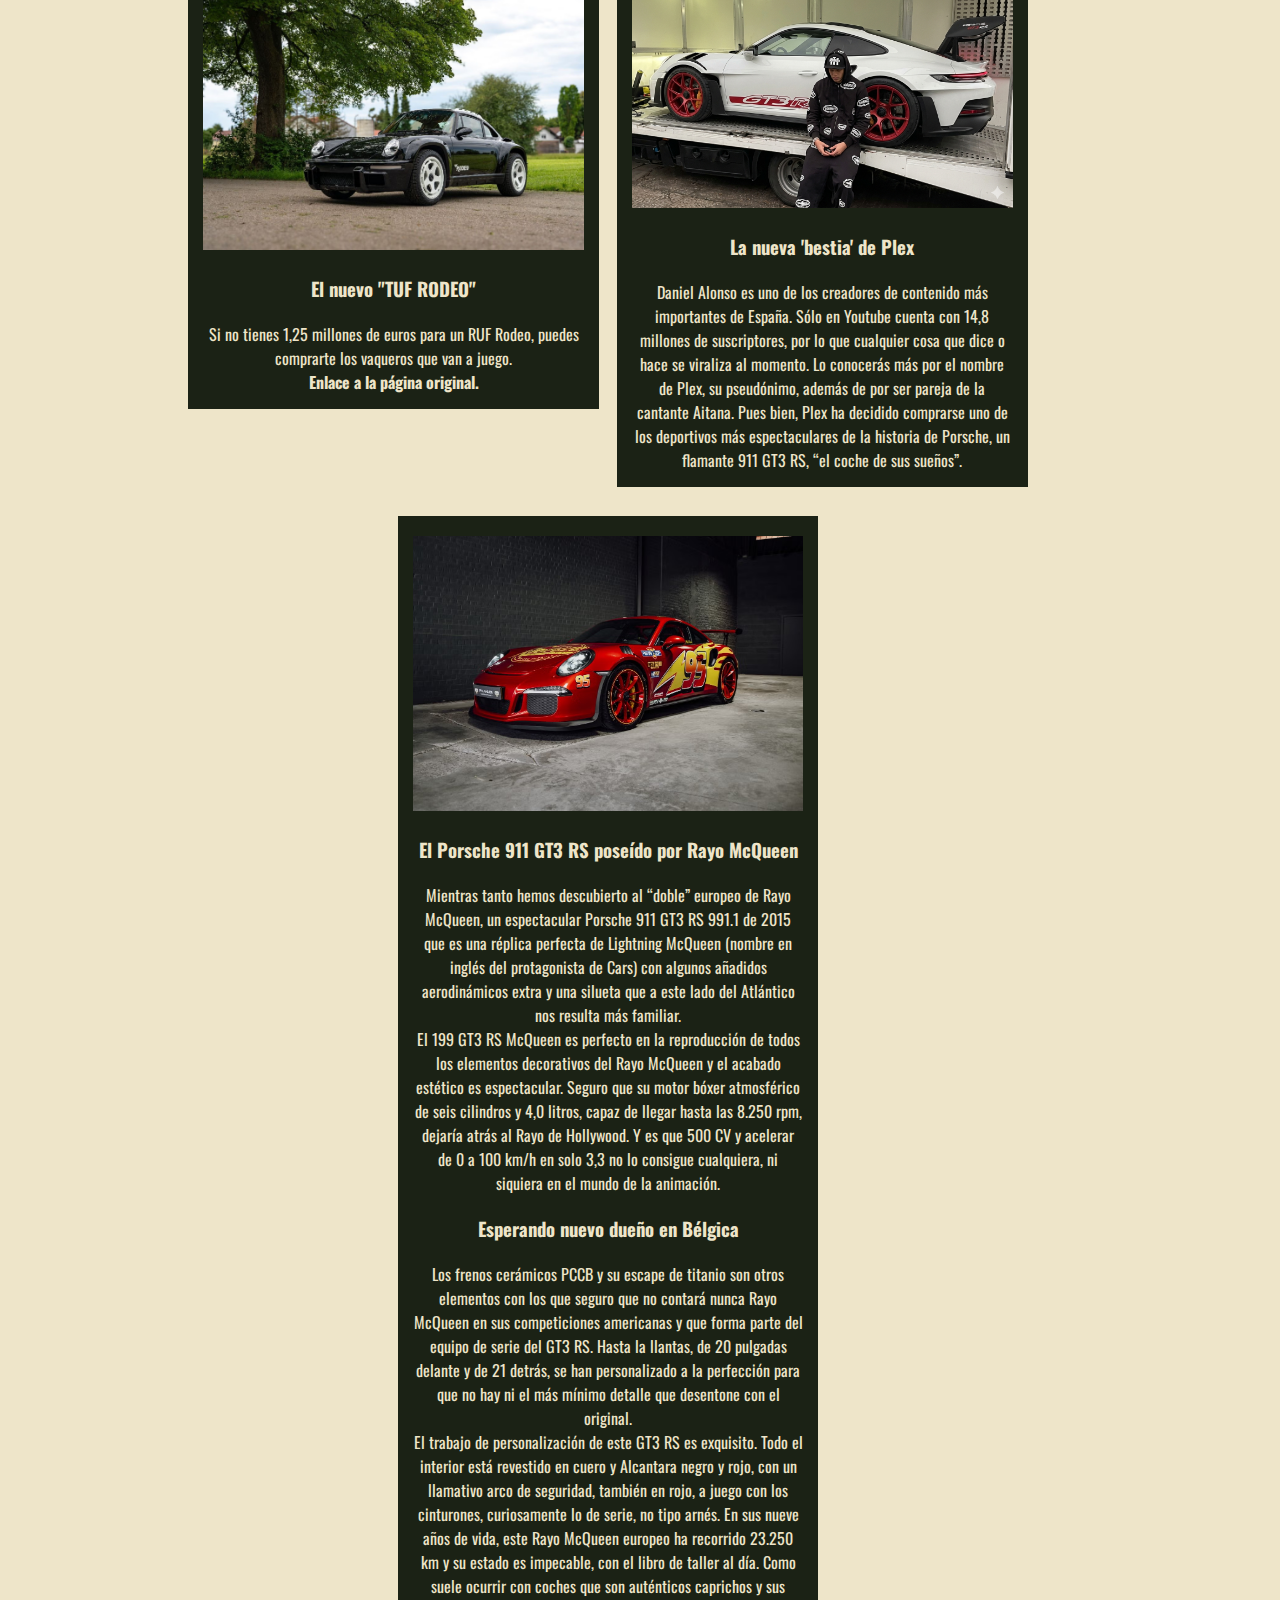
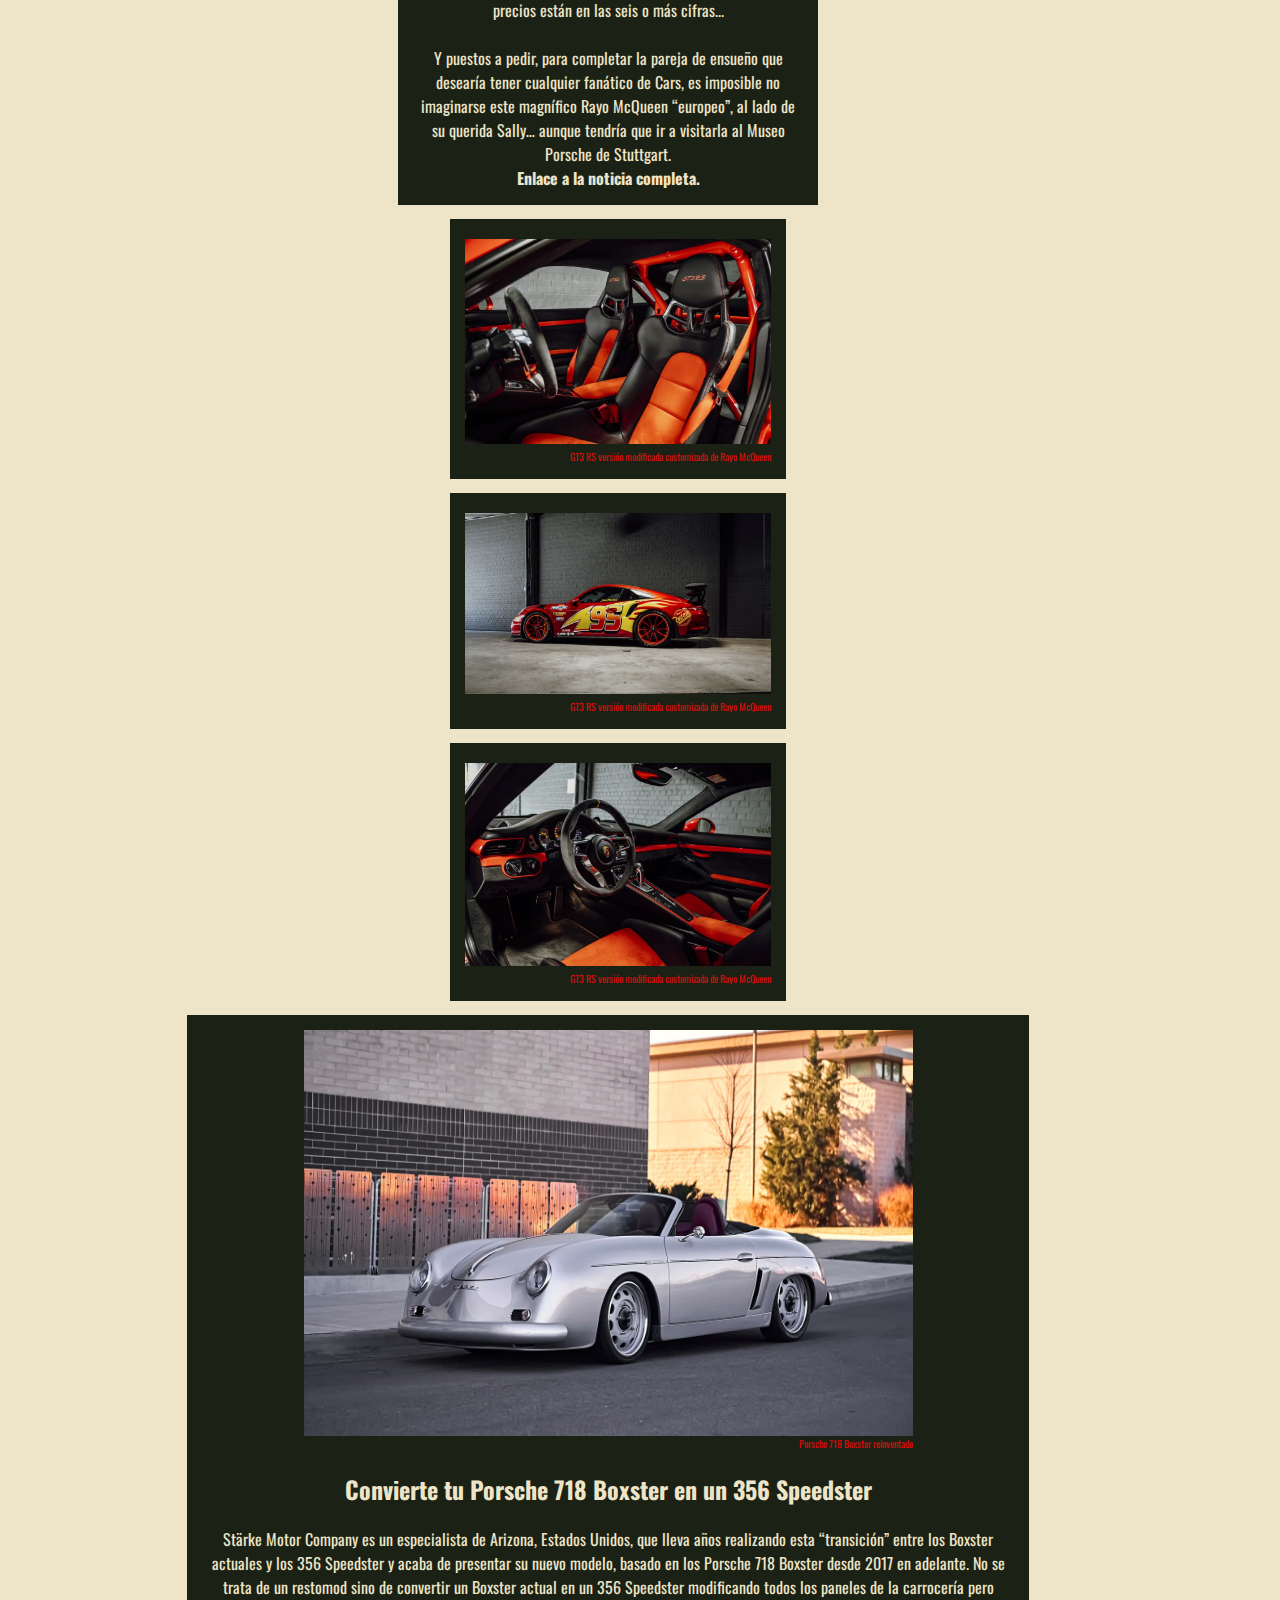
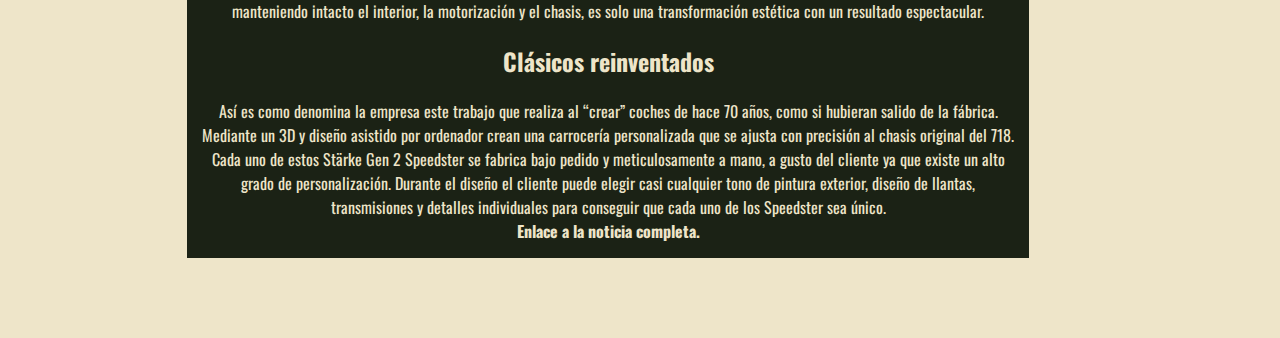
<file: Ejercicio_Porsche/Ejercicio_Porsche/pags/noticias.html>
<!DOCTYPE html>
<html lang="es">
<head>
  <meta charset="UTF-8">
  
  <title>Porsche Notices</title>
  
  <link rel="stylesheet" href="../styles/styles.css">

  <meta name="description" content="Página dedicada a todos los fans de Porsche">

  <link rel="shortcut icon" href="../img/porsche-2.svg" type="image/x-icon">
  <link href="https://fonts.googleapis.com/css2?family=Oswald:wght@200..700&display=swap" rel="stylesheet">

</head>
<body>

<header>
  <div class="sticky">
    <img src="../img/porsche-logo.svg" alt="Logo">
    <h1>The New Porsche</h1>
    <p>04 de Febrero de 2026</p>
  </div>
</header>

    <div class="posicionamiento-titulo">  
        <a href="index.html">
            <img src="../img/Porshce Design.png" alt="Logo">
      </a>
    </div>

<nav>
    <ul>
      <li><a href="index.html"> Porsche </a></li>
      <li><a href="#"> Noticias </a></li>
      <li><a href="formulario.html"> Porsche Experience </a></li>
    </ul>
</nav>


<main class="container">

    <article class="noticia">
      <img src="../img/foto principal.avif" alt="El porsche 911 Turbo S 2026">
      <h2> Porsche 911 Turbo S </h2>
      <p>Con su tracción total, motor bóxer 3.6 litros, un sistema T-Hybrid con dos turbocompresores eléctricos, y un tiempo 14 segundos más rápido que su predecesor en Nürburgring ¿Es este el Turbo definitivo?</p>
      <a href="https://www.caranddriver.com/es/coches/novedades/a65945990/porsche-911-turbo-2026/" target="_blank"> Enlace a la página original.</a>
    </article>


    <section class="dos-noticias" id="Coches">
      <article class="noticia">
        <img src="../img/Porsche rodeo.avif" alt="Noticia Tuf Rodeo">
        <h3>El nuevo "TUF RODEO"</h3>
        <p>Si no tienes 1,25 millones de euros para un RUF Rodeo, puedes comprarte los vaqueros que van a juego. 

        </p>
        <a href="https://www.caranddriver.com/es/coches/planeta-motor/a65803265/si-no-tienes-125-millones-de-euros-para-un-ruf-rodeo-puedes-comprarte-los-vaqueros-que-van-a-juego/" target="_blank"> Enlace a la página original. </a>
      </article>


      <article class="noticia">
        <a href="https://youtu.be/hAEOryYZ4Oc?si=ddS0qnbjC2RUB7XA" target="_blank"> <img src="../img/plex.png" alt="La nueva 'bestia' de Plex"> </a>
        <h3> La nueva 'bestia' de Plex </h3>
        <p> Daniel Alonso es uno de los creadores de contenido más importantes de España. Sólo en Youtube cuenta con 14,8 millones de suscriptores, por lo que cualquier cosa que dice o hace se viraliza al momento. Lo conocerás más por el nombre de Plex, su pseudónimo, además de por ser pareja de la cantante Aitana. Pues bien, Plex ha decidido comprarse uno de los deportivos más espectaculares de la historia de Porsche, un flamante 911 GT3 RS, “el coche de sus sueños”. </p>
      </article>
    </section>

    <section class="bloque-final" id="RayoMcQueen">

      <article class="noticia">
        <img src="../img/rayo Macqueen 1.avif" alt="Noticia_Porsche_McQueen">
        
        <h3>El Porsche 911 GT3 RS poseído por Rayo McQueen</h3>
        <p>Mientras tanto hemos descubierto al “doble” europeo de Rayo McQueen, un espectacular Porsche 911 GT3 RS 991.1 de 2015 que es una réplica perfecta de Lightning McQueen (nombre en inglés del protagonista de Cars) con algunos añadidos aerodinámicos extra y una silueta que a este lado del Atlántico nos resulta más familiar. <br>

        El 199 GT3 RS McQueen es perfecto en la reproducción de todos los elementos decorativos del Rayo McQueen y el acabado estético es espectacular. Seguro que su motor bóxer atmosférico de seis cilindros y 4,0 litros, capaz de llegar hasta las 8.250 rpm, dejaría atrás al Rayo de Hollywood. Y es que 500 CV y acelerar de 0 a 100 km/h en solo 3,3 no lo consigue cualquiera, ni siquiera en el mundo de la animación.
        </p>

        <h3> Esperando nuevo dueño en Bélgica </h3>

        <p>
          Los frenos cerámicos PCCB y su escape de titanio son otros elementos con los que seguro que no contará nunca Rayo McQueen en sus competiciones americanas y que forma parte del equipo de serie del GT3 RS. Hasta la llantas, de 20 pulgadas delante y de 21 detrás, se han personalizado a la perfección para que no hay ni el más mínimo detalle que desentone con el original. <br>

          El trabajo de personalización de este GT3 RS es exquisito. Todo el interior está revestido en cuero y Alcantara negro y rojo, con un llamativo arco de seguridad, también en rojo, a juego con los cinturones, curiosamente lo de serie, no tipo arnés. En sus nueve años de vida, este Rayo McQueen europeo ha recorrido 23.250 km y su estado es impecable, con el libro de taller al día.
          Como suele ocurrir con coches que son auténticos caprichos y sus precios están en las seis o más cifras... <br>
<br>
          Y puestos a pedir, para completar la pareja de ensueño que desearía tener cualquier fanático de Cars, es imposible no imaginarse este magnífico Rayo McQueen “europeo”, al lado de su querida Sally… aunque tendría que ir a visitarla al Museo Porsche de Stuttgart.
        </p>

        <a href="https://www.caranddriver.com/es/estilo-de-vida/a61905389/porsche-911-gt3-rayo-mcqueen/" target="_blank"> Enlace a la noticia completa.</a>
      </article>

      <div class="derecha">
        <article class="noticia">
          <img src="../img/rayo Macqueen 2.avif" alt="GT3 versión RayoMcQueen" >
            <figcaption>GT3 RS versión modificada customizada de Rayo McQueen</figcaption>
          
        </article>
        
        <article class="noticia">
          <img src="../img/rayo Macqueen 3.avif" alt="GT3 versión RayoMcQueen" >
            <figcaption>GT3 RS versión modificada customizada de Rayo McQueen</figcaption>
          
        </article>

        <article class="noticia">
          <img src="../img/rayo Macqueen 4.avif" alt="GT3 versión RayoMcQueen">
            <figcaption>GT3 RS versión modificada customizada de Rayo McQueen</figcaption>
        </article>
      </div>

    </section>

 <article class="noticia">
  
      <div class="carrusel">
        <div class="deslizar">
          <img src="../img/carrusel 1 coche.avif" alt="Porsche 718 Boxster reinventado">
          <img src="../img/carrusel 2 coche.avif" alt="Porsche 718 Boxster reinventado">
          <img src="../img/carrusel 3 coche interior.avif" alt="Porsche 718 Boxster reinventado">
          <img src="../img/carrusel 4 coche culo.avif" alt="Porsche 718 Boxster reinventado">
        </div>
        <figcaption> Porsche 718 Boxster reinventado </figcaption>
      </div>
  
      <h2> Convierte tu Porsche 718 Boxster en un 356 Speedster </h2>
      <p>
        Stärke Motor Company es un especialista de Arizona, Estados Unidos, que lleva años realizando esta “transición” entre los Boxster actuales y los 356 Speedster y acaba de presentar su nuevo modelo, basado en los Porsche 718 Boxster desde 2017 en adelante. No se trata de un restomod sino de convertir un Boxster actual en un 356 Speedster modificando todos los paneles de la carrocería pero manteniendo intacto el interior, la motorización y el chasis, es solo una transformación estética con un resultado espectacular.
      </p>

      <h2> Clásicos reinventados </h2>
      <p> Así es como denomina la empresa este trabajo que realiza al “crear” coches de hace 70 años, como si hubieran salido de la fábrica. Mediante un 3D y diseño asistido por ordenador crean una carrocería personalizada que se ajusta con precisión al chasis original del 718. Cada uno de estos Stärke Gen 2 Speedster se fabrica bajo pedido y meticulosamente a mano, a gusto del cliente ya que existe un alto grado de personalización. Durante el diseño el cliente puede elegir casi cualquier tono de pintura exterior, diseño de llantas, transmisiones y detalles individuales para conseguir que cada uno de los Speedster sea único.  </p>
<a href="https://www.caranddriver.com/es/coches/planeta-motor/a70211419convierte-tu-porsche-718-boxster-en-un-356-speedster-glamour-de-los-50-y-tecnologia-actual/" target="_blank"> Enlace a la noticia completa.</a>
    </article>

</main>

<aside>
    <img src="../img/spiderMan publi.jpeg" alt="spiderMan_Publi">
    <p>¿Cuándo saldrá Spider Man 4?</p>

    <p> La popularidad de Marvel tras el estreno de 'Vengadores: Endgame' no ha sido la mejor del mundo, pero 'Spider-Man: No Way Home' sí arrasó hasta tal punto que actualmente es la sexta película más taquillera de todos los tiempos. Por ello, una nueva aventura de este superhéroe interpretado por Tom Holland era inevitable. </p>

    <a href="https://www.espinof.com/todo-lo-que-sabemos/spider-man-4-fecha-estreno-trailer-reparto-todo-que-sabemos-pelicula-marvel-tom-holland" target="_blank">
        <img src="../img/spiderMan publi 2.jpeg" alt="spiderMan_Publi">
    </a>
    
    <h3> ¿De que irá la Pelicula? </h3>
    <p> Peter Parker intenta centrarse en la universidad y abandonar a Spider-Man. Cuando una nueva amenaza pone en peligro a sus amigos, debe romper su promesa y volver al traje. </p>
  </aside>

  <footer>
    <p> Página dedicada a todos los fans de Porsche. </p>
    <p class="derechos_reservados"> © 2026 Javier Sánchez Rey. Todos los derechos reservados</p>
  </footer>
</body>
</html>
</file>
<file: Ejercicio4/styles/styles.css>
* {
      box-sizing: border-box;
      margin: 0;
      padding: 0;
      
        font-family: "Oswald", sans-serif;
        font-optical-sizing: auto;
        font-style: normal;
    }

    body {
      background-color: #eee5c9;
      text-align: center;

      align-items: top;
    }

  /** header **/
    header {
      text-align: center;

      background-image: url('../img/porsche-911-turbo-s-2026-8-68be9ce6d2203.avif');
        background-size: cover;   
        background-repeat: no-repeat;
        background-position: center;
        background-attachment: fixed;

        padding: 350px 0px;
    }

    header img, header h1, header p {
      display: inline-block;
      vertical-align: middle;
    }

    header img {
      width: 19%;
    }

    header h1 {
      font-size: 50px;

      color: #b61414c4;
      margin-left: 22%; 
      margin-right: 28%;
    }

    header p{
        margin: 0px;
    }

    header .sticky {
      position: sticky;
      width: 100%;

      padding: 15px 0;
      
    }

    header.sticky img {
        width: 60px;
    }

    header.sticky h1 {
      font-size: 20px;
      margin: 0 20px;
    }

    header.sticky p {
      font-size: 12px;
    }

    /********** Container ************/
    .container {
      display: inline-block;

      vertical-align: top;

      width: 70%;

      padding: 20px;
      
      margin: 0 auto;
    }

    .container a{  
    text-decoration: none;

    margin-top: 5px;
    
    color: #eee5c9;

    font-weight: bold;
    }

    /*********** Nav***/
    nav {
      display: inline-block;
      width: 10%;

      vertical-align: top;

      text-align: left;

      padding: 15px;

      margin-top: 20px;

      height: fit-content;
    }

    nav ul {
      list-style: none;
    }

    nav ul li {
      margin-bottom: 15px;
    }

    nav ul li a {
      text-decoration: none;
      color: #eee5c9;
      font-weight: bold;
    }

    nav a:hover{
        border: #eee5c9 1px dotted;
        padding: 1px;
    }

/******** Aside******/
    aside {
      display: inline-block;
      width: 15%;

      vertical-align: top;
      margin-top: 20px;

      padding: 10px;

      height: fit-content;

      text-align: center;

      font-size: 9px;
    }

    aside img {
      width: 100%;
      margin-top: 10px;
    }
 

    /**************** Seccion Principal *********/
    main {
      display: block;
    }

    /**************** Primera Noticia *********/

    .noticia {
      display: inline-block;

      padding: 15px;

      margin: 7px;
    }

    .noticia h2, h3{
        text-align: center;
        padding: 20px 0px;
    }

    .noticia h2,h3, figcaption ,p{
        color: #eee5c9;
    }

    .noticia img {
      width: 100%;
    }

    .noticia a:hover{
        border: #eee5c9 1px dotted;
        padding: 1px;
    }

    .noticia figcaption{
      font-size: 10px;
      color: #f30b0bdc;
      text-align: right;
    }

/**************** Segunda Noticia *********/

    .dos-noticias {
      width: 100%;
    }
    
    .dos-noticias .noticia{
      width: 48%;
      vertical-align: top;

      box-sizing: border-box;
    }

 /**************** Tercera Noticia *********/
  
    .bloque-final .noticia{
      display: inline-block;
      
      width: 49%;

    }

    .derecha{
      display: inline-block;
      width: 49%;
    }

    .derecha .noticia{
      width: 99%;

    }




    /*** footer ***/
footer{
  background-color: #1b2215;
  padding: 10px 0px;

    position:  sticky;
      bottom: 0px;
}

.derechos_reservados{
  color: #36472691;
  font-size: 6px;
}




    /*************************** Elementos repetidos */
nav, aside, .noticia{
  background-color: #1b2215;
}

nav, aside{
    position: sticky;
      top: 20px;
}

  /*************************** Elementos repetidos */


  header img:hover{

    background-image: url()

  }
</file>
<file: Ejercicio_Porsche/styles/indexStyles.css>
/** header **/
    header {
      height: 100vh;

      background-image: url('../img/historia\ Porsche\ 911.jpg');
        background-size: cover;
        background-repeat: no-repeat;
        background-position: center;
    } 

    /** Primera seccions**/

    .container {
      display: inline-block;

      vertical-align: top;

      width: 70%;

      padding: 20px;
      
      margin: 0 auto;
    }

    .container a{  
    text-decoration: none;

    margin-top: 5px;
    
    color: #eee5c9;

    font-weight: bold;
    }


    /** Segunda seccion **/

    .segunda-seccion .noticia{
      display: inline-block;
    
      width: 49%;
    }

    .segunda-seccion .derecha {
      display: inline-block;
      width: 49%;

      vertical-align: top;
        padding-top: 5%;
    }

    .derecha .noticia{
      width: 99%;
    }

    .segunda-seccion .derecha p , .segunda-seccion .derecha h3, .segunda-seccion .derecha a{
        color: #1b2215;
    }

    /** Tercera seccion **/

    .bloque-final{
      padding-top: 20px;

    }

    .bloque-final .noticia{
      display: inline-block;
      
      width: 49%;
    }

    .derecha{
      display: inline-block;
        width: 49%;
            padding-left: 50px;
    }

    .derecha .noticia{
      width: 98%;
    }


  /** Noticias **/
 .noticia {
      display: inline-block;

      padding: 15px;

      margin: 7px;
    }

    .noticia h2, h3{
        text-align: center;
        padding: 20px 0px;
    }

    .noticia img {
      width: 100%;
    }

    .noticia a:hover{
        border: #eee5c9 1px dotted;
        padding: 1px;
    }

    .noticia figcaption{
      font-size: 10px;
      color: #f30b0bdc;
      text-align: right;
    }

      /*************************** Elementos repetidos */
    .noticia h2,h3, p{
        color: #eee5c9;
    }
  /*************************** Elementos repetidos */
</file>
<file: Ejercicio_Porsche/styles/stylesRepetidos.css>
* {
    box-sizing: border-box;
    margin: 0;
    padding: 0;
      
    font-family: "Oswald", sans-serif;
    font-optical-sizing: auto;
    font-style: normal;
}

body {
    background-color: #eee5c9;
    text-align: center;

    align-items: top;
}

        /**header**/
.posicionamiento-titulo a{
    display: flex;

    align-items: center;
    justify-content: center;
}

.posicionamiento-titulo img{
    position: fixed;
    top: 25px;
    z-index: 1000;

    width: 30%;
    }


     /*********** Nav***/
    nav {
      display: inline-block;
      width: 10%;

      vertical-align: top;

      text-align: left;

      padding: 15px;

      margin-top: 20px;

      height: fit-content;

        animation: deslizIzquierda 7s ease-out forwards;
}

@keyframes deslizIzquierda {
    from {
        transform: translateX(-200%);
    }
    to {
        transform: translateX(0);
    }
}

    nav ul {
      list-style: none;
    }

    nav ul li {
      margin-bottom: 15px;
    }

    nav ul li a {
      text-decoration: none;
      color: #eee5c9;
      font-weight: bold;
    }

    nav a:hover{
        border: #eee5c9 1px dotted;
        padding: 1px;
    }

/******** Aside******/
    aside {
      display: inline-block;
      width: 15%;

      vertical-align: top;
      margin-top: 20px;

      padding: 10px;

      height: fit-content;

      text-align: center;

      font-size: 9px;

    animation: deslizDerecha 7s ease-out forwards;
}

@keyframes deslizDerecha {
    from {
        transform: translateX(200%);
    }
    to {
        transform: translateX(0);
    }
}

    aside img {
      width: 100%;
      margin-top: 10px;
    }


     nav, aside, .noticia{
        background-color: #1b2215;
    }

    nav, aside{
        position: sticky;
        top: 20px;
    }

/*** animacion img ***/
    .derecha .noticia img:hover {
      transform: scale(1.2);
    }

        /*** footer ***/
footer{
  background-color: #1b2215;
    color: #eee5c9;
  padding: 10px 0px;

    position:  sticky;
      bottom: 0px;
}

.derechos_reservados{
  color: #36472691;
  font-size: 6px;
}

     /**************** Boton *********/
    .boton-pagina-principal{
      text-align: right;

            position:  sticky;
          bottom: 55px;
    }

    .boton-pagina-principal a{
      text-decoration: none;
    }

    .boton-pagina-principal img{
      width: 7%;
      margin-bottom: -45px;
    }

    .boton-pagina-principal figcaption{
      font-size: 8px;
      color: #f30b0bdc;

        margin-right: 25px;
        margin-bottom: 10px;
    }
</file>
<file: Ejercicio_Porsche/Ejercicio_Porsche/styles/indexStyles.css>
* {
      box-sizing: border-box;
      margin: 0;
      padding: 0;
      
        font-family: "Oswald", sans-serif;
        font-optical-sizing: auto;
        font-style: normal;
    }

    body {
      background-color: #eee5c9;
      text-align: center;

      align-items: top;
    }

  /** header **/
    header {
      height: 100vh;

      background-image: url('../img/historia\ Porsche\ 911.jpg');
        background-size: cover;
        background-repeat: no-repeat;
        background-position: center;
    } 

    .posicionamiento-titulo a{
        display: flex;

        align-items: center;
        justify-content: center;
    }

    .posicionamiento-titulo img{
      position: fixed;
      top: 25px;
      z-index: 1000;

      width: 30%;
    }

    /** Primera seccions**/

    .container {
      display: inline-block;

      vertical-align: top;

      width: 70%;

      padding: 20px;
      
      margin: 0 auto;
    }

    .container a{  
    text-decoration: none;

    margin-top: 5px;
    
    color: #eee5c9;

    font-weight: bold;
    }


    /** Segunda seccion **/

    .segunda-seccion .noticia{
      display: inline-block;
    
      width: 49%;
    }

    .segunda-seccion .derecha {
      display: inline-block;
      width: 49%;

      vertical-align: top;
        padding-top: 5%;
    }

    .derecha .noticia{
      width: 99%;
    }

    .segunda-seccion .derecha p , .segunda-seccion .derecha h3, .segunda-seccion .derecha a{
        color: #1b2215;
    }

    /** Tercera seccion **/

    .bloque-final{
      padding-top: 20px;

    }

    .bloque-final .noticia{
      display: inline-block;
      
      width: 49%;
    }

    .derecha{
      display: inline-block;
        width: 49%;
            padding-left: 50px;
    }

    .derecha .noticia{
      width: 98%;
    }

    /*********** Nav***/
    nav {
      display: inline-block;
      width: 10%;

      vertical-align: top;

      text-align: left;

      padding: 15px;

      margin-top: 20px;

      height: fit-content;
    }

    nav ul {
      list-style: none;
    }

    nav ul li {
      margin-bottom: 15px;
    }

    nav ul li a {
      text-decoration: none;
      color: #eee5c9;
      font-weight: bold;
    }

    nav a:hover{
        border: #eee5c9 1px dotted;
        padding: 1px;
    }

/******** Aside******/
    aside {
      display: inline-block;
      width: 15%;

      vertical-align: top;
      margin-top: 20px;

      padding: 10px;

      height: fit-content;

      text-align: center;

      font-size: 9px;
    }

    aside img {
      width: 100%;
      margin-top: 10px;
    }
 
 .noticia {
      display: inline-block;

      padding: 15px;

      margin: 7px;
    }

    .noticia h2, h3{
        text-align: center;
        padding: 20px 0px;
    }

    .noticia img {
      width: 100%;
    }

    .noticia a:hover{
        border: #eee5c9 1px dotted;
        padding: 1px;
    }

    .noticia figcaption{
      font-size: 10px;
      color: #f30b0bdc;
      text-align: right;
    }


    /*** footer ***/
    footer{
      background-color: #1b2215;
      padding: 10px 0px;

        position:  sticky;
          bottom: 0px;
    }

    .derechos_reservados{
      color: #36472691;
      font-size: 6px;
    }

      /*************************** Elementos repetidos */
    .noticia h2,h3, p{
        color: #eee5c9;
    }

     nav, aside, .noticia{
        background-color: #1b2215;
    }

    nav, aside{
        position: sticky;
        top: 20px;
    }

  /*************************** Elementos repetidos */
</file>
<file: Ejercicio_Porsche/styles/formularioStyles.css>
body {
        background-image:url("../img/historia\ Porsche\ 911.jpg");
            background-repeat: no-repeat;
            background-position: fixed;
            background-size: 100%;
    }

    .container{
    padding-top: 4%;
        padding-bottom: 2%;

        width:100%;
        height:100vh;
    }

/******* Seccion Izquierda ****/
    .izquierda{
        display:inline-block;
        
        width: 35%;
        height: 110%;

        background-image: url("../img/Porshce-Formulario.webp");
            background-size: 100%;
            background-repeat: no-repeat;
        
        vertical-align: top;
        
        text-align: center;
            color: #fff;

        margin-right: 12%;
        

        border-radius: 10px;
    }

    .texto-izquierda{
        font-size: 45px;
            font-weight: bold;

        text-align: center;

        padding-top: 50%;
    }

    .izquierda .texto-izquierda p:hover {
      transform: scale(1.2);
        text-shadow: 5px 5px 10px rgba(0,0,0,0.5)
    }

/******* Seccion Derecha ****/
    .derecha{
        display: inline-block;

        width: 50%;
        height: 110%;

        background-color: #1e6b6b36;

        vertical-align: top;

        padding: 50px;

        color: #fff;

        border-radius: 10px;
    }

    .contenedor-formulario{
        width:700px;

        margin: 0 auto;
    }

    h2{
        margin-bottom:25px;
        color: #f30b0bdc;
    }

    .fila{
        margin-bottom: 25px;
    }

    .mitad{
        display:inline-block;
        width: 47%;
    }

    .mitad:first-child{
        margin-right: 4%;
    }

    .fila-completa{
        display:block;
        width:100%;
    }


    input, select{
        width:100%;
        
        padding:10px;
        
        border:none;
        border-radius:4px;
        
        font-size:14px;
    }

/******* Aficiones ****/
    .grupo-aficiones{
        margin-top:5px;
    }

    .grupo-aficiones input{
        width: auto;
        margin-right: 5px;
    }

/******* Botones ****/
    .botones{
        margin-top: 20px;
    }

    button{
        padding: 10px 20px;

        border: none;
            border-radius: 4px;

        cursor: pointer;

        margin-right: 10px;

        font-weight: bold;
    }

    button[type="submit"]{
        background:#fff;
            color:#f30b0bdc;
    }

    button[type="reset"]{
        background:#f30b0bdc;
            color:#fff;
    }

    button[type="button"]{
        background:#fff;
            color:#f30b0bdc;
    }

        button[type="submit"]:hover, button[type="button"]:hover{
            background:#f30b0bdc;
                color:#fff;
        }

        button[type="reset"]:hover{
            background:#fff;
                color:#f30b0bdc;
        }

    
    footer{
        margin-top: 5%;
    }
</file>
<file: Ejercicio_Porsche/styles/styles.css>
/** header **/
   header {
      position: relative;
      height: 100vh;

      display: flex;
      align-items: center;
      justify-content: center;

      gap: 30px;
      overflow: hidden;
    }
    
   .contenido-header img {
      width: 50%;
    }

    .contenido-header h1 {
      font-size: 50px;
      color: #b61414c4;
      margin: 0px;
    }

    /********** video Header ************/
    .contenedor-video {
      position: absolute;
        top: 0;
        left: 0;

      width: 100%;
        z-index: -1;
    }

    .contenedor-video video {
      width: 100%;
    }

    /********** Container ************/
    .container {
      display: inline-block;

      vertical-align: top;

      width: 70%;

      padding: 20px;
      
      margin: 0 auto;
    }

    .container a{  
    text-decoration: none;

    margin-top: 5px;
    
    color: #eee5c9;

    font-weight: bold;
    }
 
    /**************** Seccion Principal *********/
    main {
      display: block;
    }

    /**************** Primera Noticia *********/

    .noticia {
      display: inline-block;

      padding: 15px;

      margin: 7px;
    }

    .noticia h2, h3{
        text-align: center;
        padding: 20px 0px;
    }

    .noticia h2,h3, figcaption ,p{
        color: #eee5c9;
    }

    .noticia img {
      width: 100%;
    }

    .noticia > a{
        padding-top: 15px;
    }

    .noticia a:hover{
        border: #eee5c9 1px dotted;
        padding: 1px;
    }

    .noticia figcaption{
      font-size: 10px;
      color: #f30b0bdc;
      text-align: right;
    }

/**************** Segunda Noticia *********/

    .dos-noticias {
      width: 100%;
    }
    
    .dos-noticias .noticia{
      width: 48%;
      vertical-align: top;

      box-sizing: border-box;
    }

 /**************** Tercera Noticia *********/
  
    .bloque-final{
      padding-top: 15px;

    }
    
    .bloque-final .noticia{
      display: inline-block;
        width: 49%;

        padding-top: 20px;
    }

    .derecha{
      display: inline-block;
        width: 49%;
        padding-left: 20px;
    }

    .derecha .noticia{
      width: 84%;
    }
</file>
<file: Ejercicio_Porsche/styles/stylesTabla.css>
body{
    background-image: url(../img/fondo\ Porsche.avif);
        background-repeat: no-repeat;
        background-size: 100%;
        background-position: fixed;
}

.tabla-section {
    padding: 9% 0%;
    
    color: white;
    
    text-align: center;
}

.tabla-section h2 {
    margin-bottom: 60px;
    
    color: #b61414;
}

table {
    width: 75%;

    margin: 0 auto;

    border-collapse: collapse;
        border-radius: 10px;
  
    background: #1a1a1a94;
}

thead {
    background: #b61414c4;
}

thead th {
    padding: 15px;
  
    font-size: 14px;
        letter-spacing: 1px;
}

tbody td {
    padding: 15px;
    
    border-bottom: 1px solid #333;
}

tbody tr:hover {
    background: #b6141426;
}

tbody tr:last-child td {
    border-bottom: none;
}
</file>
<file: Ejercicio_Porsche/Ejercicio_Porsche/styles/formularioStyles.css>
* {
      box-sizing: border-box;
      margin: 0;
      padding: 0;
      
        font-family: "Oswald", sans-serif;
        font-optical-sizing: auto;
        font-style: normal;
    }
    
    body {
        background-color: #eee5c9;
        text-align: center;

        align-items: top;

        background-image:url("../img/historia\ Porsche\ 911.jpg");
            background-repeat: no-repeat;
            background-position: fixed;
            background-size: 100%;
    }

    .posicionamiento-titulo a{
        display: flex;

        align-items: center;
        justify-content: center;
    }

    .posicionamiento-titulo img{
      position: fixed;
      top: 25px;
      z-index: 1000;

      width: 30%;
    }

    .container{
    padding-top: 4%;
        padding-bottom: 2%;

        width:100%;
        height:100vh;
    }

/******* Seccion Izquierda ****/
    .izquierda{
        display:inline-block;
        
        width: 35%;
        height: 100%;

        background-image: url("../img/Porshce-Formulario.webp");
            background-size: 100%;
            background-repeat: no-repeat;
        
        vertical-align: top;
        
        text-align: center;
            color: #fff;

        margin-right: 12%;

        border-radius: 10px;
    }

    .izquierda img{
        width: 80%;
    }

    .texto-izquierda{
        font-size: 45px;
            font-weight: bold;

        text-align: center;

        padding-top: 50%;
    }

/******* Seccion Derecha ****/
    .derecha{
        display: inline-block;

        width: 50%;
        height: 100%;

        background-color: #1e6b6b36;

        vertical-align: top;

        padding: 50px;

        color: #fff;

        border-radius: 10px;
    }

    .contenedor-formulario{
        max-width:700px;

        margin:auto;
    }

    h2{
        margin-bottom:25px;
        color: #f30b0bdc;
    }

    .fila{
        margin-bottom: 25px;
    }

    .mitad{
        display:inline-block;
        width: 47%;
    }

    .mitad:first-child{
        margin-right: 4%;
    }

    .fila-completa{
        display:block;
        width:100%;
    }


    input, select{
        width:100%;
        
        padding:10px;
        
        border:none;
        border-radius:4px;
        
        font-size:14px;
    }

/******* Aficiones ****/
    .grupo-aficiones{
        margin-top:10px;
    }

    .grupo-aficiones input{
        width: auto;
        margin-right: 5px;
    }

/******* Botones ****/
    .botones{
        margin-top: 20px;
    }

    button{
        padding: 10px 20px;

        border: none;
            border-radius: 4px;

        cursor: pointer;

        margin-right: 10px;

        font-weight: bold;
    }

    button[type="submit"]{
        background:#fff;
            color:#f30b0bdc;
    }

    button[type="reset"]{
        background:#f30b0bdc;
            color:#fff;
    }

    button[type="button"]{
        background:#fff;
            color:#f30b0bdc;
    }

        button[type="submit"]:hover, button[type="button"]:hover{
            background:#f30b0bdc;
                color:#fff;
        }

        button[type="reset"]:hover{
            background:#fff;
                color:#f30b0bdc;
        }

            /*** footer ***/
    footer{
        background-color: #1b2215;

        padding: 10px 0px;

        position:  sticky;
            bottom: 0px;
    }

    .derechos_reservados{
    color: #36472691;
        font-size: 6px;
    }
</file>
<file: Ejercicio_Porsche/Ejercicio_Porsche/styles/styles.css>
* {
      box-sizing: border-box;
      margin: 0;
      padding: 0;
      
        font-family: "Oswald", sans-serif;
        font-optical-sizing: auto;
        font-style: normal;
    }

    body {
      background-color: #eee5c9;
      text-align: center;

      align-items: top;
    }

  /** header **/
    header {
      height: 100vh;

      display: flex;

      align-items: center;
      justify-content: center;
      text-align: center;

      background-image: url('../img/foto\ principal.avif');
        background-size: cover;
        background-repeat: no-repeat;
        background-position: center;
    } 

    header img {
      width: 19%;
      margin-right: 10%;
    }

    header h1 {
      font-size: 50px;

      color: #b61414c4;

      margin-right: 17%;
      margin-left: 4%;
    }

    header p{
        margin: 0px;
    }

    header .sticky {
      position: sticky;
      top: 0;
      z-index: 1000;

      display: flex;
      align-items: center;
      justify-content: center;

      gap: 80px;

      transition: all 0.3s ease;
    }

    .posicionamiento-titulo a{
        display: flex;

        align-items: center;
        justify-content: center;
    }

    .posicionamiento-titulo img{
      position: fixed;
      top: 25px;
      z-index: 1000;

      width: 30%;
    }

    /********** Container ************/
    .container {
      display: inline-block;

      vertical-align: top;

      width: 70%;

      padding: 20px;
      
      margin: 0 auto;
    }

    .container a{  
    text-decoration: none;

    margin-top: 5px;
    
    color: #eee5c9;

    font-weight: bold;
    }

    /*********** Nav***/
    nav {
      display: inline-block;
      width: 10%;

      vertical-align: top;

      text-align: left;

      padding: 15px;

      margin-top: 20px;

      height: fit-content;
    }

    nav ul {
      list-style: none;
    }

    nav ul li {
      margin-bottom: 15px;
    }

    nav ul li a {
      text-decoration: none;
      color: #eee5c9;
      font-weight: bold;
    }

    nav a:hover{
        border: #eee5c9 1px dotted;
        padding: 1px;
    }

/******** Aside******/
    aside {
      display: inline-block;
      width: 15%;

      vertical-align: top;
      margin-top: 20px;

      padding: 10px;

      height: fit-content;

      text-align: center;

      font-size: 9px;
    }

    aside img {
      width: 100%;
      margin-top: 10px;
    }
 
    /**************** Seccion Principal *********/
    main {
      display: block;
    }

    /**************** Primera Noticia *********/

    .noticia {
      display: inline-block;

      padding: 15px;

      margin: 7px;
    }

    .noticia h2, h3{
        text-align: center;
        padding: 20px 0px;
    }

    .noticia h2,h3, figcaption ,p{
        color: #eee5c9;
    }

    .noticia img {
      width: 100%;
    }

    .noticia > a{
        padding-top: 15px;
    }

    .noticia a:hover{
        border: #eee5c9 1px dotted;
        padding: 1px;
    }

    .noticia figcaption{
      font-size: 10px;
      color: #f30b0bdc;
      text-align: right;
    }

/**************** Segunda Noticia *********/

    .dos-noticias {
      width: 100%;
    }
    
    .dos-noticias .noticia{
      width: 48%;
      vertical-align: top;

      box-sizing: border-box;
    }

 /**************** Tercera Noticia *********/
  
    .bloque-final{
      padding-top: 15px;

    }
    
    .bloque-final .noticia{
      display: inline-block;
        width: 49%;

        padding-top: 20px;
    }

    .derecha{
      display: inline-block;
        width: 49%;
        padding-left: 20px;
    }

    .derecha .noticia{
      width: 84%;
    }

    /**************** Cuarta Noticia *********/
    .carrusel {
      width: 75%;
      overflow: hidden;
      margin: auto;
    }

    .deslizar {
      display: flex;
      scroll-snap-type: x mandatory;
      overflow-x: auto;
    }

    .deslizar img {
      width: 100%;
      flex-shrink: 0;
      scroll-snap-align: start;
    }

    /*** footer ***/
footer{
  background-color: #1b2215;
  padding: 10px 0px;

    position:  sticky;
      bottom: 0px;
}

.derechos_reservados{
  color: #36472691;
  font-size: 6px;
}

  /*************************** Elementos repetidos */
nav, aside, .noticia{
  background-color: #1b2215;
}

nav, aside{
    position: sticky;
      top: 20px;
}

  /*************************** Elementos repetidos */


  /************************************************/
</file>
